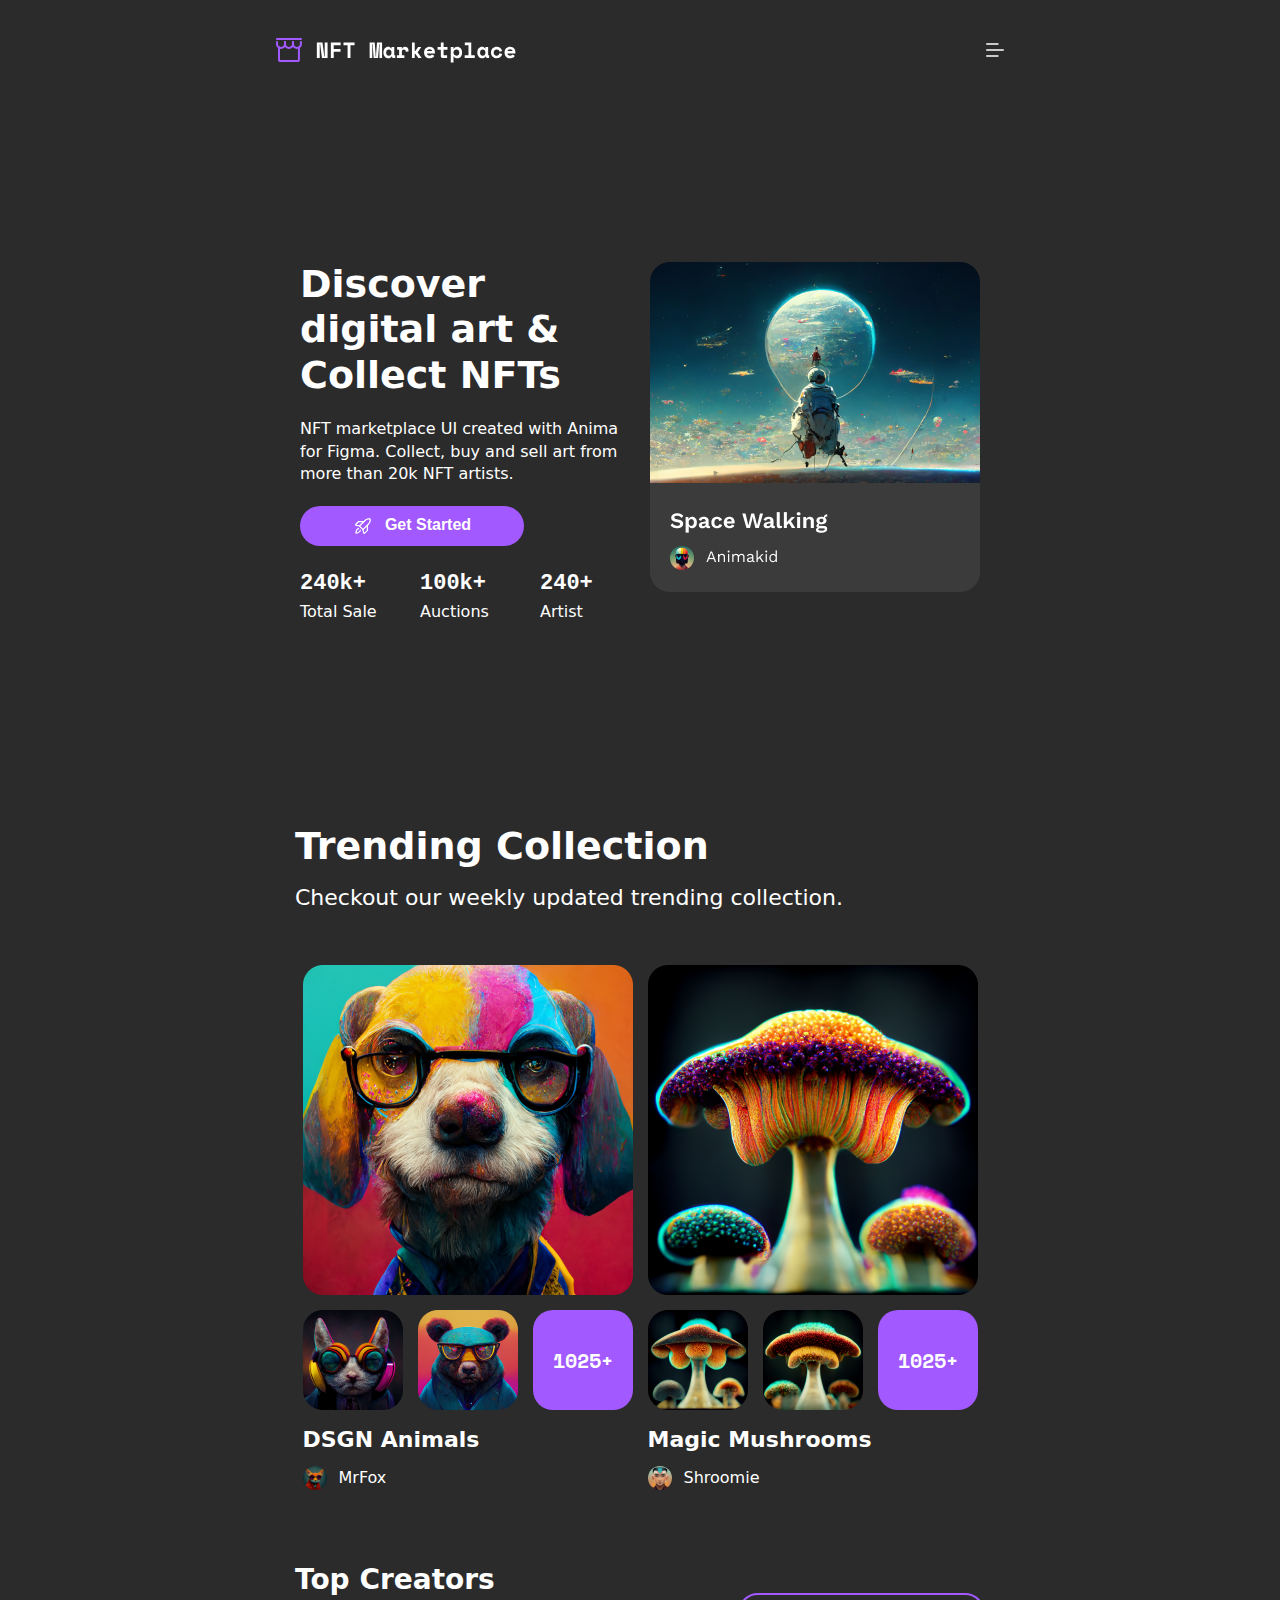
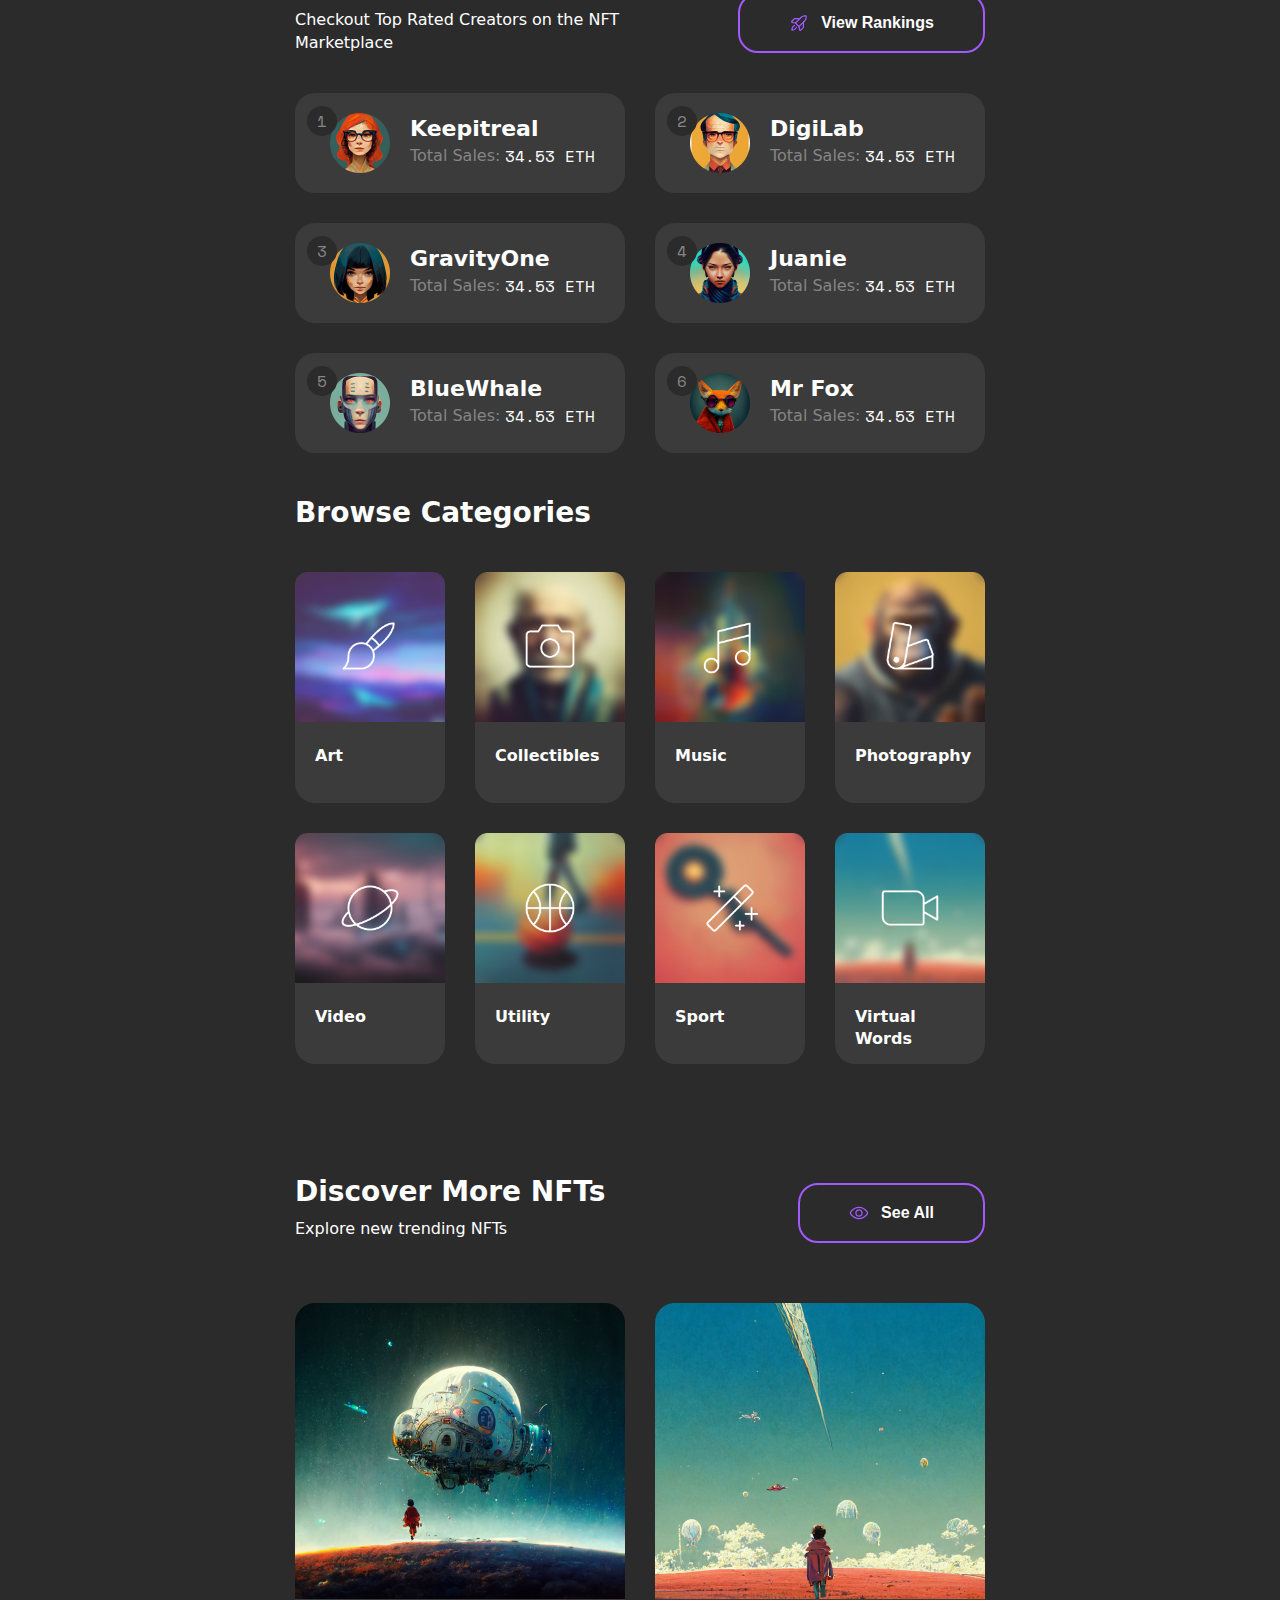
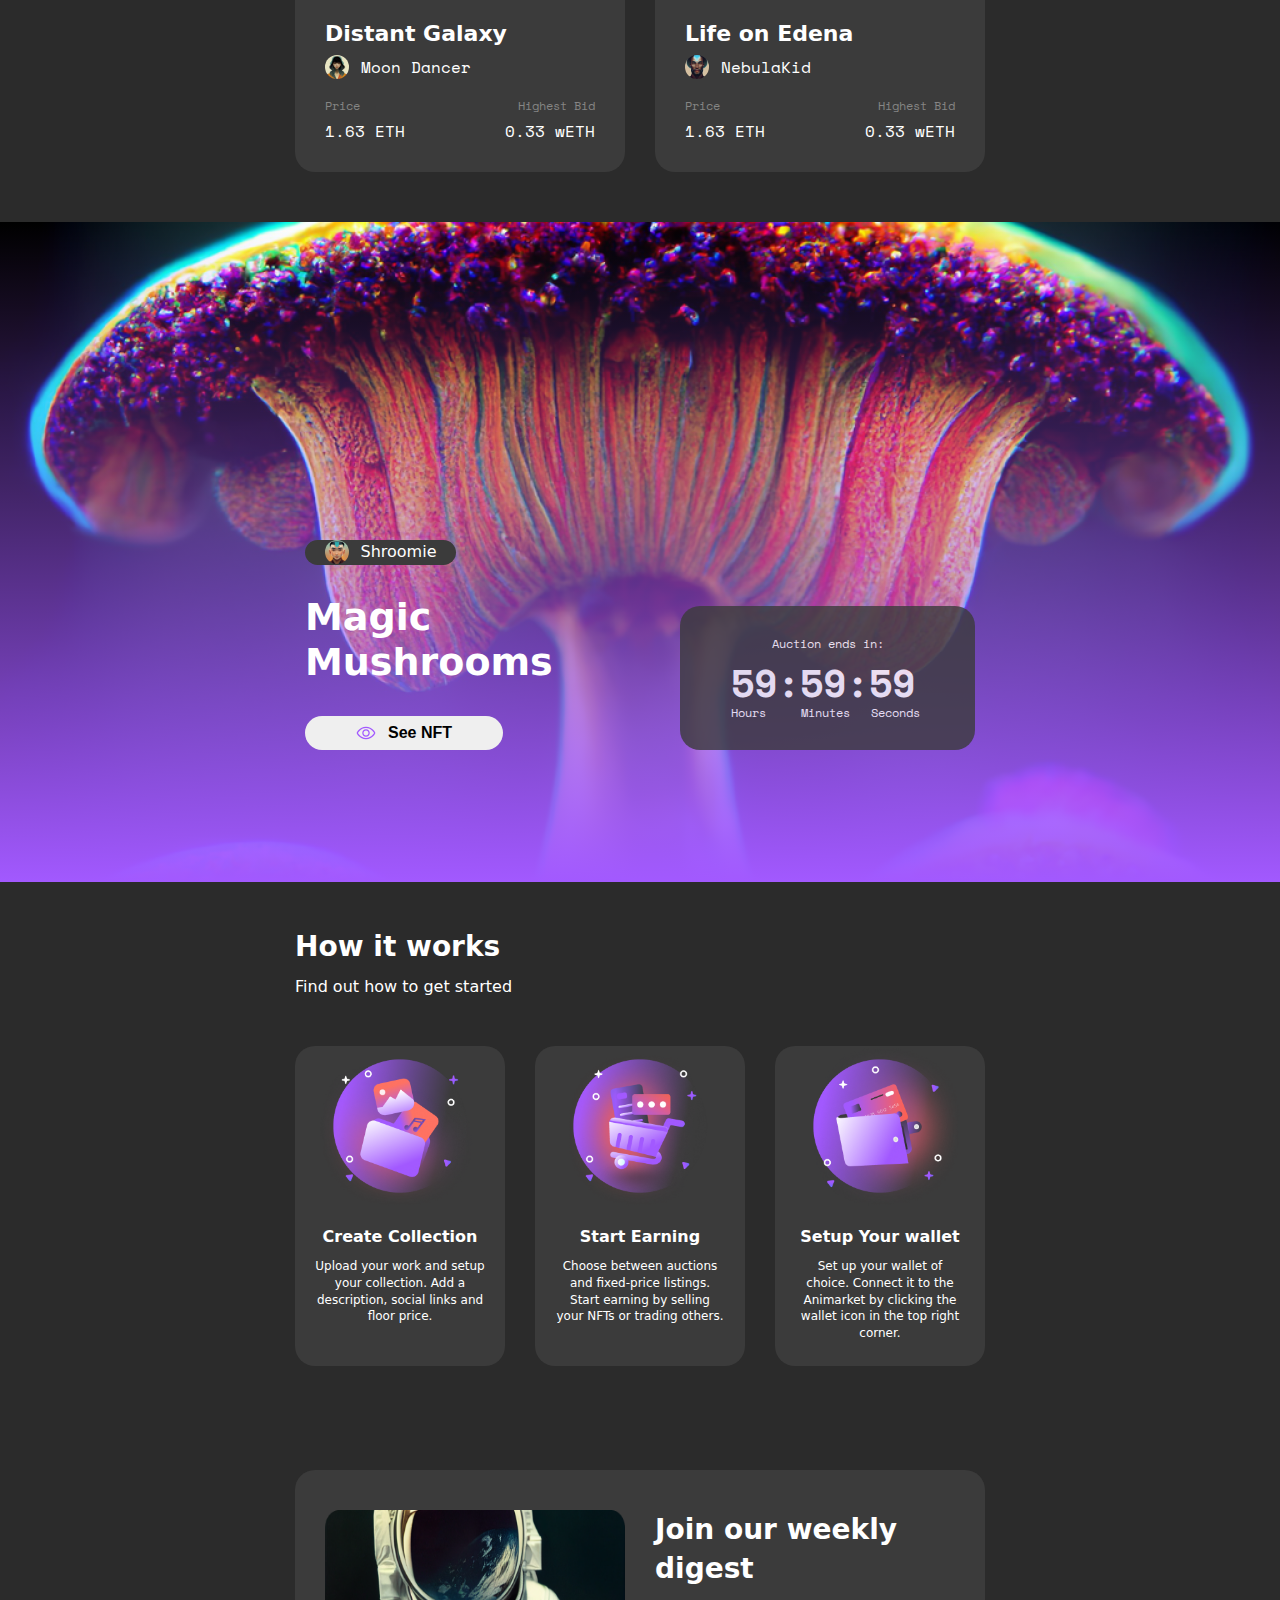
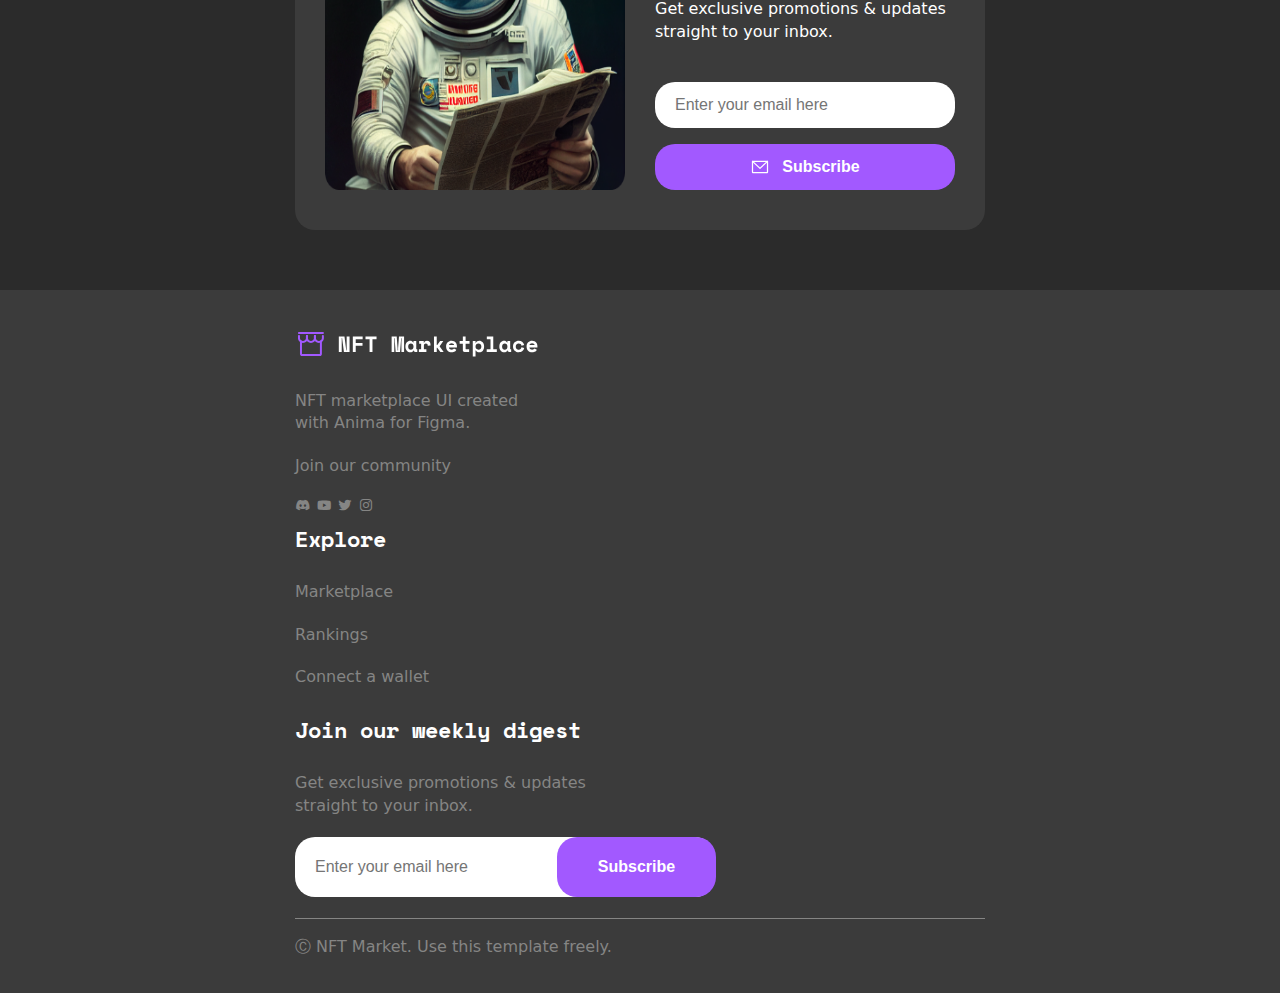
<file: index.html>
<!DOCTYPE html>
<html lang="en">
  <head>
    <meta charset="UTF-8" />
    <meta http-equiv="X-UA-Compatible" content="IE=edge" />
    <meta name="viewport" content="width=device-width, initial-scale=1.0" />
    <title>NFT Marketplace</title>
    <link
      rel="shortcut icon"
      type="image/x-icon"
      href="./assets/store_logo.svg"
    />
    <link rel="stylesheet" href="../main.css" />
    <link rel="preconnect" href="https://fonts.googleapis.com" />
    <link rel="preconnect" href="https://fonts.gstatic.com" crossorigin />
    <link
      href="https://fonts.googleapis.com/css2?family=Lato:ital,wght@0,100;0,300;0,400;0,700;0,900;1,100;1,300;1,400;1,700;1,900&display=swap"
      rel="stylesheet"
    />
    <link rel="preconnect" href="https://fonts.googleapis.com" />
    <link rel="preconnect" href="https://fonts.gstatic.com" crossorigin />
    <link
      href="https://fonts.googleapis.com/css2?family=Space+Mono:ital,wght@0,400;0,700;1,400;1,700&display=swap"
      rel="stylesheet"
    />
    <link
      rel="stylesheet"
      href="https://cdnjs.cloudflare.com/ajax/libs/font-awesome/6.4.0/css/all.min.css"
      integrity="sha512-iecdLmaskl7CVkqkXNQ/ZH/XLlvWZOJyj7Yy7tcenmpD1ypASozpmT/E0iPtmFIB46ZmdtAc9eNBvH0H/ZpiBw=="
      crossorigin="anonymous"
      referrerpolicy="no-referrer"
    />
    <link
      href="https://unpkg.com/boxicons@2.1.1/css/boxicons.min.css"
      rel="stylesheet"
    />
  </head>
  <body>
    <nav>
      <img
        onclick="location.href='./index.html'"
        id="page_logo"
        src="../assets/nft_marketplace_logo.svg"
        alt="NFT Marketplace Logo"
      />
      <div id="nav" class="nav_menu">
        <a href="./marketplace.html">Marketplace</a>
        <a href="./top_creators.html">Rankings</a>
        <a href="#">Connect a wallet</a>
        <div id="user_button">
          <button id="sign_up">
            <img src="../assets/user_logo_button.svg" alt="User" />
            <a href="./create_account.html">Sign Up</a>
          </button>
        </div>
      </div>
      <div id="sidebar">
        <img
          id="burger_menu"
          src="../assets/burger_menu_nav.svg"
          alt="Burger"
        />
        <div id="dropdown">
          <a href="./marketplace.html">Marketplace</a>
          <a href="./top_creators.html">Rankings</a>
          <a href="#">Connect a wallet</a>
          <div id="dropdown_user_button">
            <button id="dropdown_sign_up">
              <img src="../assets/account_user_icon.svg" alt="User" />
              <a href="./create_account.html">Sign Up</a>
            </button>
          </div>
          <i id="closeBtn" class="bx bx-chevron-right"></i>
        </div>
      </div>
    </nav>
    <section id="hero_section">
      <div id="hero_section_container">
        <div id="hero_left">
          <div id="headline">
            <h1>Discover digital art & Collect NFTs</h1>
            <p>
              NFT marketplace UI created with Anima for Figma. Collect, buy and
              sell art from more than 20k NFT artists.
            </p>
          </div>
          <button>
            <img src="../assets/rocket_icon_hero.svg" alt="Rocket Icon" />
            <p>Get Started</p>
          </button>
          <div id="additional_info">
            <div class="info">
              <h1>240k+</h1>
              <p>Total Sale</p>
            </div>
            <div class="info">
              <h1>100k+</h1>
              <p>Auctions</p>
            </div>
            <div class="info">
              <h1>240+</h1>
              <p>Artist</p>
            </div>
          </div>
        </div>
        <div class="container" id="hero_right">
          <img class="card" src="../assets/highlighted_NFT.png" alt="NFT" />
          <img src="../assets/highlighted_NFT(330px).png" alt="NFT" />
          <img src="../assets/highlighted_NFT(315px).png" alt="NFT" />
        </div>
      </div>
    </section>
    <section id="trending_collection">
      <div id="trending_headline">
        <h1>Trending Collection</h1>
        <p>Checkout our weekly updated trending collection.</p>
      </div>
      <div id="collection_card_row">
        <div class="row">
          <div class="cards_row">
            <img
              src="../assets/primary_trending_collection.png"
              alt="Primary Photo"
            />
            <div class="cards_row_bottom">
              <img
                src="../assets/secondary_trending_collection_1.png"
                alt="Secondary Photo"
              />
              <img src="../assets/secondary_trending_collection_2.png" alt="" />
              <button>1025+</button>
            </div>
            <div class="texts_trending_collection">
              <h1>DSGN Animals</h1>
              <div>
                <img src="../assets/avatar1.svg" alt="Avatar" />
                <p>MrFox</p>
              </div>
            </div>
          </div>
          <div class="cards_row">
            <img
              src="../assets/primary_trending_collection_2.png"
              alt="Primary Photo"
            />
            <div class="cards_row_bottom">
              <img
                src="../assets/secondary_trending_collection_3.png"
                alt="Secondary Photo"
              />
              <img src="../assets/secondary_trending_collection_4.png" alt="" />
              <button>1025+</button>
            </div>
            <div class="texts_trending_collection">
              <h1>Magic Mushrooms</h1>
              <div>
                <img src="../assets/avatar2.svg" alt="Avatar" />
                <p>Shroomie</p>
              </div>
            </div>
          </div>
          <div class="cards_row">
            <img
              src="../assets/primary_trending_collection_3.png"
              alt="Primary Photo"
            />
            <div class="cards_row_bottom">
              <img
                src="../assets/secondary_trending_collection_5.png"
                alt="Secondary Photo"
              />
              <img src="../assets/secondary_trending_collection_6.png" alt="" />
              <button>1025+</button>
            </div>
            <div class="texts_trending_collection">
              <h1>Disco Machines</h1>
              <div>
                <img src="../assets/avatar3.svg" alt="Avatar" />
                <p>BeKind2Robots</p>
              </div>
            </div>
          </div>
        </div>
      </div>
    </section>
    <section id="top_creators">
      <div id="top_creators_headline">
        <div>
          <h1>Top Creators</h1>
          <p>Checkout Top Rated Creators on the NFT Marketplace</p>
        </div>
        <button onclick="location.href='./top_creators.html'">
          <img src="../assets/rocket_icon_ranking.svg" alt="Rocket Icon" />
          <img src="../assets/rocket_icon_hero.svg" alt="Rocket Icon" />
          <p>View Rankings</p>
        </button>
      </div>
      <div id="top_creators_bottom">
        <div class="rows">
          <div
            class="creator_card"
            onclick="location.href='./artist_page.html'"
          >
            <span>1</span>
            <img src="../assets/creator1.png" alt="Creator1" />
            <div class="row_bottom">
              <a href="./artist_page.html">Keepitreal</a>
              <p>Total Sales: <span>34.53 ETH</span></p>
            </div>
          </div>
          <div
            class="creator_card"
            onclick="location.href='./artist_page.html'"
          >
            <span>2</span>
            <img src="../assets/creator2.png" alt="Creator1" />
            <div class="row_bottom">
              <a href="./artist_page.html">DigiLab</a>
              <p>Total Sales: <span>34.53 ETH</span></p>
            </div>
          </div>
          <div
            class="creator_card"
            onclick="location.href='./artist_page.html'"
          >
            <span>3</span>
            <img src="../assets/creator3.png" alt="Creator1" />
            <div class="row_bottom">
              <a href="./artist_page.html">GravityOne</a>
              <p>Total Sales: <span>34.53 ETH</span></p>
            </div>
          </div>
          <div
            class="creator_card"
            onclick="location.href='./artist_page.html'"
          >
            <span>4</span>
            <img src="../assets/creator4.png" alt="Creator1" />
            <div class="row_bottom">
              <a href="./artist_page.html">Juanie</a>
              <p>Total Sales: <span>34.53 ETH</span></p>
            </div>
          </div>
        </div>
        <div class="rows">
          <div
            class="creator_card"
            onclick="location.href='./artist_page.html'"
          >
            <span>5</span>
            <img src="../assets/creator5.png" alt="Creator1" />
            <div class="row_bottom">
              <a href="./artist_page.html">BlueWhale</a>
              <p>Total Sales: <span>34.53 ETH</span></p>
            </div>
          </div>
          <div
            class="creator_card"
            onclick="location.href='./artist_page.html'"
          >
            <span>6</span>
            <img src="../assets/creator6.png" alt="Creator1" />
            <div class="row_bottom">
              <a href="./artist_page.html">Mr Fox</a>
              <p>Total Sales: <span>34.53 ETH</span></p>
            </div>
          </div>
          <div
            class="creator_card"
            onclick="location.href='./artist_page.html'"
          >
            <span>7</span>
            <img src="../assets/creator7.png" alt="Creator1" />
            <div class="row_bottom">
              <a href="./artist_page.html">Shroomie</a>
              <p>Total Sales: <span>34.53 ETH</span></p>
            </div>
          </div>
          <div
            class="creator_card"
            onclick="location.href='./artist_page.html'"
          >
            <span>8</span>
            <img src="../assets/creator8.png" alt="Creator1" />
            <div class="row_bottom">
              <a href="./artist_page.html">Robotica</a>
              <p>Total Sales: <span>34.53 ETH</span></p>
            </div>
          </div>
        </div>
        <div class="rows">
          <div
            class="creator_card"
            onclick="location.href='./artist_page.html'"
          >
            <span>9</span>
            <img src="../assets/creator9.png" alt="Creator1" />
            <div class="row_bottom">
              <a href="./artist_page.html">RustyRobot</a>
              <p>Total Sales: <span>34.53 ETH</span></p>
            </div>
          </div>
          <div
            class="creator_card"
            onclick="location.href='./artist_page.html'"
          >
            <span>10</span>
            <img src="../assets/creator10.png" alt="Creator1" />
            <div class="row_bottom">
              <a href="./artist_page.html">AnimaKid</a>
              <p>Total Sales: <span>34.53 ETH</span></p>
            </div>
          </div>
          <div
            class="creator_card"
            onclick="location.href='./artist_page.html'"
          >
            <span>11</span>
            <img src="../assets/creator11.png" alt="Creator1" />
            <div class="row_bottom">
              <a href="./artist_page.html">Dotgu</a>
              <p>Total Sales: <span>34.53 ETH</span></p>
            </div>
          </div>
          <div
            class="creator_card"
            onclick="location.href='./artist_page.html'"
          >
            <span>12</span>
            <img src="../assets/creator12.png" alt="Creator1" />
            <div class="row_bottom">
              <a href="./artist_page.html">Ghiblier</a>
              <p>Total Sales: <span>34.53 ETH</span></p>
            </div>
          </div>
        </div>
      </div>
    </section>
    <section id="browse_categories">
      <div id="browse_categories_headline">
        <h1>Browse Categories</h1>
      </div>
      <div id="browse_categories_bottom">
        <div class="browse_categories_row">
          <div class="category_card">
            <div class="category_images">
              <img src="../assets/category_icon1.png" alt="Category Icon" />
            </div>
            <p>Art</p>
          </div>
          <div class="category_card">
            <div class="category_images">
              <img src="../assets/category_icon2.png" alt="Category Icon" />
            </div>
            <p>Collectibles</p>
          </div>
          <div class="category_card">
            <div class="category_images">
              <img src="../assets/category_icon3.png" alt="Category Icon" />
            </div>
            <p>Music</p>
          </div>
          <div class="category_card">
            <div class="category_images">
              <img src="../assets/category_icon4.png" alt="Category Icon" />
            </div>
            <p>Photography</p>
          </div>
        </div>
        <div class="browse_categories_row">
          <div class="category_card">
            <div class="category_images">
              <img src="../assets/category_icon5.png" alt="Category Icon" />
            </div>
            <p>Video</p>
          </div>
          <div class="category_card">
            <div class="category_images">
              <img src="../assets/category_icon6.png" alt="Category Icon" />
            </div>
            <p>Utility</p>
          </div>
          <div class="category_card">
            <div class="category_images">
              <img src="../assets/category_icon7.png" alt="Category Icon" />
            </div>
            <p>Sport</p>
          </div>
          <div class="category_card">
            <div class="category_images">
              <img src="../assets/category_icon8.png" alt="Category Icon" />
            </div>
            <p>Virtual Words</p>
          </div>
        </div>
      </div>
    </section>
    <section id="discover_more_nft">
      <div id="discover_headline">
        <div>
          <h1>Discover More NFTs</h1>
          <p>Explore new trending NFTs</p>
        </div>
        <button>
          <img src="../assets/eye_icon_discover.svg" alt="Rocket Icon" />
          <p>See All</p>
        </button>
      </div>
      <div id="discover_bottom">
        <div class="discover_card">
          <img src="../assets/artist_icon1.png" alt="Artist Icon" />
          <div class="artist_info">
            <h1>Distant Galaxy</h1>
            <div class="artist_info_bottom">
              <img
                src="../assets/artist_mini_icon1.svg"
                alt="Artist Mini Icon"
              />
              <p>Moon Dancer</p>
            </div>
          </div>
          <div class="artist_additional_info">
            <div class="artist_left">
              <h4>Price</h4>
              <p>1.63 ETH</p>
            </div>
            <div class="artist_right">
              <h4>Highest Bid</h4>
              <p>0.33 wETH</p>
            </div>
          </div>
        </div>
        <div class="discover_card">
          <img src="../assets/artist_icon2.png" alt="Artist Icon" />
          <div class="artist_info">
            <h1>Life on Edena</h1>
            <div class="artist_info_bottom">
              <img
                src="../assets/artist_mini_icon2.svg"
                alt="Artist Mini Icon"
              />
              <p>NebulaKid</p>
            </div>
          </div>
          <div class="artist_additional_info">
            <div class="artist_left">
              <h4>Price</h4>
              <p>1.63 ETH</p>
            </div>
            <div class="artist_right">
              <h4>Highest Bid</h4>
              <p>0.33 wETH</p>
            </div>
          </div>
        </div>
        <div class="discover_card">
          <img src="../assets/artist_icon3.png" alt="Artist Icon" />
          <div class="artist_info">
            <h1>AstroFiction</h1>
            <div class="artist_info_bottom">
              <img
                src="../assets/artist_mini_icon3.svg"
                alt="Artist Mini Icon"
              />
              <p>Spaceone</p>
            </div>
          </div>
          <div class="artist_additional_info">
            <div class="artist_left">
              <h4>Price</h4>
              <p>1.63 ETH</p>
            </div>
            <div class="artist_right">
              <h4>Highest Bid</h4>
              <p>0.33 wETH</p>
            </div>
          </div>
        </div>
      </div>
    </section>
    <section id="magic_mushrooms">
      <div id="gradient"></div>
      <img src="../assets/mushroom_image.png" alt="Mushroom" />
      <div id="nft_info">
        <div id="info_left">
          <div>
            <img src="../assets/avatar2.svg" alt="Avatar" />
            <p>Shroomie</p>
          </div>
          <p>Magic Mushrooms</p>
          <button>
            <img src="../assets/eye_icon_mushroom.svg" alt="Eye Icon" />
            <a href="#">See NFT</a>
          </button>
        </div>
        <div id="info_right">
          <p>Auction ends in:</p>
          <div id="clock">
            <p id="timer">59:59:59</p>
            <div>
              <p>Hours</p>
              <p>Minutes</p>
              <p>Seconds</p>
            </div>
          </div>
        </div>
      </div>
    </section>
    <section id="how_it_works">
      <div id="hiw_top">
        <h1>How it works</h1>
        <p>Find out how to get started</p>
      </div>
      <div id="hiw_bottom">
        <div class="hiw_card">
          <img src="../assets/hiw_image2.png" alt="Image" />
          <div class="hiw_texts">
            <h1>Create Collection</h1>
            <p>
              Upload your work and setup your collection. Add a description,
              social links and floor price.
            </p>
          </div>
        </div>
        <div class="hiw_card">
          <img src="../assets/hiw_image3.png" alt="Image" />
          <div class="hiw_texts">
            <h1>Start Earning</h1>
            <p>
              Choose between auctions and fixed-price listings. Start earning by
              selling your NFTs or trading others.
            </p>
          </div>
        </div>
        <div class="hiw_card">
          <img src="../assets/hiw_image1.png" alt="Image" />
          <div class="hiw_texts">
            <h1>Setup Your wallet</h1>
            <p>
              Set up your wallet of choice. Connect it to the Animarket by
              clicking the wallet icon in the top right corner.
            </p>
          </div>
        </div>
      </div>
    </section>
    <section id="join_our_weekly_digest">
      <div id="jowd_card">
        <img src="../assets/jowd_image.png" alt="Image" />
        <div id="jowd_right">
          <div id="jowd_headline">
            <h1>Join our weekly digest</h1>
            <p>Get exclusive promotions & updates straight to your inbox.</p>
          </div>
          <div id="jowd_bottom">
            <input type="text" placeholder="Enter your email here" />
            <button id="jowd_btn">
              <img src="../assets/envelope_jowd.svg" alt="Envelope" />
              <a href="#">Subscribe</a>
            </button>
          </div>
        </div>
      </div>
    </section>
    <div id="toast">
      <i class="bx bx-check"></i>
      <div>
        <p>Succes</p>
        <p>Your changes has been saved</p>
      </div>
      <i id="close_toast" class="bx bx-x"></i>
    </div>

    <footer>
      <div id="footer_top">
        <div id="footer_row1">
          <img src="../assets/nft_marketplace_logo.svg" alt="NFT Marketplace" />
          <div id="row1_bottom">
            <p>NFT marketplace UI created with Anima for Figma.</p>
            <p>Join our community</p>
            <div id="footer_icons">
              <i class="bx bxl-discord-alt"></i>
              <i class="bx bxl-youtube"></i>
              <i class="bx bxl-twitter"></i>
              <i class="bx bxl-instagram"></i>
            </div>
          </div>
        </div>
        <div id="footer_row2">
          <a href="#">Explore</a>
          <div>
            <a href="#">Marketplace</a>
            <a href="#">Rankings</a>
            <a href="#">Connect a wallet</a>
          </div>
        </div>
        <div id="footer_row3">
          <p>Join our weekly digest</p>
          <div>
            <p>Get exclusive promotions & updates straight to your inbox.</p>
            <div class="fill_input">
              <input type="text" placeholder="Enter your email here" />
              <button id="subscribe_footer">Subscribe</button>
            </div>
          </div>
        </div>
      </div>
      <div id="footer_bottom">
        <span></span>
        <p>Ⓒ NFT Market. Use this template freely.</p>
      </div>
    </footer>
    <script src="../Javascript Files/home_page.js"></script>
  </body>
</html>
</file>
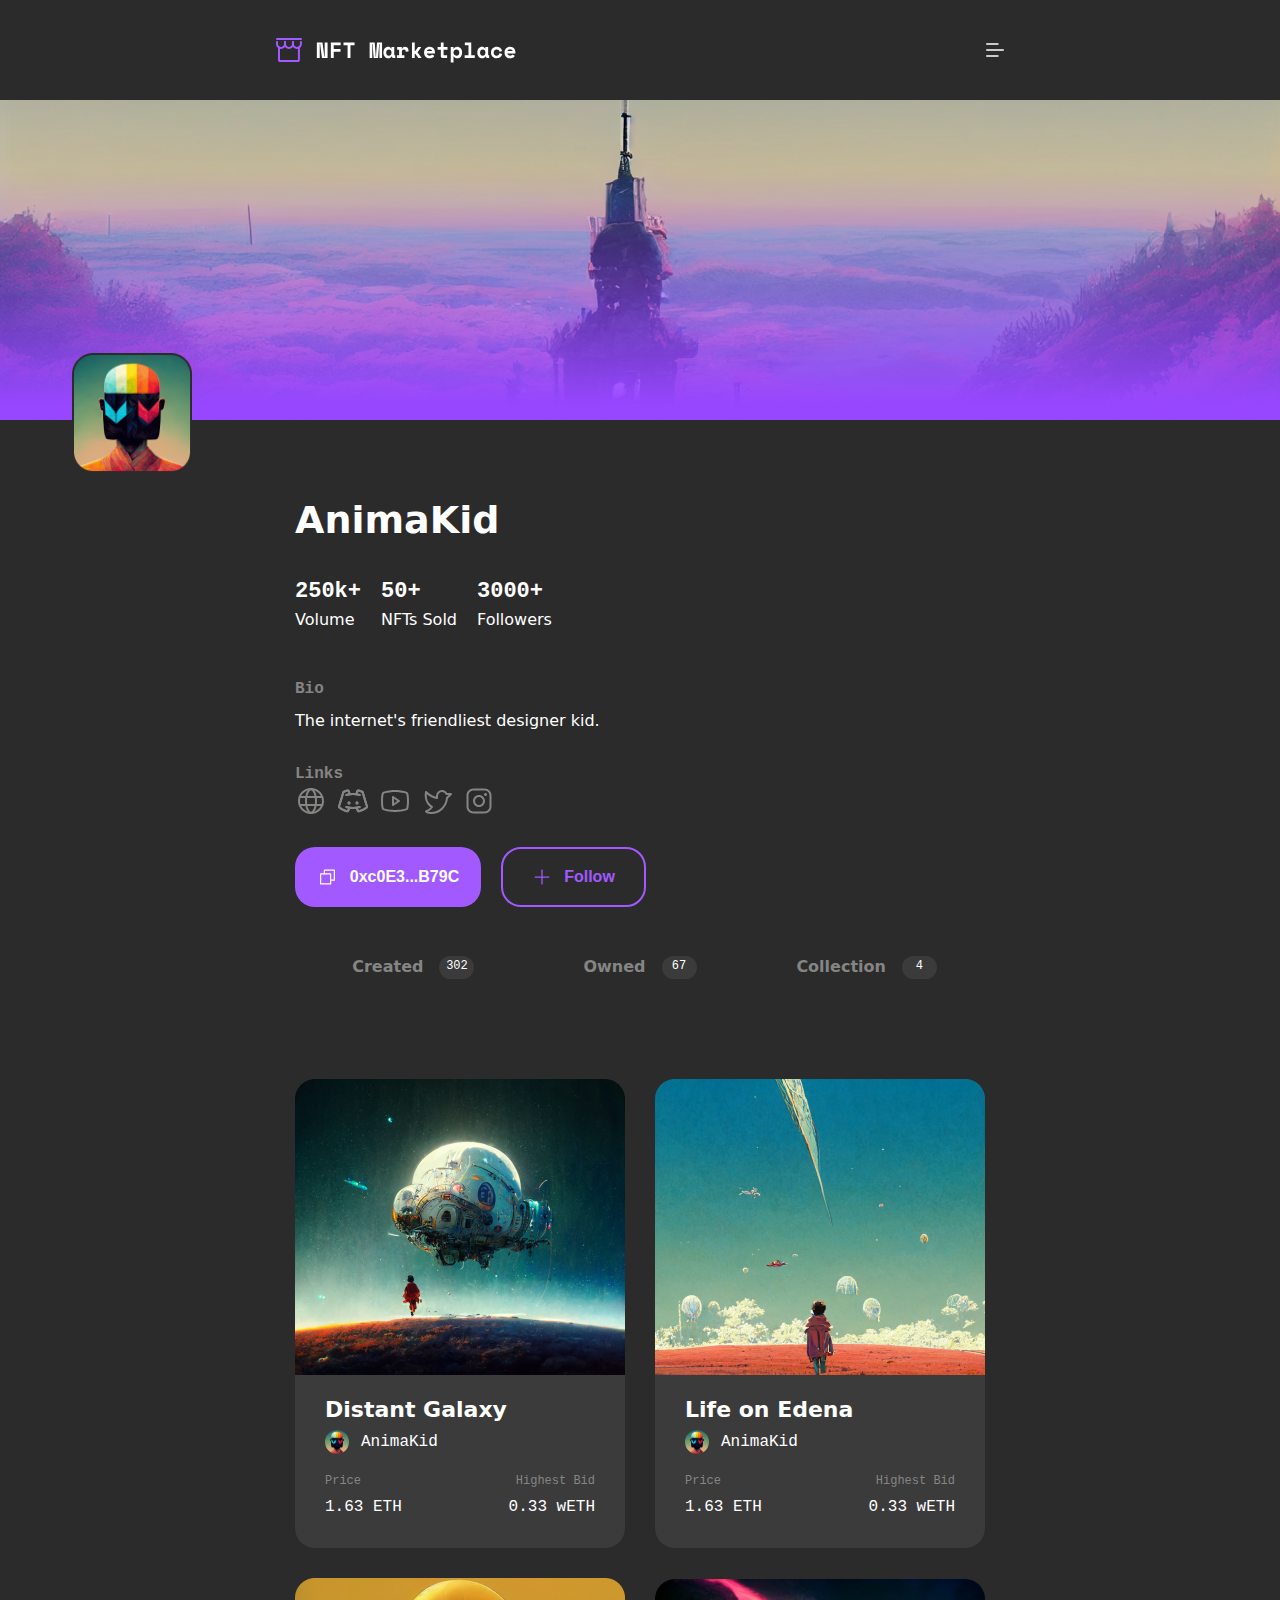
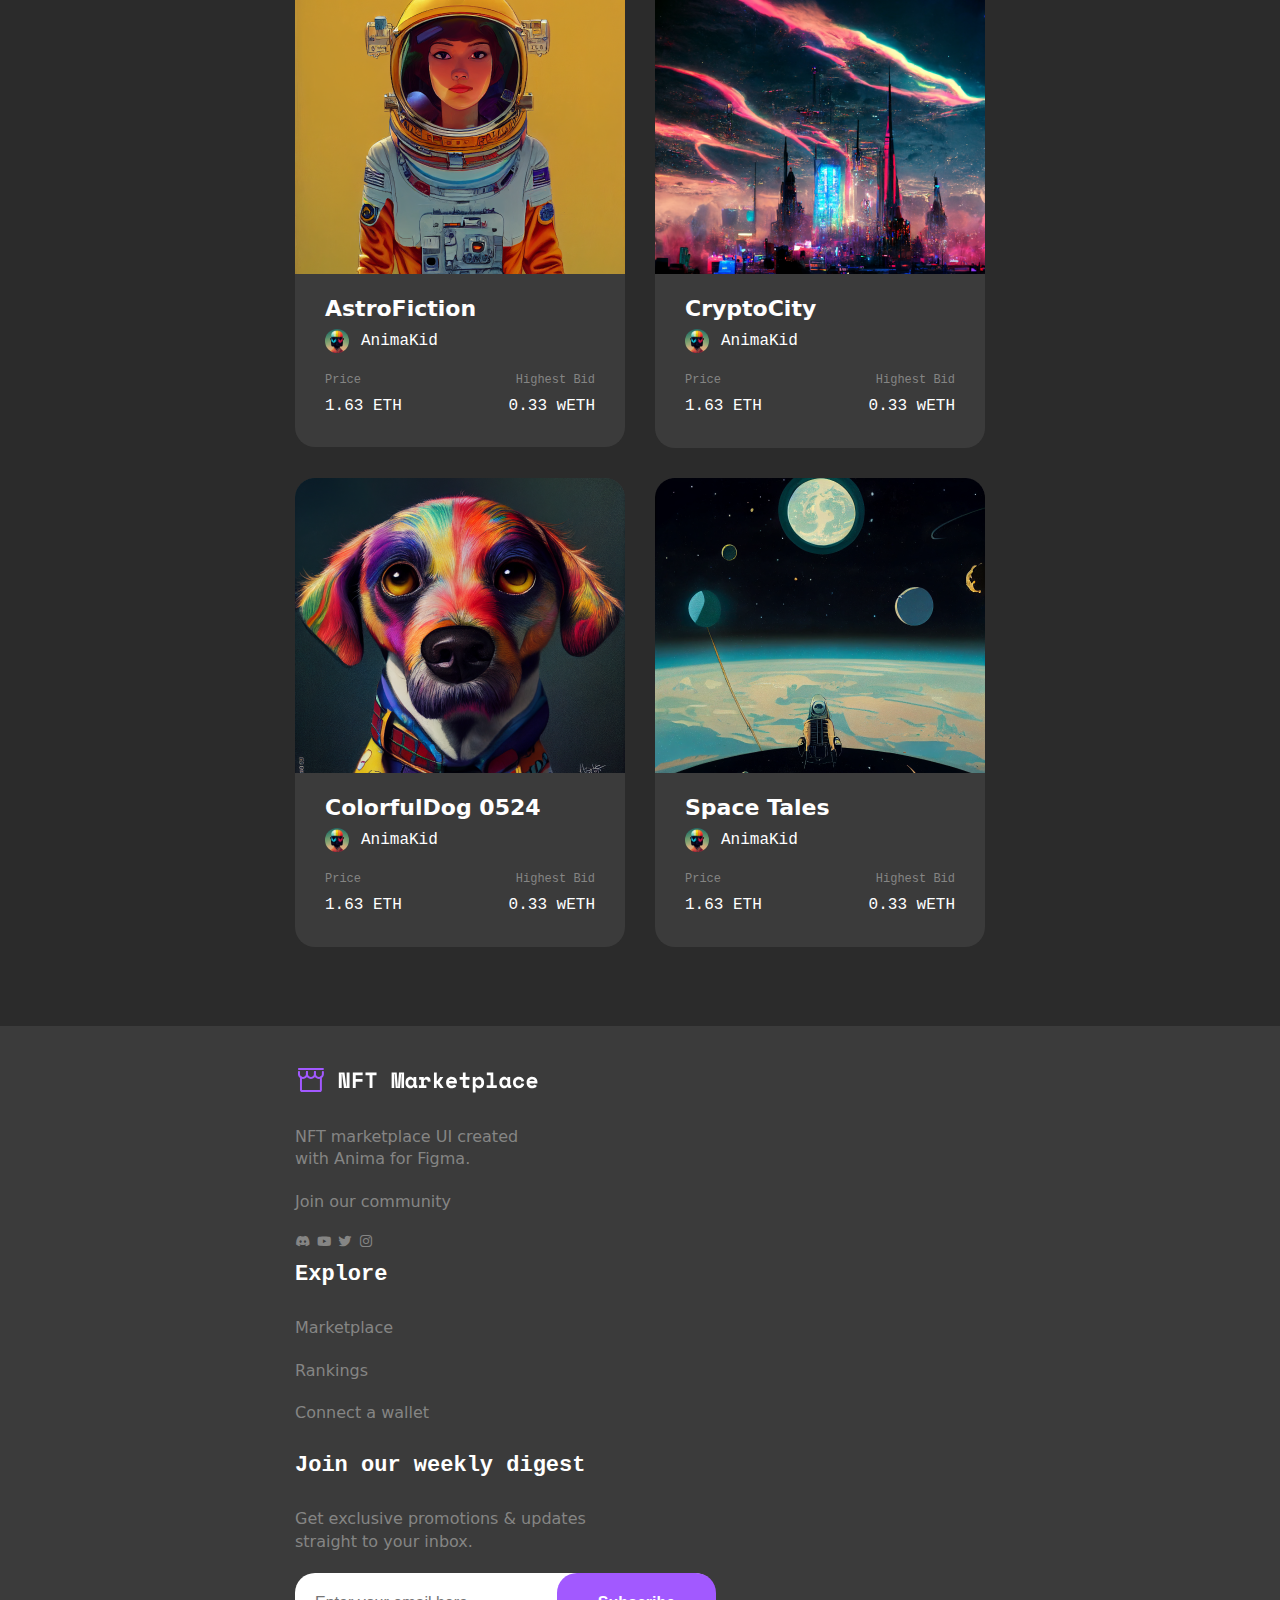
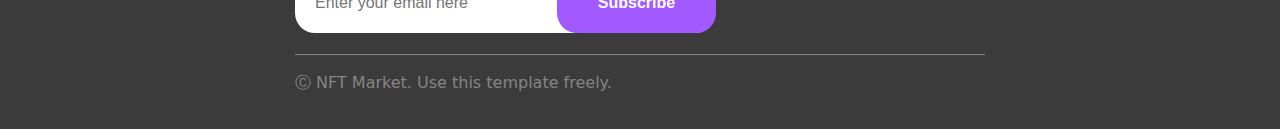
<file: artist_page.html>
<!DOCTYPE html>
<html lang="en">
  <head>
    <meta charset="UTF-8" />
    <meta http-equiv="X-UA-Compatible" content="IE=edge" />
    <meta name="viewport" content="width=device-width, initial-scale=1.0" />
    <link
      rel="shortcut icon"
      type="image/x-icon"
      href="./assets/store_logo.svg"
    />
    <title>Artist Page</title>
    <link rel="stylesheet" href="../main.css" />
    <link
      href="https://unpkg.com/boxicons@2.1.1/css/boxicons.min.css"
      rel="stylesheet"
    />
  </head>
  <body>
    <nav>
      <img
        onclick="location.href='./index.html'"
        id="page_logo"
        src="../assets/nft_marketplace_logo.svg"
        alt="NFT Marketplace Logo"
      />
      <div id="nav" class="nav_menu">
        <a href="./marketplace.html">Marketplace</a>
        <a href="./top_creators.html">Rankings</a>
        <a href="#">Connect a wallet</a>
        <div id="user_button">
          <button id="sign_up">
            <img src="../assets/user_logo_button.svg" alt="User" />
            <a href="./create_account.html">Sign Up</a>
          </button>
        </div>
      </div>
      <div id="sidebar">
        <img
          id="burger_menu"
          src="../assets/burger_menu_nav.svg"
          alt="Burger"
        />
        <div id="dropdown">
          <a href="./marketplace.html">Marketplace</a>
          <a href="./top_creators.html">Rankings</a>
          <a href="#">Connect a wallet</a>
          <div id="dropdown_user_button">
            <button id="dropdown_sign_up">
              <img src="../assets/account_user_icon.svg" alt="User" />
              <a href="./create_account.html">Sign Up</a>
            </button>
          </div>
          <i id="closeBtn" class="bx bx-chevron-right"></i>
        </div>
      </div>
    </nav>
    <section id="cover">
      <img src="../assets/cover.png" alt="Cover Image" />
      <img src="../assets/cover_avatar.png" alt="Avatar" />
    </section>
    <section id="anima_kid">
      <div id="anima_kid_container">
        <div id="anima_left">
          <div id="anima_row1">AnimaKid</div>
          <div id="anima_row2">
            <div class="row2_texts">
              <h1>250k+</h1>
              <p>Volume</p>
            </div>
            <div class="row2_texts">
              <h1>50+</h1>
              <p>NFTs Sold</p>
            </div>
            <div class="row2_texts">
              <h1>3000+</h1>
              <p>Followers</p>
            </div>
          </div>
          <div id="anima_row3">
            <h1>Bio</h1>
            <p>The internet's friendliest designer kid.</p>
          </div>
          <div id="anima_row4">
            <h1>Links</h1>
            <div id="anima_social">
              <img src="../assets/browser_icon.svg" alt="Browser" />
              <img src="../assets/discord_icon.svg" alt="Discord" />
              <img src="../assets/youtube_icon.svg" alt="Youtube" />
              <img src="../assets/twitter_icon.svg" alt="Twitter" />
              <img src="../assets/instagram_icon.svg" alt="Instagram" />
            </div>
          </div>
        </div>
        <div id="anima_right">
          <div id="anima_buttons">
            <button>
              <img src="../assets/copy_icon.svg" alt="Copy" />
              <a href="#">0xc0E3...B79C</a>
            </button>
            <button>
              <img src="../assets/plus_icon.svg" alt="Plus" />

              <a href="#">Follow</a>
            </button>
          </div>
        </div>
      </div>
    </section>
    <section id="anima_frame">
      <div id="frame_container">
        <div id="frame_row1" class="frame_row">
          <h1 id="row1_h1">Created</h1>
          <p id="row_p1">302</p>
        </div>
        <div id="frame_row2" class="frame_row">
          <h1 id="row2_h1">Owned</h1>
          <p id="row_p2">67</p>
        </div>
        <div id="frame_row3" class="frame_row">
          <h1 id="row3_h1">Collection</h1>
          <p id="row_p3">4</p>
        </div>
      </div>
    </section>
    <section id="anima_nft">
      <div class="anima_cards_row">
        <div class="anima_card">
          <img src="../assets/artist_icon1.png" alt="Artist Icon" />
          <div class="anima_info">
            <h1>Distant Galaxy</h1>
            <div class="anima_bottom">
              <img src="../assets/anima_kid_icon.svg" alt="Artist Mini Icon" />
              <p>AnimaKid</p>
            </div>
          </div>
          <div class="anima_additional">
            <div class="anima_left">
              <h4>Price</h4>
              <p>1.63 ETH</p>
            </div>
            <div class="anima_right">
              <h4>Highest Bid</h4>
              <p>0.33 wETH</p>
            </div>
          </div>
        </div>
        <div class="anima_card">
          <img src="../assets/artist_icon2.png" alt="Artist Icon" />
          <div class="anima_info">
            <h1>Life on Edena</h1>
            <div class="anima_bottom">
              <img src="../assets/anima_kid_icon.svg" alt="Artist Mini Icon" />
              <p>AnimaKid</p>
            </div>
          </div>
          <div class="anima_additional">
            <div class="anima_left">
              <h4>Price</h4>
              <p>1.63 ETH</p>
            </div>
            <div class="anima_right">
              <h4>Highest Bid</h4>
              <p>0.33 wETH</p>
            </div>
          </div>
        </div>
        <div class="anima_card">
          <img src="../assets/artist_icon3.png" alt="Artist Icon" />
          <div class="anima_info">
            <h1>AstroFiction</h1>
            <div class="anima_bottom">
              <img src="../assets/anima_kid_icon.svg" alt="Artist Mini Icon" />
              <p>AnimaKid</p>
            </div>
          </div>
          <div class="anima_additional">
            <div class="anima_left">
              <h4>Price</h4>
              <p>1.63 ETH</p>
            </div>
            <div class="anima_right">
              <h4>Highest Bid</h4>
              <p>0.33 wETH</p>
            </div>
          </div>
        </div>
      </div>
      <div class="anima_cards_row">
        <div class="anima_card">
          <img src="../assets/anima_card4.png" alt="Artist Icon" />
          <div class="anima_info">
            <h1>CryptoCity</h1>
            <div class="anima_bottom">
              <img src="../assets/anima_kid_icon.svg" alt="Artist Mini Icon" />
              <p>AnimaKid</p>
            </div>
          </div>
          <div class="anima_additional">
            <div class="anima_left">
              <h4>Price</h4>
              <p>1.63 ETH</p>
            </div>
            <div class="anima_right">
              <h4>Highest Bid</h4>
              <p>0.33 wETH</p>
            </div>
          </div>
        </div>
        <div class="anima_card">
          <img src="../assets/anima_card5.png" alt="Artist Icon" />
          <div class="anima_info">
            <h1>ColorfulDog 0524</h1>
            <div class="anima_bottom">
              <img src="../assets/anima_kid_icon.svg" alt="Artist Mini Icon" />
              <p>AnimaKid</p>
            </div>
          </div>
          <div class="anima_additional">
            <div class="anima_left">
              <h4>Price</h4>
              <p>1.63 ETH</p>
            </div>
            <div class="anima_right">
              <h4>Highest Bid</h4>
              <p>0.33 wETH</p>
            </div>
          </div>
        </div>
        <div class="anima_card">
          <img src="../assets/anima_card6.png" alt="Artist Icon" />
          <div class="anima_info">
            <h1>Space Tales</h1>
            <div class="anima_bottom">
              <img src="../assets/anima_kid_icon.svg" alt="Artist Mini Icon" />
              <p>AnimaKid</p>
            </div>
          </div>
          <div class="anima_additional">
            <div class="anima_left">
              <h4>Price</h4>
              <p>1.63 ETH</p>
            </div>
            <div class="anima_right">
              <h4>Highest Bid</h4>
              <p>0.33 wETH</p>
            </div>
          </div>
        </div>
      </div>
      <div class="anima_cards_row">
        <div class="anima_card">
          <img src="../assets/anima_card7.png" alt="Artist Icon" />
          <div class="anima_info">
            <h1>Cherry Blossom Girl 037</h1>
            <div class="anima_bottom">
              <img src="../assets/anima_kid_icon.svg" alt="Artist Mini Icon" />
              <p>AnimaKid</p>
            </div>
          </div>
          <div class="anima_additional">
            <div class="anima_left">
              <h4>Price</h4>
              <p>1.63 ETH</p>
            </div>
            <div class="anima_right">
              <h4>Highest Bid</h4>
              <p>0.33 wETH</p>
            </div>
          </div>
        </div>
        <div class="anima_card">
          <img src="../assets/anima_card8.png" alt="Artist Icon" />
          <div class="anima_info">
            <h1>Dancing Robots 0987</h1>
            <div class="anima_bottom">
              <img src="../assets/anima_kid_icon.svg" alt="Artist Mini Icon" />
              <p>AnimaKid</p>
            </div>
          </div>
          <div class="anima_additional">
            <div class="anima_left">
              <h4>Price</h4>
              <p>1.63 ETH</p>
            </div>
            <div class="anima_right">
              <h4>Highest Bid</h4>
              <p>0.33 wETH</p>
            </div>
          </div>
        </div>
        <div class="anima_card">
          <img src="../assets/anima_card9.png" alt="Artist Icon" />
          <div class="anima_info">
            <h1>IceCream Ape</h1>
            <div class="anima_bottom">
              <img src="../assets/anima_kid_icon.svg" alt="Artist Mini Icon" />
              <p>AnimaKid</p>
            </div>
          </div>
          <div class="anima_additional">
            <div class="anima_left">
              <h4>Price</h4>
              <p>1.63 ETH</p>
            </div>
            <div class="anima_right">
              <h4>Highest Bid</h4>
              <p>0.33 wETH</p>
            </div>
          </div>
        </div>
      </div>
    </section>
    <footer>
      <div id="footer_top">
        <div id="footer_row1">
          <img src="../assets/nft_marketplace_logo.svg" alt="NFT Marketplace" />
          <div id="row1_bottom">
            <p>NFT marketplace UI created with Anima for Figma.</p>
            <p>Join our community</p>
            <div id="footer_icons">
              <i class="bx bxl-discord-alt"></i>
              <i class="bx bxl-youtube"></i>
              <i class="bx bxl-twitter"></i>
              <i class="bx bxl-instagram"></i>
            </div>
          </div>
        </div>
        <div id="footer_row2">
          <a href="#">Explore</a>
          <div>
            <a href="#">Marketplace</a>
            <a href="#">Rankings</a>
            <a href="#">Connect a wallet</a>
          </div>
        </div>
        <div id="footer_row3">
          <p>Join our weekly digest</p>
          <div>
            <p>Get exclusive promotions & updates straight to your inbox.</p>
            <div class="fill_input">
              <input type="text" placeholder="Enter your email here" />
              <button>Subscribe</button>
            </div>
          </div>
        </div>
      </div>
      <div id="footer_bottom">
        <span></span>
        <p>Ⓒ NFT Market. Use this template freely.</p>
      </div>
    </footer>
    <script src="../Javascript Files/artist_page.js"></script>
  </body>
</html>
</file>
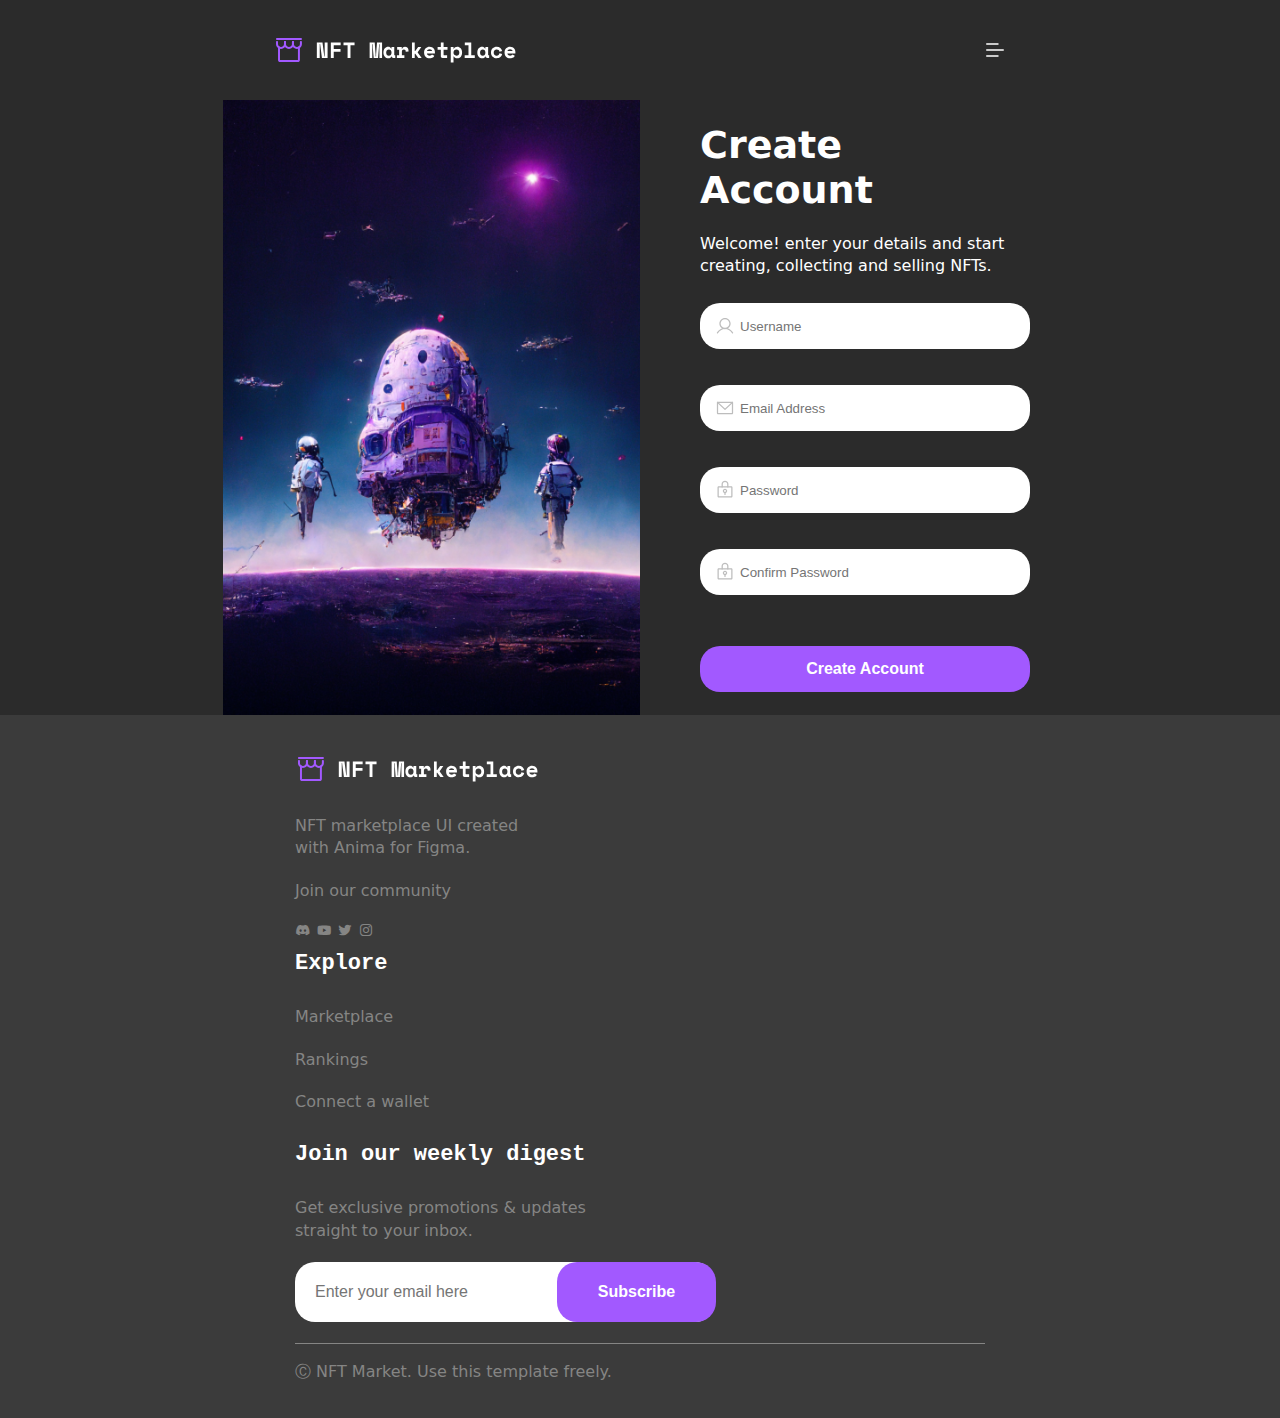
<file: create_account.html>
<!DOCTYPE html>
<html lang="en">
  <head>
    <meta charset="UTF-8" />
    <meta http-equiv="X-UA-Compatible" content="IE=edge" />
    <meta name="viewport" content="width=device-width, initial-scale=1.0" />
    <link
      rel="shortcut icon"
      type="image/x-icon"
      href="./assets/store_logo.svg"
    />
    <title>Sign Up</title>
    <link rel="stylesheet" href="../main.css" />
    <link
      href="https://unpkg.com/boxicons@2.1.1/css/boxicons.min.css"
      rel="stylesheet"
    />
  </head>
  <body>
    <nav>
      <img
        onclick="location.href='./index.html'"
        id="page_logo"
        src="../assets/nft_marketplace_logo.svg"
        alt="NFT Marketplace Logo"
      />
      <div id="nav" class="nav_menu">
        <a href="./marketplace.html">Marketplace</a>
        <a href="./top_creators.html">Rankings</a>
        <a href="#">Connect a wallet</a>
        <div id="user_button">
          <button id="sign_up">
            <img src="../assets/user_logo_button.svg" alt="User" />
            <a href="./create_account.html">Sign Up</a>
          </button>
        </div>
      </div>
      <div id="sidebar">
        <img
          id="burger_menu"
          src="../assets/burger_menu_nav.svg"
          alt="Burger"
        />
        <div id="dropdown">
          <a href="./marketplace.html">Marketplace</a>
          <a href="./top_creators.html">Rankings</a>
          <a href="#">Connect a wallet</a>
          <div id="dropdown_user_button">
            <button id="dropdown_sign_up">
              <img src="../assets/account_user_icon.svg" alt="User" />
              <a href="./create_account.html">Sign Up</a>
            </button>
          </div>
          <i id="closeBtn" class="bx bx-chevron-right"></i>
        </div>
      </div>
    </nav>
    <section id="create_account">
      <img
        src="../assets/create_account_image.png"
        alt="Create Account Image"
      />

      <div id="create_account_right">
        <div id="account_top">
          <h1>Create Account</h1>
          <p>
            Welcome! enter your details and start creating, collecting and
            selling NFTs.
          </p>
        </div>
        <div id="account_bottom">
          <div id="bottom_inputs">
            <div class="account_row">
              <input id="nameInput" type="text" placeholder="Username" />
              <img src="../assets/account_user_icon.svg" alt="User" />
              <p id="name_p">Please enter :</p>
            </div>
            <div class="account_row">
              <img src="../assets/account_envelope_icon.svg" alt="User" />
              <input id="emailInput" type="text" placeholder="Email Address" />
              <p id="email_p">Please enter email address:</p>
            </div>
            <div class="account_row">
              <img src="../assets/account_lock_icon.svg" alt="User" />
              <input id="passInput" type="text" placeholder="Password" />
              <p id="pass_p">Please enter password:</p>
            </div>
            <div class="account_row">
              <img src="../assets/account_lock_icon.svg" alt="User" />
              <input
                id="passConfirmInput"
                type="text"
                placeholder="Confirm Password"
              />
              <p id="confirm_p">Please confirm password:</p>
            </div>
          </div>
          <button>Create Account</button>
        </div>
      </div>
    </section>
    <footer>
      <div id="footer_top">
        <div id="footer_row1">
          <img src="../assets/nft_marketplace_logo.svg" alt="NFT Marketplace" />
          <div id="row1_bottom">
            <p>NFT marketplace UI created with Anima for Figma.</p>
            <p>Join our community</p>
            <div id="footer_icons">
              <i class="bx bxl-discord-alt"></i>
              <i class="bx bxl-youtube"></i>
              <i class="bx bxl-twitter"></i>
              <i class="bx bxl-instagram"></i>
            </div>
          </div>
        </div>
        <div id="footer_row2">
          <a href="#">Explore</a>
          <div>
            <a href="#">Marketplace</a>
            <a href="#">Rankings</a>
            <a href="#">Connect a wallet</a>
          </div>
        </div>
        <div id="footer_row3">
          <p>Join our weekly digest</p>
          <div>
            <p>Get exclusive promotions & updates straight to your inbox.</p>
            <div class="fill_input">
              <input type="text" placeholder="Enter your email here" />
              <button>Subscribe</button>
            </div>
          </div>
        </div>
      </div>
      <div id="footer_bottom">
        <span></span>
        <p>Ⓒ NFT Market. Use this template freely.</p>
      </div>
    </footer>
    <script src="../Javascript Files/create_account.js"></script>
  </body>
</html>
</file>
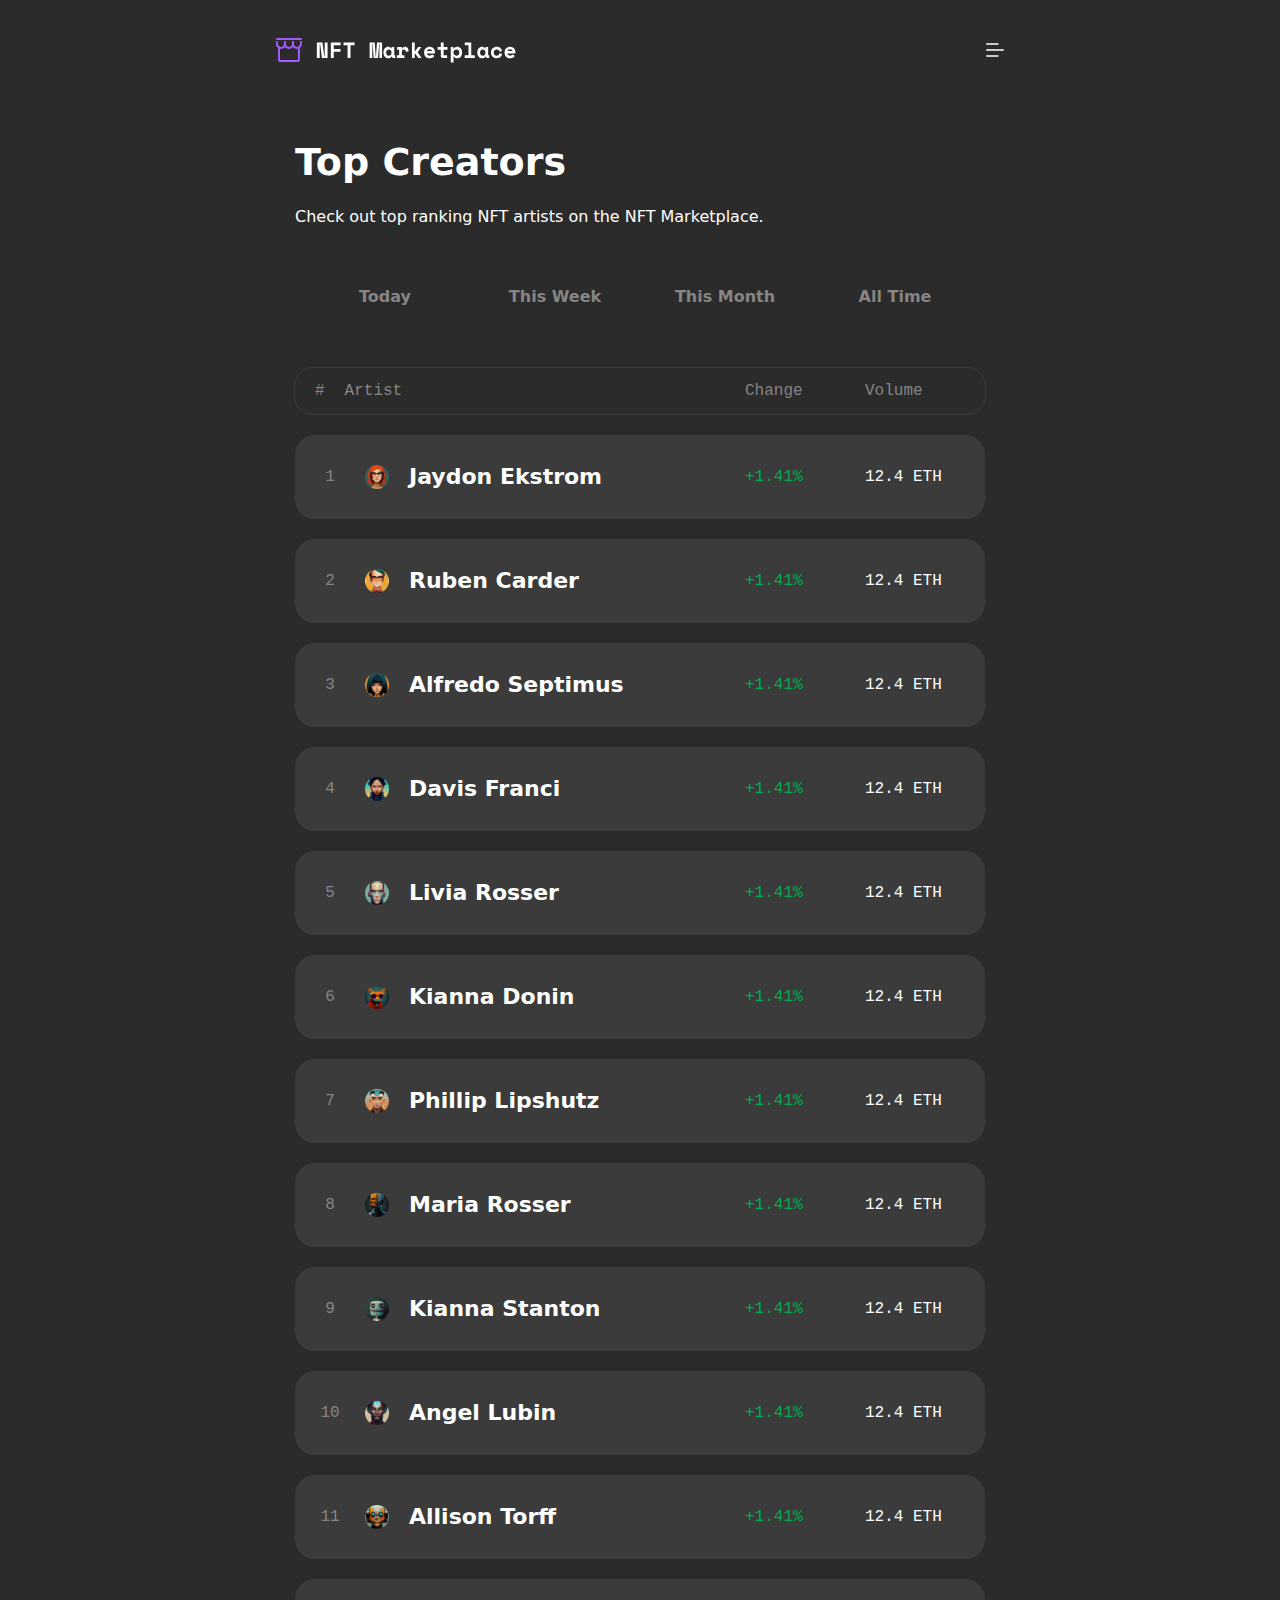
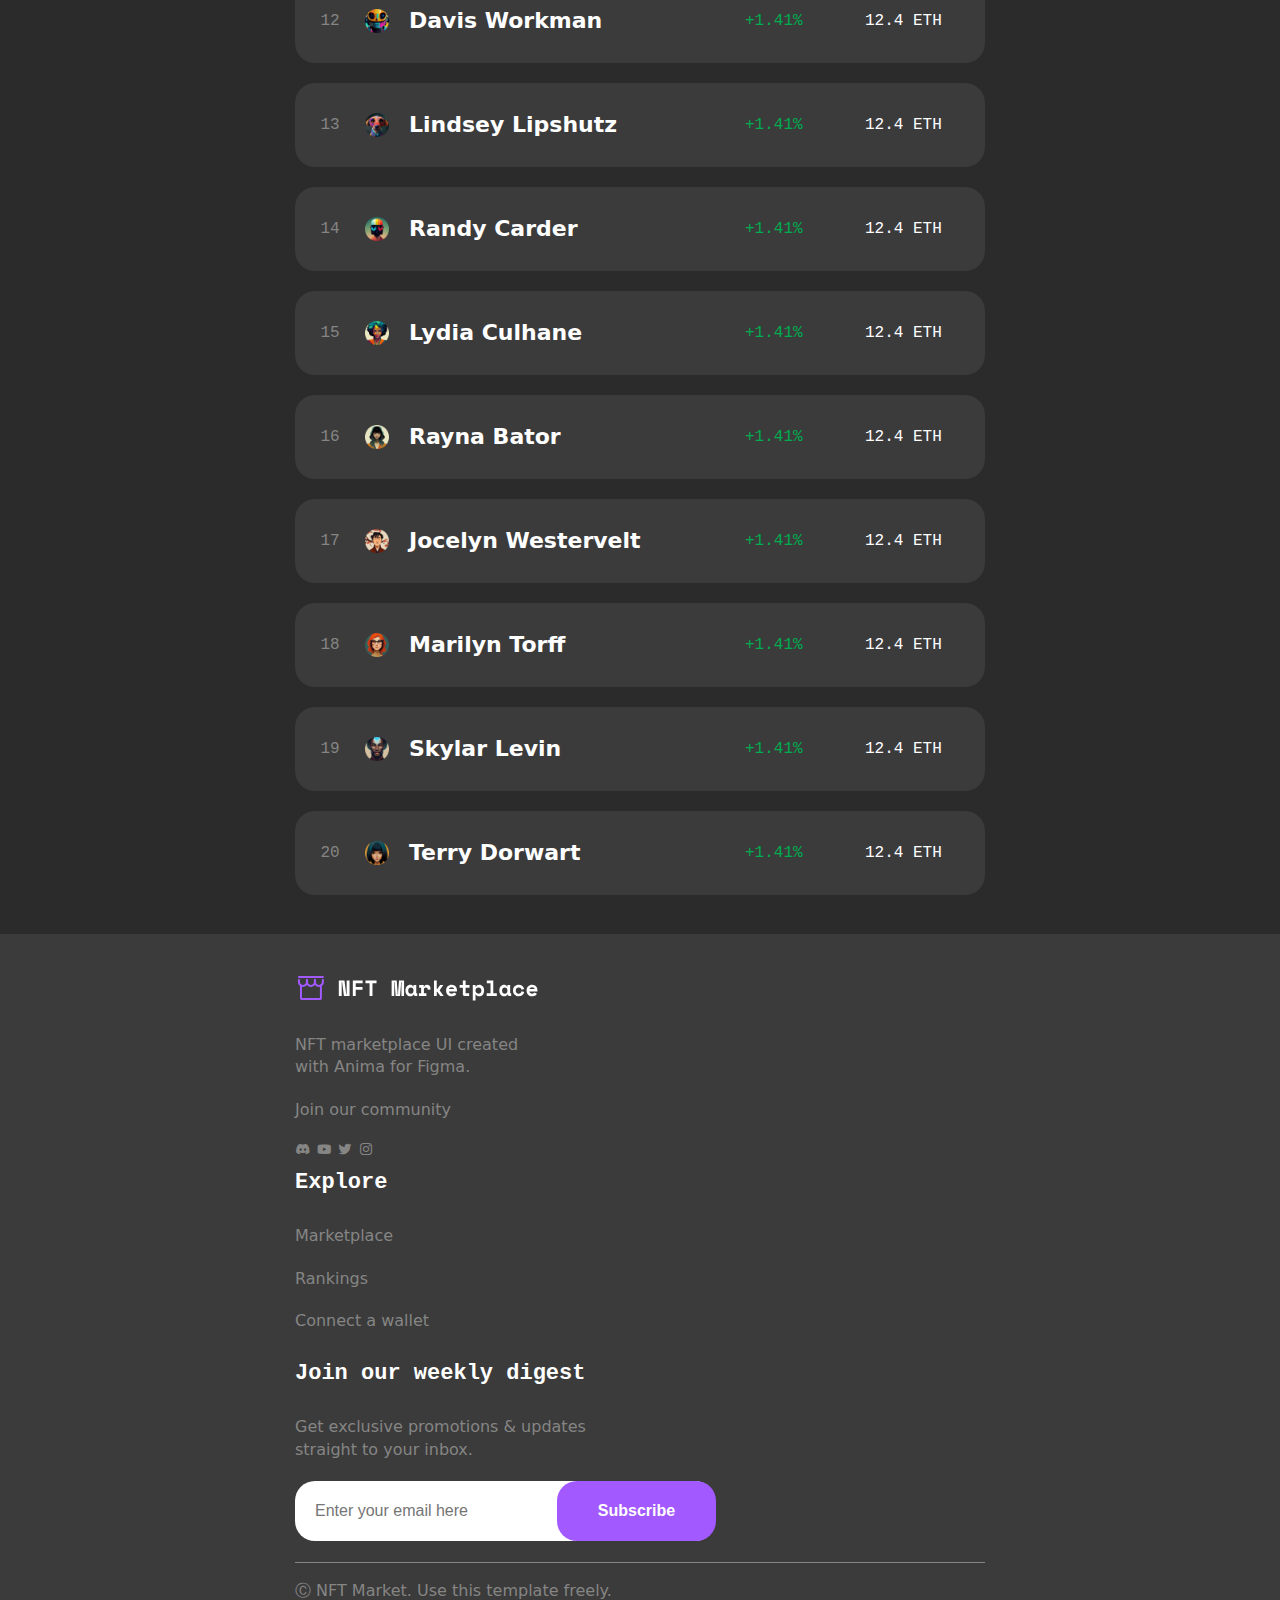
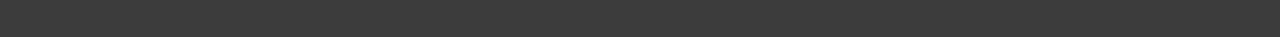
<file: top_creators.html>
<!DOCTYPE html>
<html lang="en">
  <head>
    <meta charset="UTF-8" />
    <meta http-equiv="X-UA-Compatible" content="IE=edge" />
    <meta name="viewport" content="width=device-width, initial-scale=1.0" />
    <link
      rel="shortcut icon"
      type="image/x-icon"
      href="./assets/store_logo.svg"
    />
    <title>Top Creators</title>
    <link rel="stylesheet" href="../main.css" />
    <link
      href="https://unpkg.com/boxicons@2.1.1/css/boxicons.min.css"
      rel="stylesheet"
    />
  </head>
  <body>
    <nav>
      <img
        onclick="location.href='./index.html'"
        id="page_logo"
        src="../assets/nft_marketplace_logo.svg"
        alt="NFT Marketplace Logo"
      />
      <div id="nav" class="nav_menu">
        <a href="./marketplace.html">Marketplace</a>
        <a href="./top_creators.html">Rankings</a>
        <a href="#">Connect a wallet</a>
        <div id="user_button">
          <button id="sign_up">
            <img src="../assets/user_logo_button.svg" alt="User" />
            <a href="./create_account.html">Sign Up</a>
          </button>
        </div>
      </div>
      <div id="sidebar">
        <img
          id="burger_menu"
          src="../assets/burger_menu_nav.svg"
          alt="Burger"
        />
        <div id="dropdown">
          <a href="./marketplace.html">Marketplace</a>
          <a href="./top_creators.html">Rankings</a>
          <a href="#">Connect a wallet</a>
          <div id="dropdown_user_button">
            <button id="dropdown_sign_up">
              <img src="../assets/account_user_icon.svg" alt="User" />
              <a href="./create_account.html">Sign Up</a>
            </button>
          </div>
          <i id="closeBtn" class="bx bx-chevron-right"></i>
        </div>
      </div>
    </nav>
    <section id="top_creators_section">
      <div id="top_creators_container">
        <h1>Top Creators</h1>
        <p>Check out top ranking NFT artists on the NFT Marketplace.</p>
      </div>
    </section>
    <section id="top_creators_nav">
      <div id="top_creators_nav_container">
        <div id="time1">
          <p id="row1_p">Today</p>
          <span id="row1_span">1d</span>
        </div>
        <div id="time2">
          <p id="row2_p">This Week</p>
          <span id="row2_span">7d</span>
        </div>
        <div id="time3">
          <p id="row3_p">This Month</p>
          <span id="row3_span">30d</span>
        </div>
        <div id="time4">All Time</div>
      </div>
    </section>
    <section id="rankings">
      <div id="rankings_top">
        <div id="ranking_left">
          <p>#</p>
          <p>Artist</p>
        </div>
        <div id="ranking_right">
          <p>Change</p>
          <p>NFTs Gold</p>
          <p>Volume</p>
        </div>
      </div>
      <div id="rankings_bottom"></div>
    </section>
    <div id="toast">
      <i class="bx bx-check"></i>
      <div>
        <p>Succes</p>
        <p>Your changes has been saved</p>
      </div>
      <i id="close_toast" class="bx bx-x"></i>
    </div>
    <footer>
      <div id="footer_top">
        <div id="footer_row1">
          <img src="../assets/nft_marketplace_logo.svg" alt="NFT Marketplace" />
          <div id="row1_bottom">
            <p>NFT marketplace UI created with Anima for Figma.</p>
            <p>Join our community</p>
            <div id="footer_icons">
              <i class="bx bxl-discord-alt"></i>
              <i class="bx bxl-youtube"></i>
              <i class="bx bxl-twitter"></i>
              <i class="bx bxl-instagram"></i>
            </div>
          </div>
        </div>
        <div id="footer_row2">
          <a href="#">Explore</a>
          <div>
            <a href="#">Marketplace</a>
            <a href="#">Rankings</a>
            <a href="#">Connect a wallet</a>
          </div>
        </div>
        <div id="footer_row3">
          <p>Join our weekly digest</p>
          <div>
            <p>Get exclusive promotions & updates straight to your inbox.</p>
            <div class="fill_input">
              <input type="text" placeholder="Enter your email here" />
              <button id="subscribe_footer">Subscribe</button>
            </div>
          </div>
        </div>
      </div>
      <div id="footer_bottom">
        <span></span>
        <p>Ⓒ NFT Market. Use this template freely.</p>
      </div>
    </footer>
    <script src="../Javascript Files/top_creators.js"></script>
  </body>
</html>
</file>
<file: main.css>
html,
body,
div,
span,
applet,
object,
iframe,
h1,
h2,
h3,
h4,
h5,
h6,
p,
blockquote,
pre,
a,
abbr,
acronym,
address,
big,
cite,
code,
del,
dfn,
em,
img,
ins,
kbd,
q,
s,
samp,
small,
strike,
strong,
sub,
sup,
tt,
var,
b,
u,
i,
center,
dl,
dt,
dd,
ol,
ul,
li,
fieldset,
form,
label,
legend,
table,
caption,
tbody,
tfoot,
thead,
tr,
th,
td,
article,
aside,
canvas,
details,
embed,
figure,
figcaption,
footer,
header,
hgroup,
menu,
nav,
output,
ruby,
section,
summary,
time,
mark,
audio,
video {
  margin: 0;
  padding: 0;
  border: 0;
  font-size: 100%;
  font: inherit;
  vertical-align: baseline;
}

article,
aside,
details,
figcaption,
figure,
footer,
header,
hgroup,
menu,
nav,
section {
  display: block;
}

body {
  line-height: 1;
}

ol,
ul {
  list-style: none;
}

blockquote,
q {
  quotes: none;
}

blockquote:before,
blockquote:after,
q:before,
q:after {
  content: "";
  content: none;
}

table {
  border-collapse: collapse;
  border-spacing: 0;
}

nav {
  font-family: system-ui, -apple-system, BlinkMacSystemFont, "Segoe UI", Roboto, Oxygen, Ubuntu, Cantarell, "Open Sans", "Helvetica Neue", sans-serif;
  width: 100%;
  height: 100px;
  display: flex;
  justify-content: space-between;
  align-items: center;
  transition: 0.4s;
}
nav #page_logo {
  cursor: pointer;
  margin-left: 50px;
  width: 243px;
  transition: 0.4s;
}
nav #page_logo:hover {
  transform: scale(1.1);
}
nav .nav_menu {
  margin-right: 50px;
  width: 607px;
  height: 60px;
  display: flex;
  justify-content: center;
  align-items: center;
  gap: 10px;
}
nav .nav_menu > a {
  font-weight: 600;
  font-size: 16px;
  line-height: 22.4px;
  text-decoration: none;
  color: #ffffff;
  padding: 0 20px;
  transition: 0.4s;
  position: relative;
}
nav .nav_menu > a:first-child:after {
  content: "";
  position: absolute;
  width: 0%;
  border-bottom: 2px solid #a259ff;
  bottom: -5px;
  left: 15px;
  transition: 0.4s;
}
nav .nav_menu > a:first-child:hover::after {
  width: 77%;
}
nav .nav_menu > a:nth-child(2):after {
  content: "";
  position: absolute;
  width: 0%;
  border-bottom: 2px solid #a259ff;
  bottom: -5px;
  left: 14px;
  transition: 0.4s;
}
nav .nav_menu > a:nth-child(2):hover::after {
  width: 75%;
}
nav .nav_menu > a:nth-child(3):after {
  content: "";
  position: absolute;
  width: 0%;
  border-bottom: 2px solid #a259ff;
  bottom: -5px;
  left: 17px;
  transition: 0.4s;
}
nav .nav_menu > a:nth-child(3):hover::after {
  width: 80%;
}
nav .nav_menu #user_button {
  display: flex;
}
nav .nav_menu #user_button button {
  cursor: pointer;
  background-color: #a259ff;
  border: none;
  border-radius: 20px;
  width: 152px;
  height: 60px;
  display: flex;
  align-items: center;
  justify-content: center;
  gap: 12px;
  position: relative;
  overflow: hidden;
}
nav .nav_menu #user_button button img {
  width: 20px;
  height: 20px;
}
nav .nav_menu #user_button button a {
  color: #ffffff;
  font-weight: 600;
  padding: 0;
  font-size: 16px;
  line-height: 22.4px;
  text-decoration: none;
}
nav .nav_menu #user_button button:before,
nav .nav_menu #user_button button:after {
  content: "";
  position: absolute;
  top: 0;
  left: -150%;
  width: 150%;
  height: 100%;
  background-color: #ffffff;
  opacity: 0.2;
  transform: rotate(45deg);
  transition: all ease 1s;
}
nav .nav_menu #user_button button:after {
  transition-delay: 0.2s;
}
nav .nav_menu #user_button button:hover::before,
nav .nav_menu #user_button button:hover::after {
  left: 100%;
}
nav #sidebar {
  display: none;
}

@media screen and (max-width: 1280px) {
  body {
    display: flex;
    justify-content: center;
  }
  nav {
    width: 834px;
    display: flex;
    justify-content: space-between;
    transition: 0.4s;
  }
  nav .nav_menu {
    display: none;
  }
  nav #sidebar {
    transition: 0.4s;
    width: 300px;
    height: 400px;
    z-index: 100;
    display: flex;
    flex-direction: column;
    margin-top: 375px;
    align-items: end;
  }
  nav #sidebar #burger_menu {
    margin-right: 50px;
    width: 24px;
    display: initial;
    transition: 0.4s;
    z-index: 1;
  }
  nav #sidebar #dropdown {
    width: 300px;
    height: 400px;
    border-top-left-radius: 20px;
    border-bottom-left-radius: 20px;
    background-color: #3b3b3b;
    display: flex;
    flex-direction: column;
    align-items: center;
    gap: 40px;
    justify-content: center;
    transition: 0.4s;
    position: fixed;
    z-index: 1;
    right: -400px;
  }
  nav #sidebar #dropdown > a {
    transition: 0.4s;
    display: flex;
    justify-content: center;
    align-items: center;
    height: 40px;
    width: 100%;
    color: #a259ff;
    text-decoration: none;
    font-size: 24px;
    font-weight: 600;
    transition: 0.4s;
  }
  nav #sidebar #dropdown > a:hover {
    background-color: #a259ff;
    color: #ffffff;
  }
  nav #sidebar #dropdown #dropdown_user_button button {
    cursor: pointer;
    background-color: #a259ff;
    border: none;
    border-radius: 20px;
    width: 250px;
    height: 40px;
    display: flex;
    align-items: center;
    justify-content: center;
    gap: 12px;
    position: relative;
    overflow: hidden;
  }
  nav #sidebar #dropdown #dropdown_user_button button img {
    width: 20px;
    height: 20px;
  }
  nav #sidebar #dropdown #dropdown_user_button button a {
    color: #ffffff;
    font-weight: 600;
    padding: 0;
    font-size: 16px;
    line-height: 22.4px;
    text-decoration: none;
  }
  nav #sidebar #dropdown #dropdown_user_button button:before,
  nav #sidebar #dropdown #dropdown_user_button button:after {
    content: "";
    position: absolute;
    top: 0;
    left: -150%;
    width: 150%;
    height: 100%;
    background-color: #ffffff;
    opacity: 0.2;
    transform: rotate(45deg);
    transition: all ease 1s;
  }
  nav #sidebar #dropdown #dropdown_user_button button:after {
    transition-delay: 0.2s;
  }
  nav #sidebar #dropdown #dropdown_user_button button:hover::before,
  nav #sidebar #dropdown #dropdown_user_button button:hover::after {
    left: 100%;
  }
  nav #sidebar #dropdown i {
    display: flex;
    justify-content: center;
    align-items: center;
    width: 40px;
    height: 40px;
    color: #ffffff;
    border-radius: 50%;
    background-color: #a259ff;
    top: 20px;
    left: -10px;
    position: absolute;
  }
  nav #burger_menu {
    display: initial;
    transition: 0.4s;
  }
  nav #burger_menu:hover {
    transform: rotate(360deg) scale(1.2);
  }
}
@media screen and (max-width: 834px) {
  nav {
    width: 100%;
    display: flex;
    justify-content: space-between;
    transition: 0.4s;
  }
  nav #page_logo {
    margin-left: 30px;
  }
  nav #burger_menu {
    transition: 0.4s;
    margin-right: 30px;
  }
}
body {
  background-color: #2b2b2b;
  font-family: system-ui, -apple-system, BlinkMacSystemFont, "Segoe UI", Roboto, Oxygen, Ubuntu, Cantarell, "Open Sans", "Helvetica Neue", sans-serif;
}
body #hero_section {
  width: 100%;
  height: 704px;
  display: flex;
  justify-content: center;
  align-items: center;
}
body #hero_section #hero_section_container {
  width: 1050px;
  height: 544px;
  background-color: #2b2b2b;
  display: flex;
  gap: 20px;
}
body #hero_section #hero_section_container #hero_left {
  width: 510px;
  height: 544px;
  display: flex;
  flex-direction: column;
  gap: 30px;
}
body #hero_section #hero_section_container #hero_left #headline {
  display: flex;
  flex-direction: column;
  gap: 20px;
  height: 347px;
  color: #ffffff;
}
body #hero_section #hero_section_container #hero_left #headline h1 {
  font-weight: 600;
  font-size: 67px;
  line-height: 73.7px;
}
body #hero_section #hero_section_container #hero_left #headline p {
  font-weight: 400;
  font-size: 22px;
  line-height: 160%;
}
body #hero_section #hero_section_container #hero_left button {
  cursor: pointer;
  display: flex;
  justify-content: center;
  align-items: center;
  gap: 12px;
  width: 224px;
  height: 60px;
  border-radius: 20px;
  background-color: #a259ff;
  border: none;
  position: relative;
  overflow: hidden;
}
body #hero_section #hero_section_container #hero_left button img {
  width: 20px;
  height: 20px;
}
body #hero_section #hero_section_container #hero_left button p {
  font-weight: 600;
  font-size: 16px;
  line-height: 22.4px;
  color: #ffffff;
}
body #hero_section #hero_section_container #hero_left button:before,
body #hero_section #hero_section_container #hero_left button:after {
  content: "";
  position: absolute;
  top: 0;
  left: -150%;
  width: 150%;
  height: 100%;
  background-color: #ffffff;
  opacity: 0.2;
  transform: rotate(45deg);
  transition: all ease 1s;
}
body #hero_section #hero_section_container #hero_left button:after {
  transition-delay: 0.2s;
}
body #hero_section #hero_section_container #hero_left button:hover::before,
body #hero_section #hero_section_container #hero_left button:hover::after {
  left: 100%;
}
body #hero_section #hero_section_container #hero_left #additional_info {
  display: flex;
  gap: 30px;
}
body #hero_section #hero_section_container #hero_left #additional_info .info {
  width: 150px;
  height: 77px;
  color: #ffffff;
}
body #hero_section #hero_section_container #hero_left #additional_info .info h1 {
  font-family: monospace;
  font-weight: 700;
  font-size: 28px;
  line-height: 39.2px;
}
body #hero_section #hero_section_container #hero_left #additional_info .info p {
  font-weight: 400;
  font-size: 23.99px;
  line-height: 38.38px;
}
body #hero_section #hero_section_container #hero_right {
  width: 510px;
  height: 544px;
  display: flex;
  align-items: start;
}
body #hero_section #hero_section_container #hero_right img:nth-child(2),
body #hero_section #hero_section_container #hero_right img:nth-child(3) {
  display: none;
}
body #trending_collection {
  width: 100%;
  height: 836px;
  display: flex;
  flex-direction: column;
  align-items: center;
  justify-content: center;
  gap: 60px;
}
body #trending_collection #trending_headline {
  width: 1046px;
  height: 91px;
  color: #ffffff;
  display: flex;
  flex-direction: column;
  gap: 10px;
  justify-content: center;
}
body #trending_collection #trending_headline h1 {
  font-weight: 600;
  font-size: 38px;
  line-height: 45.6px;
}
body #trending_collection #trending_headline p {
  font-weight: 400;
  font-size: 22px;
  line-height: 35.2px;
}
body #trending_collection #collection_card_row {
  width: 1050px;
  height: 525px;
  display: flex;
  justify-content: center;
}
body #trending_collection #collection_card_row .row {
  display: flex;
  gap: 15px;
}
body #trending_collection #collection_card_row .row .cards_row {
  display: flex;
  flex-direction: column;
  gap: 15px;
}
body #trending_collection #collection_card_row .row .cards_row img {
  transition: 0.4s;
}
body #trending_collection #collection_card_row .row .cards_row img:hover {
  transform: scale(1.05);
}
body #trending_collection #collection_card_row .row .cards_row .cards_row_bottom {
  display: flex;
  gap: 15px;
}
body #trending_collection #collection_card_row .row .cards_row .cards_row_bottom button {
  cursor: pointer;
  width: 100px;
  border-radius: 20px;
  background-color: #a259ff;
  border: none;
  color: #ffffff;
  font-family: "Space Mono", monospace;
  font-weight: 700;
  font-size: 20px;
  position: relative;
  overflow: hidden;
}
body #trending_collection #collection_card_row .row .cards_row .cards_row_bottom button:after {
  content: "";
  position: absolute;
  top: 30%;
  left: -200%;
  width: 150%;
  height: 50%;
  background-color: #ffffff;
  opacity: 0.2;
  transform: rotate(75deg);
  transition: all ease 1s;
}
body #trending_collection #collection_card_row .row .cards_row .cards_row_bottom button:after {
  transition-delay: 0.2s;
}
body #trending_collection #collection_card_row .row .cards_row .cards_row_bottom button:hover::before,
body #trending_collection #collection_card_row .row .cards_row .cards_row_bottom button:hover::after {
  left: 100%;
}
body #trending_collection #collection_card_row .row .cards_row .texts_trending_collection {
  color: #ffffff;
  display: flex;
  flex-direction: column;
  gap: 10px;
}
body #trending_collection #collection_card_row .row .cards_row .texts_trending_collection h1 {
  font-weight: 600;
  font-size: 22px;
  line-height: 30.8px;
}
body #trending_collection #collection_card_row .row .cards_row .texts_trending_collection div {
  display: flex;
  align-items: center;
  gap: 12px;
}

@media screen and (max-width: 1280px) {
  body {
    display: flex;
    flex-direction: column;
    align-items: center;
  }
  body #hero_section #hero_section_container {
    display: flex;
    justify-content: center;
    align-items: center;
    width: 100%;
    height: 381px;
  }
  body #hero_section #hero_section_container #hero_left {
    width: 330px;
    display: flex;
    height: 381px;
    gap: 20px;
  }
  body #hero_section #hero_section_container #hero_left #headline {
    height: 224px;
    display: flex;
    gap: 20px;
  }
  body #hero_section #hero_section_container #hero_left #headline h1 {
    height: 138px;
    font-size: 38px;
    line-height: 45.6px;
  }
  body #hero_section #hero_section_container #hero_left #headline p {
    font-size: 16px;
    line-height: 22.4px;
  }
  body #hero_section #hero_section_container #hero_left > button {
    height: 60px;
  }
  body #hero_section #hero_section_container #hero_left #additional_info .info {
    display: flex;
    flex-direction: column;
  }
  body #hero_section #hero_section_container #hero_left #additional_info .info h1 {
    font-size: 22px;
    line-height: 35.2px;
  }
  body #hero_section #hero_section_container #hero_left #additional_info .info p {
    font-size: 16px;
    line-height: 22.4px;
  }
  body #hero_section #hero_section_container #hero_right {
    width: 330px;
    height: 381px;
    display: flex;
  }
  body #hero_section #hero_section_container #hero_right img:first-child,
  body #hero_section #hero_section_container #hero_right img:nth-child(3) {
    display: none;
  }
  body #hero_section #hero_section_container #hero_right img:nth-child(2) {
    display: initial;
  }
  body #trending_collection {
    width: 100%;
    height: 716px;
  }
  body #trending_collection #trending_headline {
    width: 690px;
    height: 71px;
  }
  body #trending_collection #collection_card_row {
    width: 690px;
    height: 525px;
  }
  body #trending_collection #collection_card_row .cards_row:last-child {
    display: none;
  }
  body #trending_collection #collection_card_row .cards_row:last-child img,
  body #trending_collection #collection_card_row .cards_row:last-child button,
  body #trending_collection #collection_card_row .cards_row:last-child h1,
  body #trending_collection #collection_card_row .cards_row:last-child p {
    display: none;
  }
}
@media screen and (max-width: 834px) {
  body {
    margin: 0 auto;
    display: flex;
    flex-direction: column;
    align-items: center;
  }
  body #hero_section {
    width: 100%;
    display: flex;
    height: 786px;
    justify-content: center;
  }
  body #hero_section #hero_section_container {
    display: flex;
    flex-direction: column;
    justify-content: center;
    align-items: center;
    width: 315px;
    height: 706px;
    gap: 40px;
  }
  body #hero_section #hero_section_container #hero_left {
    width: 315px;
    display: flex;
    height: 381px;
    gap: 30px;
  }
  body #hero_section #hero_section_container #hero_left #headline {
    display: flex;
    flex-direction: column;
    gap: 10px;
    height: 154px;
  }
  body #hero_section #hero_section_container #hero_left #headline h1 {
    height: 78px;
    font-size: 28px;
    line-height: 39.2px;
  }
  body #hero_section #hero_section_container #hero_left #headline p {
    font-size: 16px !important;
    line-height: 22.4px;
  }
  body #hero_section #hero_section_container #hero_left #additional_info p {
    font-size: 16px;
    line-height: 22.4px;
  }
  body #hero_section #hero_section_container #hero_left > button {
    width: 100%;
  }
  body #hero_section #hero_section_container #hero_right {
    width: 330px;
    height: 381px;
    display: flex;
    justify-content: center;
  }
  body #hero_section #hero_section_container #hero_right img:first-child,
  body #hero_section #hero_section_container #hero_right img:nth-child(2) {
    display: none;
  }
  body #hero_section #hero_section_container #hero_right img:nth-child(3) {
    display: initial;
  }
  body #trending_collection {
    width: 100%;
    height: 100%;
  }
  body #trending_collection #trending_headline {
    width: 315px;
    height: 93px;
  }
  body #trending_collection #trending_headline h1 {
    font-size: 28px;
    line-height: 39.2px;
  }
  body #trending_collection #trending_headline p {
    font-size: 16px;
    line-height: 22.4px;
  }
  body #trending_collection #collection_card_row {
    width: 330px;
    display: flex;
    justify-content: center;
  }
  body #trending_collection #collection_card_row .cards_row:nth-child(2) {
    display: none;
  }
}
#top_creators {
  width: 100%;
  height: 1085px;
  display: flex;
  flex-direction: column;
  align-items: center;
  justify-content: center;
  gap: 60px;
}
#top_creators #top_creators_headline {
  width: 1050px;
  height: 91px;
  display: flex;
  justify-content: center;
  align-items: end;
}
#top_creators #top_creators_headline div {
  width: 703px;
  display: flex;
  flex-direction: column;
  gap: 10px;
  color: #ffffff;
}
#top_creators #top_creators_headline div h1 {
  font-weight: 600;
  font-size: 38px;
  line-height: 45.6px;
}
#top_creators #top_creators_headline div p {
  font-size: 22px;
  line-height: 35.2px;
  font-weight: 400;
}
#top_creators #top_creators_headline button {
  cursor: pointer;
  width: 247px;
  height: 60px;
  border: 2px solid #a259ff;
  border-radius: 20px;
  background-color: transparent;
  color: #ffffff;
  display: flex;
  justify-content: center;
  align-items: center;
  gap: 12px;
  position: relative;
  overflow: hidden;
}
#top_creators #top_creators_headline button p {
  font-size: 16px;
  font-weight: 600;
  line-height: 140%;
}
#top_creators #top_creators_headline button img {
  transition: 10s;
}
#top_creators #top_creators_headline button img:nth-child(2) {
  display: none;
}
#top_creators #top_creators_headline button::before {
  content: "";
  position: absolute;
  bottom: 0;
  left: 0;
  width: 100%;
  height: 0;
  background-color: #a259ff;
  border-radius: 50% 50% 0 0;
  z-index: -2;
  transition: 0.4s;
}
#top_creators #top_creators_headline button:hover {
  border-color: #a259ff;
  color: #ffffff;
  box-shadow: rgba(50, 50, 93, 0.25) 0px 13px 27px -5px, rgba(0, 0, 0, 0.3) 0px 8px 16px -8px;
}
#top_creators #top_creators_headline button:hover::before {
  height: 180%;
}
#top_creators #top_creators_headline button:hover img:first-child {
  display: none;
}
#top_creators #top_creators_headline button:hover img:nth-child(2) {
  display: initial;
}
#top_creators #top_creators_bottom {
  width: 1050px;
  height: 774px;
  display: flex;
  flex-direction: column;
  gap: 30px;
}
#top_creators #top_creators_bottom .rows {
  display: flex;
  gap: 30px;
  width: 1050px;
}
#top_creators #top_creators_bottom .rows .creator_card {
  cursor: pointer;
  transition: 0.4s;
  width: 240px;
  display: flex;
  flex-direction: column;
  justify-content: center;
  align-items: center;
  height: 238px;
  background-color: #3b3b3b;
  border-radius: 20px;
  gap: 20px;
  position: relative;
}
#top_creators #top_creators_bottom .rows .creator_card img {
  width: 110px;
  height: 120px;
}
#top_creators #top_creators_bottom .rows .creator_card > span {
  transition: 0.8s;
  font-family: "Space Mono", monospace;
  display: flex;
  justify-content: center;
  align-items: center;
  color: #858584;
  width: 30px;
  height: 30px;
  border-radius: 50%;
  background-color: #2b2b2b;
  top: 18px;
  left: 20px;
  position: absolute;
}
#top_creators #top_creators_bottom .rows .creator_card .row_bottom {
  width: 200px;
  height: 58px;
  text-align: center;
  color: #ffffff;
}
#top_creators #top_creators_bottom .rows .creator_card .row_bottom a {
  color: #ffffff;
  text-decoration: none;
  font-weight: 600;
  font-size: 22px;
  line-height: 30.8px;
}
#top_creators #top_creators_bottom .rows .creator_card .row_bottom p {
  font-family: system-ui, -apple-system, BlinkMacSystemFont, "Segoe UI", Roboto, Oxygen, Ubuntu, Cantarell, "Open Sans", "Helvetica Neue", sans-serif;
  color: #858584;
  font-weight: 400;
  font-size: 16px;
  line-height: 22.4px;
}
#top_creators #top_creators_bottom .rows .creator_card .row_bottom p span {
  padding-left: 5px;
  font-family: "Space Mono", monospace;
  color: #ffffff;
}
#top_creators #top_creators_bottom .rows .creator_card:hover {
  transform: scale(1.1);
  box-shadow: rgba(0, 0, 0, 0.15) 0px 15px 25px, rgba(0, 0, 0, 0.05) 0px 5px 10px;
}
#top_creators #top_creators_bottom .rows .creator_card:hover > span {
  transform: rotate(360deg);
}

@media screen and (max-width: 1280px) {
  #top_creators {
    width: 100%;
    height: 573px;
    display: flex;
    flex-direction: column;
    align-items: center;
    justify-content: center;
    gap: 40px;
  }
  #top_creators #top_creators_headline {
    width: 690px;
    height: 93px;
    display: flex;
    justify-content: center;
    align-items: end;
    gap: 100px;
  }
  #top_creators #top_creators_headline div {
    width: 343px;
    height: 93px;
    display: flex;
    flex-direction: column;
    gap: 10px;
    color: #ffffff;
  }
  #top_creators #top_creators_headline div h1 {
    font-weight: 600;
    font-size: 28px;
    line-height: 39.2px;
  }
  #top_creators #top_creators_headline div p {
    font-size: 16px;
    line-height: 22.4px;
    font-weight: 400;
  }
  #top_creators #top_creators_headline button {
    cursor: pointer;
    width: 247px;
    height: 60px;
    border: 2px solid #a259ff;
    border-radius: 20px;
    background-color: transparent;
    color: #ffffff;
    display: flex;
    justify-content: center;
    align-items: center;
    gap: 12px;
    position: relative;
    overflow: hidden;
  }
  #top_creators #top_creators_headline button p {
    font-size: 16px;
    font-weight: 600;
    line-height: 140%;
  }
  #top_creators #top_creators_headline button img {
    transition: 10s;
  }
  #top_creators #top_creators_headline button img:nth-child(2) {
    display: none;
  }
  #top_creators #top_creators_headline button::before {
    content: "";
    position: absolute;
    bottom: 0;
    left: 0;
    width: 100%;
    height: 0;
    background-color: #a259ff;
    border-radius: 50% 50% 0 0;
    z-index: -2;
    transition: 0.4s;
  }
  #top_creators #top_creators_headline button:hover {
    border-color: #a259ff;
    color: #ffffff;
    box-shadow: rgba(50, 50, 93, 0.25) 0px 13px 27px -5px, rgba(0, 0, 0, 0.3) 0px 8px 16px -8px;
  }
  #top_creators #top_creators_headline button:hover::before {
    height: 180%;
  }
  #top_creators #top_creators_headline button:hover img:first-child {
    display: none;
  }
  #top_creators #top_creators_headline button:hover img:nth-child(2) {
    display: initial;
  }
  #top_creators #top_creators_bottom {
    width: 690px;
    height: 360px;
    display: flex;
    flex-direction: column;
    gap: 60px;
  }
  #top_creators #top_creators_bottom .rows {
    display: flex;
    flex-wrap: wrap;
    width: 690px;
    height: 200px;
  }
  #top_creators #top_creators_bottom .rows .creator_card {
    transition: 0.4s;
    width: 330px;
    height: 100px;
    display: flex;
    flex-direction: row;
    background-color: #3b3b3b;
    border-radius: 20px;
    gap: 20px;
    position: relative;
  }
  #top_creators #top_creators_bottom .rows .creator_card img {
    margin-left: 20px;
    width: 60px;
    height: 60px;
  }
  #top_creators #top_creators_bottom .rows .creator_card > span {
    transition: 0.8s;
    font-family: "Space Mono", monospace;
    display: flex;
    justify-content: center;
    align-items: center;
    color: #858584;
    width: 30px;
    height: 30px;
    border-radius: 50%;
    background-color: #2b2b2b;
    top: 13px;
    left: 12px;
    position: absolute;
  }
  #top_creators #top_creators_bottom .rows .creator_card .row_bottom {
    width: 200px;
    height: 58px;
    text-align: start;
    color: #ffffff;
  }
  #top_creators #top_creators_bottom .rows .creator_card .row_bottom a {
    text-align: start;
    font-weight: 600;
    font-size: 22px;
    line-height: 30.8px;
  }
  #top_creators #top_creators_bottom .rows .creator_card .row_bottom p {
    display: flex;
    font-family: system-ui, -apple-system, BlinkMacSystemFont, "Segoe UI", Roboto, Oxygen, Ubuntu, Cantarell, "Open Sans", "Helvetica Neue", sans-serif;
    color: #858584;
    font-weight: 400;
    font-size: 16px;
    line-height: 22.4px;
  }
  #top_creators #top_creators_bottom .rows .creator_card .row_bottom p span {
    padding-left: 5px;
    font-family: "Space Mono", monospace;
    color: #ffffff;
  }
  #top_creators #top_creators_bottom .rows .creator_card:hover {
    transform: scale(1.1);
    box-shadow: rgba(0, 0, 0, 0.15) 0px 15px 25px, rgba(0, 0, 0, 0.05) 0px 5px 10px;
  }
  #top_creators #top_creators_bottom .rows .creator_card:hover > span {
    transform: rotate(360deg);
  }
  #top_creators #top_creators_bottom .rows:last-child {
    display: none;
  }
  #top_creators #top_creators_bottom .rows:nth-child(2) {
    height: 100px;
  }
  #top_creators #top_creators_bottom .rows:nth-child(2) .creator_card:nth-child(3),
  #top_creators #top_creators_bottom .rows:nth-child(2) .creator_card:nth-child(4) {
    display: none;
  }
}
@media screen and (max-width: 834px) {
  #top_creators {
    width: 100%;
    height: 1000px;
    display: flex;
    flex-direction: column;
    gap: 40px;
  }
  #top_creators #top_creators_headline {
    width: 315px;
    height: 40%;
    display: flex;
    flex-direction: column;
    gap: 40px;
    justify-content: center;
  }
  #top_creators #top_creators_headline div {
    width: 315px;
    height: 93px;
    display: flex;
    flex-direction: column;
    gap: 10px;
    color: #ffffff;
  }
  #top_creators #top_creators_headline div h1 {
    font-weight: 600;
    font-size: 28px;
    line-height: 39.2px;
  }
  #top_creators #top_creators_headline div p {
    font-size: 16px;
    line-height: 22.4px;
    font-weight: 400;
  }
  #top_creators #top_creators_headline button {
    cursor: pointer;
    width: 100%;
    height: 60px;
    border: 2px solid #a259ff;
    border-radius: 20px;
    background-color: transparent;
    color: #ffffff;
    display: flex;
    justify-content: center;
    align-items: center;
    gap: 12px;
    position: relative;
    overflow: hidden;
  }
  #top_creators #top_creators_headline button p {
    font-size: 16px;
    font-weight: 600;
    line-height: 140%;
  }
  #top_creators #top_creators_headline button img {
    transition: 10s;
  }
  #top_creators #top_creators_headline button img:nth-child(2) {
    display: none;
  }
  #top_creators #top_creators_headline button::before {
    content: "";
    position: absolute;
    bottom: 0;
    left: 0;
    width: 100%;
    height: 0;
    background-color: #a259ff;
    border-radius: 50% 50% 0 0;
    z-index: -2;
    transition: 0.4s;
  }
  #top_creators #top_creators_headline button:hover {
    border-color: #a259ff;
    color: #ffffff;
    box-shadow: rgba(50, 50, 93, 0.25) 0px 13px 27px -5px, rgba(0, 0, 0, 0.3) 0px 8px 16px -8px;
  }
  #top_creators #top_creators_headline button:hover::before {
    height: 180%;
  }
  #top_creators #top_creators_headline button:hover img:first-child {
    display: none;
  }
  #top_creators #top_creators_headline button:hover img:nth-child(2) {
    display: initial;
  }
  #top_creators #top_creators_bottom {
    width: 315px;
    height: 100%;
    display: flex;
    flex-direction: column;
    gap: 60px;
  }
  #top_creators #top_creators_bottom .rows {
    display: flex;
    flex-wrap: wrap;
    width: 315px;
    height: 460px;
  }
  #top_creators #top_creators_bottom .rows .creator_card {
    transition: 0.4s;
    width: 330px;
    height: 100px;
    display: flex;
    flex-direction: row;
    background-color: #3b3b3b;
    border-radius: 20px;
    gap: 20px;
    position: relative;
  }
  #top_creators #top_creators_bottom .rows .creator_card img {
    margin-left: 20px;
    width: 60px;
    height: 60px;
  }
  #top_creators #top_creators_bottom .rows .creator_card > span {
    transition: 0.8s;
    font-family: "Space Mono", monospace;
    display: flex;
    justify-content: center;
    align-items: center;
    color: #858584;
    width: 30px;
    height: 30px;
    border-radius: 50%;
    background-color: #2b2b2b;
    top: 13px;
    left: 12px;
    position: absolute;
  }
  #top_creators #top_creators_bottom .rows .creator_card .row_bottom {
    width: 200px;
    height: 58px;
    text-align: start;
    color: #ffffff;
  }
  #top_creators #top_creators_bottom .rows .creator_card .row_bottom a {
    font-weight: 600;
    font-size: 22px;
    line-height: 30.8px;
  }
  #top_creators #top_creators_bottom .rows .creator_card .row_bottom p {
    display: flex;
    font-family: system-ui, -apple-system, BlinkMacSystemFont, "Segoe UI", Roboto, Oxygen, Ubuntu, Cantarell, "Open Sans", "Helvetica Neue", sans-serif;
    color: #858584;
    font-weight: 400;
    font-size: 16px;
    line-height: 22.4px;
  }
  #top_creators #top_creators_bottom .rows .creator_card .row_bottom p span {
    padding-left: 5px;
    font-family: "Space Mono", monospace;
    color: #ffffff;
  }
  #top_creators #top_creators_bottom .rows .creator_card:hover {
    transform: scale(1.1);
    box-shadow: rgba(0, 0, 0, 0.15) 0px 15px 25px, rgba(0, 0, 0, 0.05) 0px 5px 10px;
  }
  #top_creators #top_creators_bottom .rows .creator_card:hover > span {
    transform: rotate(360deg);
  }
  #top_creators #top_creators_bottom .rows:last-child {
    display: none;
  }
  #top_creators #top_creators_bottom .rows:nth-child(2) {
    height: 100px;
  }
  #top_creators #top_creators_bottom .rows:nth-child(2) .creator_card:nth-child(2),
  #top_creators #top_creators_bottom .rows:nth-child(2) .creator_card:nth-child(3),
  #top_creators #top_creators_bottom .rows:nth-child(2) .creator_card:nth-child(4) {
    display: none;
  }
}
#browse_categories {
  width: 100%;
  height: 928px;
  display: flex;
  flex-direction: column;
  align-items: center;
  gap: 30px;
}
#browse_categories #browse_categories_headline {
  width: 1050px;
  height: 46px;
}
#browse_categories #browse_categories_headline h1 {
  color: #ffffff;
  font-size: 38px;
  line-height: 45.6px;
  font-weight: 600;
}
#browse_categories #browse_categories_bottom {
  width: 1050px;
  height: 662px;
  display: flex;
  flex-direction: column;
  gap: 30px;
}
#browse_categories #browse_categories_bottom .browse_categories_row {
  display: flex;
  gap: 30px;
}
#browse_categories #browse_categories_bottom .browse_categories_row .category_card {
  transition: 0.4s;
  display: flex;
  flex-direction: column;
  width: 240px;
  height: 316px;
  border-radius: 20px;
  background-color: #3b3b3b;
}
#browse_categories #browse_categories_bottom .browse_categories_row .category_card p {
  padding: 20px 30px;
  color: #ffffff;
  font-size: 22px;
  line-height: 30.8px;
  font-weight: 600;
}
#browse_categories #browse_categories_bottom .browse_categories_row .category_card:hover {
  background-color: #a259ff;
  transform: scale(1.05);
}

@media screen and (max-width: 1280px) {
  #browse_categories {
    width: 100%;
    display: flex;
    flex-direction: column;
    align-items: center;
    gap: 40px;
    height: 629px;
  }
  #browse_categories #browse_categories_headline {
    width: 690px;
    height: 39px;
  }
  #browse_categories #browse_categories_headline h1 {
    font-size: 28px;
    line-height: 39.2px;
  }
  #browse_categories #browse_categories_bottom {
    width: 690px;
    height: 470px;
    display: flex;
    flex-direction: column;
    gap: 30px;
  }
  #browse_categories #browse_categories_bottom .browse_categories_row {
    display: flex;
    gap: 30px;
  }
  #browse_categories #browse_categories_bottom .browse_categories_row .category_card {
    transition: 0.4s;
    display: flex;
    flex-direction: column;
    width: 150px;
    height: 231px;
    border-radius: 20px;
    background-color: #3b3b3b;
  }
  #browse_categories #browse_categories_bottom .browse_categories_row .category_card img {
    width: 150px;
  }
  #browse_categories #browse_categories_bottom .browse_categories_row .category_card p {
    padding: 20px 20px;
    color: #ffffff;
    font-size: 16px;
    line-height: 22.4px;
  }
  #browse_categories #browse_categories_bottom .browse_categories_row .category_card:hover {
    background-color: #a259ff;
    transform: scale(1.05);
  }
}
@media screen and (max-width: 834px) {
  #browse_categories {
    width: 100%;
    height: 1100px;
    display: flex;
    justify-content: center;
  }
  #browse_categories #browse_categories_headline {
    width: 315px;
    height: 46px;
  }
  #browse_categories #browse_categories_headline h1 {
    font-size: 28px;
    line-height: 39.2px;
  }
  #browse_categories #browse_categories_bottom {
    width: 315px;
    height: 918px;
    gap: 30px;
    display: flex;
    flex-direction: row;
  }
  #browse_categories #browse_categories_bottom .browse_categories_row {
    width: 147.5px;
    display: flex;
    flex-direction: column;
    gap: 30px;
  }
  #browse_categories #browse_categories_bottom .browse_categories_row .category_card {
    transition: 0.4s;
    display: flex;
    flex-direction: column;
    width: 147.5px;
    height: 231px;
    border-radius: 20px;
    background-color: #3b3b3b;
  }
  #browse_categories #browse_categories_bottom .browse_categories_row .category_card img {
    width: 147.5px;
  }
  #browse_categories #browse_categories_bottom .browse_categories_row .category_card p {
    padding: 20px 20px;
    color: #ffffff;
    font-size: 16px;
    line-height: 22.4px;
  }
  #browse_categories #browse_categories_bottom .browse_categories_row .category_card:hover {
    background-color: #a259ff;
    transform: scale(1.05);
  }
}
#discover_more_nft {
  width: 100%;
  height: 780px;
  display: flex;
  flex-direction: column;
  align-items: center;
  justify-content: center;
  gap: 60px;
}
#discover_more_nft #discover_headline {
  width: 1050px;
  height: 91px;
  display: flex;
  justify-content: space-between;
  align-items: end;
}
#discover_more_nft #discover_headline div {
  width: 763px;
  color: #ffffff;
  display: flex;
  flex-direction: column;
  gap: 10px;
}
#discover_more_nft #discover_headline div h1 {
  font-weight: 600;
  font-size: 38px;
  line-height: 45.6px;
}
#discover_more_nft #discover_headline div p {
  font-weight: 400;
  font-size: 22px;
  font-weight: 35.2px;
}
#discover_more_nft #discover_headline button {
  color: #ffffff;
  cursor: pointer;
  display: flex;
  justify-content: center;
  align-items: center;
  gap: 12px;
  width: 187px;
  height: 60px;
  border-radius: 20px;
  background-color: transparent;
  border: 2px solid #a259ff;
  position: relative;
  overflow: hidden;
  font-weight: 600;
  font-size: 16px;
  line-height: 22.4px;
  position: relative;
  transition: 0.4s;
}
#discover_more_nft #discover_headline button::after {
  content: "";
  border-bottom: 4px solid #a259ff;
  position: absolute;
  width: 0;
  height: 100px;
  bottom: 0;
  transition: 0.4s;
}
#discover_more_nft #discover_headline button:hover {
  color: #a259ff;
  border: 0px solid transparent;
}
#discover_more_nft #discover_headline button:hover::after {
  width: 100%;
}
#discover_more_nft #discover_bottom {
  width: 1050px;
  height: 469px;
  display: flex;
  justify-content: center;
  gap: 30px;
}
#discover_more_nft #discover_bottom .discover_card {
  position: relative;
  width: 330px;
  height: 469px;
  border-radius: 20px;
  background-color: #3b3b3b;
  display: flex;
  flex-direction: column;
  align-items: center;
  gap: 20px;
}
#discover_more_nft #discover_bottom .discover_card img {
  transition: 0.4s;
}
#discover_more_nft #discover_bottom .discover_card .artist_info {
  width: 270px;
  height: 60px;
  display: flex;
  flex-direction: column;
  gap: 5px;
  color: #ffffff;
}
#discover_more_nft #discover_bottom .discover_card .artist_info h1 {
  font-size: 22px;
  line-height: 30.8px;
  font-weight: 600;
}
#discover_more_nft #discover_bottom .discover_card .artist_info .artist_info_bottom {
  display: flex;
  gap: 12px;
  align-items: center;
}
#discover_more_nft #discover_bottom .discover_card .artist_info .artist_info_bottom p {
  font-weight: 400;
  font-size: 16px;
  font-family: "Space Mono", monospace;
  list-style: 22.4px;
}
#discover_more_nft #discover_bottom .discover_card .artist_additional_info {
  width: 270px;
  height: 43px;
  display: flex;
  justify-content: center;
  color: #ffffff;
}
#discover_more_nft #discover_bottom .discover_card .artist_additional_info .artist_left {
  width: 135px;
  display: flex;
  flex-direction: column;
  gap: 8px;
  font-family: "Space Mono", monospace;
}
#discover_more_nft #discover_bottom .discover_card .artist_additional_info .artist_left h4 {
  color: #858584;
  font-size: 12px;
  font-weight: 400;
  line-height: 13.2px;
}
#discover_more_nft #discover_bottom .discover_card .artist_additional_info .artist_left p {
  font-weight: 400;
  font-size: 16px;
  line-height: 22.4px;
}
#discover_more_nft #discover_bottom .discover_card .artist_additional_info .artist_right {
  width: 135px;
  display: flex;
  flex-direction: column;
  align-items: end;
  gap: 8px;
  font-family: "Space Mono", monospace;
}
#discover_more_nft #discover_bottom .discover_card .artist_additional_info .artist_right h4 {
  color: #858584;
  font-size: 12px;
  font-weight: 400;
  line-height: 13.2px;
}
#discover_more_nft #discover_bottom .discover_card .artist_additional_info .artist_right p {
  font-weight: 400;
  font-size: 16px;
  line-height: 22.4px;
}
#discover_more_nft #discover_bottom .discover_card:hover > img {
  opacity: 0.4;
}
#discover_more_nft #discover_bottom .discover_card::after {
  content: "";
  position: absolute;
  width: 0;
  height: 0;
  bottom: 0;
  border-radius: 20px;
  border-bottom: 10px solid #a259ff;
  transition: 0.4s;
}
#discover_more_nft #discover_bottom .discover_card:hover::after {
  width: 50%;
}

@media screen and (max-width: 1280px) {
  #discover_more_nft {
    width: 100%;
    height: 700px;
    display: flex;
    flex-direction: column;
    align-items: center;
    justify-content: center;
    gap: 60px;
  }
  #discover_more_nft #discover_headline {
    width: 690px;
    height: 71px;
    display: flex;
    justify-content: space-between;
    align-items: end;
    height: 71px;
  }
  #discover_more_nft #discover_headline div {
    width: 403px;
    height: 71px;
    color: #ffffff;
    display: flex;
    flex-direction: column;
    gap: 10px;
  }
  #discover_more_nft #discover_headline div h1 {
    font-weight: 600;
    font-size: 28px;
    line-height: 39.2px;
  }
  #discover_more_nft #discover_headline div p {
    font-weight: 400;
    font-size: 16px;
    font-weight: 22.4px;
  }
  #discover_more_nft #discover_headline button {
    color: #ffffff;
    cursor: pointer;
    display: flex;
    justify-content: center;
    align-items: center;
    gap: 12px;
    width: 187px;
    height: 60px;
    border-radius: 20px;
    background-color: transparent;
    border: 2px solid #a259ff;
    position: relative;
    overflow: hidden;
    font-weight: 600;
    font-size: 16px;
    line-height: 22.4px;
    position: relative;
    transition: 0.4s;
  }
  #discover_more_nft #discover_headline button::after {
    content: "";
    border-bottom: 4px solid #a259ff;
    position: absolute;
    width: 0;
    height: 100px;
    bottom: 0;
    transition: 0.4s;
  }
  #discover_more_nft #discover_headline button:hover {
    color: #a259ff;
    border: 0px solid transparent;
  }
  #discover_more_nft #discover_headline button:hover::after {
    width: 100%;
  }
  #discover_more_nft #discover_bottom {
    width: 690px;
    height: 469px;
    display: flex;
    justify-content: center;
    gap: 30px;
  }
  #discover_more_nft #discover_bottom .discover_card {
    position: relative;
    width: 330px;
    height: 469px;
    border-radius: 20px;
    background-color: #3b3b3b;
    display: flex;
    flex-direction: column;
    align-items: center;
    gap: 20px;
  }
  #discover_more_nft #discover_bottom .discover_card img {
    transition: 0.4s;
  }
  #discover_more_nft #discover_bottom .discover_card .artist_info {
    width: 270px;
    height: 60px;
    display: flex;
    flex-direction: column;
    gap: 5px;
    color: #ffffff;
  }
  #discover_more_nft #discover_bottom .discover_card .artist_info h1 {
    font-size: 22px;
    line-height: 30.8px;
    font-weight: 600;
  }
  #discover_more_nft #discover_bottom .discover_card .artist_info .artist_info_bottom {
    display: flex;
    gap: 12px;
    align-items: center;
  }
  #discover_more_nft #discover_bottom .discover_card .artist_info .artist_info_bottom p {
    font-weight: 400;
    font-size: 16px;
    font-family: "Space Mono", monospace;
    list-style: 22.4px;
  }
  #discover_more_nft #discover_bottom .discover_card .artist_additional_info {
    width: 270px;
    height: 43px;
    display: flex;
    justify-content: center;
    color: #ffffff;
  }
  #discover_more_nft #discover_bottom .discover_card .artist_additional_info .artist_left {
    width: 135px;
    display: flex;
    flex-direction: column;
    gap: 8px;
    font-family: "Space Mono", monospace;
  }
  #discover_more_nft #discover_bottom .discover_card .artist_additional_info .artist_left h4 {
    color: #858584;
    font-size: 12px;
    font-weight: 400;
    line-height: 13.2px;
  }
  #discover_more_nft #discover_bottom .discover_card .artist_additional_info .artist_left p {
    font-weight: 400;
    font-size: 16px;
    line-height: 22.4px;
  }
  #discover_more_nft #discover_bottom .discover_card .artist_additional_info .artist_right {
    width: 135px;
    display: flex;
    flex-direction: column;
    align-items: end;
    gap: 8px;
    font-family: "Space Mono", monospace;
  }
  #discover_more_nft #discover_bottom .discover_card .artist_additional_info .artist_right h4 {
    color: #858584;
    font-size: 12px;
    font-weight: 400;
    line-height: 13.2px;
  }
  #discover_more_nft #discover_bottom .discover_card .artist_additional_info .artist_right p {
    font-weight: 400;
    font-size: 16px;
    line-height: 22.4px;
  }
  #discover_more_nft #discover_bottom .discover_card:last-child {
    display: none;
  }
  #discover_more_nft #discover_bottom .discover_card:hover > img {
    opacity: 0.4;
  }
  #discover_more_nft #discover_bottom .discover_card::after {
    content: "";
    position: absolute;
    width: 0;
    height: 0;
    bottom: 0;
    border-radius: 20px;
    border-bottom: 10px solid #a259ff;
    transition: 0.4s;
  }
  #discover_more_nft #discover_bottom .discover_card:hover::after {
    width: 50%;
  }
}
@media screen and (max-width: 834px) {
  #discover_more_nft {
    width: 100%;
    height: 1700px;
    display: flex;
    flex-direction: column;
    justify-content: center;
  }
  #discover_more_nft #discover_headline {
    display: flex;
    flex-direction: column;
    justify-content: center;
    width: 315px;
    gap: 40px;
    height: 100%;
    z-index: 1;
  }
  #discover_more_nft #discover_headline div {
    width: 315px;
    color: #ffffff;
    display: flex;
    flex-direction: column;
  }
  #discover_more_nft #discover_headline div h1 {
    font-weight: 600;
    font-size: 28px;
    line-height: 39.2px;
  }
  #discover_more_nft #discover_headline div p {
    font-weight: 400;
    font-size: 16px;
    font-weight: 22.4px;
  }
  #discover_more_nft #discover_headline button {
    color: #ffffff;
    cursor: pointer;
    display: flex;
    justify-content: center;
    align-items: center;
    gap: 12px;
    width: 100%;
    height: 60px;
    border-radius: 20px;
    background-color: transparent;
    border: 2px solid #a259ff;
    position: relative;
    overflow: hidden;
    font-weight: 600;
    font-size: 16px;
    line-height: 22.4px;
    position: relative;
    transition: 0.4s;
    z-index: 1;
  }
  #discover_more_nft #discover_headline button::after {
    content: "";
    border-bottom: 4px solid #a259ff;
    position: absolute;
    width: 0;
    height: 100px;
    bottom: 0;
    transition: 0.4s;
  }
  #discover_more_nft #discover_headline button:hover {
    color: #a259ff;
    border: 0px solid transparent;
  }
  #discover_more_nft #discover_headline button:hover::after {
    width: 100%;
  }
  #discover_more_nft #discover_bottom {
    width: 315px;
    height: 100%;
    display: flex;
    flex-direction: column;
    align-items: center;
    gap: 30px;
  }
  #discover_more_nft #discover_bottom .discover_card {
    position: relative;
    width: 315px;
    height: 402px;
    border-radius: 20px;
    background-color: #3b3b3b;
    display: flex;
    flex-direction: column;
    align-items: center;
    gap: 20px;
  }
  #discover_more_nft #discover_bottom .discover_card > img {
    width: 315px;
    height: 238px;
    transition: 0.4s;
  }
  #discover_more_nft #discover_bottom .discover_card .artist_info {
    width: 275px;
    height: 60px;
    display: flex;
    flex-direction: column;
    gap: 5px;
    color: #ffffff;
  }
  #discover_more_nft #discover_bottom .discover_card .artist_info h1 {
    font-size: 22px;
    line-height: 30.8px;
    font-weight: 600;
  }
  #discover_more_nft #discover_bottom .discover_card .artist_info .artist_info_bottom {
    display: flex;
    gap: 12px;
    align-items: center;
  }
  #discover_more_nft #discover_bottom .discover_card .artist_info .artist_info_bottom p {
    font-weight: 400;
    font-size: 16px;
    font-family: "Space Mono", monospace;
    list-style: 22.4px;
  }
  #discover_more_nft #discover_bottom .discover_card .artist_additional_info {
    width: 270px;
    height: 43px;
    display: flex;
    justify-content: center;
    color: #ffffff;
  }
  #discover_more_nft #discover_bottom .discover_card .artist_additional_info .artist_left {
    width: 135px;
    display: flex;
    flex-direction: column;
    gap: 8px;
    font-family: "Space Mono", monospace;
  }
  #discover_more_nft #discover_bottom .discover_card .artist_additional_info .artist_left h4 {
    color: #858584;
    font-size: 12px;
    font-weight: 400;
    line-height: 13.2px;
  }
  #discover_more_nft #discover_bottom .discover_card .artist_additional_info .artist_left p {
    font-weight: 400;
    font-size: 16px;
    line-height: 22.4px;
  }
  #discover_more_nft #discover_bottom .discover_card .artist_additional_info .artist_right {
    width: 135px;
    display: flex;
    flex-direction: column;
    align-items: end;
    gap: 8px;
    font-family: "Space Mono", monospace;
  }
  #discover_more_nft #discover_bottom .discover_card .artist_additional_info .artist_right h4 {
    color: #858584;
    font-size: 12px;
    font-weight: 400;
    line-height: 13.2px;
  }
  #discover_more_nft #discover_bottom .discover_card .artist_additional_info .artist_right p {
    font-weight: 400;
    font-size: 16px;
    line-height: 22.4px;
  }
  #discover_more_nft #discover_bottom .discover_card:last-child {
    display: flex;
  }
}
#magic_mushrooms {
  width: 100%;
  height: 100%;
  display: flex;
  align-items: center;
  display: flex;
  justify-content: center;
  position: relative;
}
#magic_mushrooms #gradient {
  background: linear-gradient(180deg, rgba(162, 89, 255, 0) 0%, #a259ff 100%);
  position: absolute;
  width: 100%;
  height: 100%;
  top: 0;
}
#magic_mushrooms > img {
  width: 100%;
  -o-object-fit: cover;
     object-fit: cover;
}
#magic_mushrooms #nft_info {
  position: absolute;
  width: 1050px;
  height: 220px;
  bottom: 20%;
  display: flex;
  align-items: end;
}
#magic_mushrooms #nft_info #info_left {
  width: 755px;
  height: 220px;
  color: #ffffff;
  display: flex;
  flex-direction: column;
  gap: 30px;
}
#magic_mushrooms #nft_info #info_left div {
  display: flex;
  justify-content: center;
  align-items: center;
  gap: 12px;
  border-radius: 20px;
  width: 151px;
  height: 44px;
  background-color: #3b3b3b;
}
#magic_mushrooms #nft_info #info_left > p {
  font-weight: 600;
  font-size: 51px;
  line-height: 56.1px;
}
#magic_mushrooms #nft_info #info_left button {
  cursor: pointer;
  transition: 0.4s;
  width: 198px;
  height: 60px;
  border-radius: 20px;
  border: none;
  display: flex;
  justify-content: center;
  align-items: center;
  gap: 12px;
}
#magic_mushrooms #nft_info #info_left button a {
  font-weight: 600;
  line-height: 22.4px;
  text-decoration: none;
  color: #000000;
  font-size: 16px;
}
#magic_mushrooms #nft_info #info_left button:hover {
  transform: scale(1.05);
  box-shadow: rgba(0, 0, 0, 0.56) 0px 22px 70px 4px;
}
#magic_mushrooms #nft_info #info_right {
  cursor: pointer;
  opacity: 0.8;
  width: 295px;
  height: 144px;
  border-radius: 20px;
  background-color: #3b3b3b;
  display: flex;
  flex-direction: column;
  align-items: center;
  justify-content: center;
  color: #ffffff;
  gap: 10px;
  transition: 0.4s;
}
#magic_mushrooms #nft_info #info_right p {
  transition: 0.4s;
  font-family: "Space Mono", monospace;
  font-size: 12px;
  line-height: 13.2px;
  font-weight: 400;
}
#magic_mushrooms #nft_info #info_right #clock {
  display: flex;
  flex-direction: column;
}
#magic_mushrooms #nft_info #info_right #clock > p {
  font-weight: 700;
  line-height: 45.6px;
  font-size: 38px;
}
#magic_mushrooms #nft_info #info_right #clock div {
  display: flex;
  justify-content: center;
  gap: 17px;
}
#magic_mushrooms #nft_info #info_right #clock div p {
  width: 53px;
}
#magic_mushrooms #nft_info #info_right #clock_func {
  display: flex;
  gap: 20px;
}
#magic_mushrooms #nft_info #info_right #clock_func button {
  cursor: pointer;
  width: 55px;
  height: 30px;
  background-color: #ffffff;
  border: 2px solid #a259ff;
  border-radius: 7px;
  color: #a259ff;
  text-align: center;
  transition: 0.4s;
}
#magic_mushrooms #nft_info #info_right #clock_func button:hover {
  background-color: #a259ff;
  color: #ffffff;
  border-color: #ffffff;
  box-shadow: rgba(0, 0, 0, 0.17) 0px -23px 25px 0px inset, rgba(0, 0, 0, 0.15) 0px -36px 30px 0px inset, rgba(0, 0, 0, 0.1) 0px -79px 40px 0px inset, rgba(0, 0, 0, 0.06) 0px 2px 1px, rgba(0, 0, 0, 0.09) 0px 4px 2px, rgba(0, 0, 0, 0.09) 0px 8px 4px, rgba(0, 0, 0, 0.09) 0px 16px 8px, rgba(0, 0, 0, 0.09) 0px 32px 16px;
}

@media screen and (max-width: 1280px) {
  #magic_mushrooms {
    width: 100%;
    height: 100%;
    display: flex;
    align-items: center;
    display: flex;
    justify-content: center;
    position: relative;
  }
  #magic_mushrooms #gradient {
    background: linear-gradient(180deg, rgba(162, 89, 255, 0) 0%, #a259ff 100%);
    position: absolute;
    width: 100%;
    height: 100%;
    top: 0;
  }
  #magic_mushrooms > img {
    width: 100%;
    -o-object-fit: cover;
       object-fit: cover;
  }
  #magic_mushrooms #nft_info {
    transition: 0.4s;
    position: absolute;
    width: 670px;
    height: 210px;
    bottom: 20%;
    display: flex;
    align-items: end;
  }
  #magic_mushrooms #nft_info #info_left {
    width: 375px;
    height: 210px;
    color: #ffffff;
    display: flex;
    flex-direction: column;
    gap: 30px;
  }
  #magic_mushrooms #nft_info #info_left div {
    display: flex;
    justify-content: center;
    align-items: center;
    gap: 12px;
    border-radius: 20px;
    width: 151px;
    height: 44px;
    background-color: #3b3b3b;
  }
  #magic_mushrooms #nft_info #info_left > p {
    font-weight: 600;
    font-size: 38px;
    line-height: 45.6px;
  }
  #magic_mushrooms #nft_info #info_left button {
    cursor: pointer;
    transition: 0.4s;
    width: 198px;
    height: 60px;
    border-radius: 20px;
    border: none;
    display: flex;
    justify-content: center;
    align-items: center;
    gap: 12px;
  }
  #magic_mushrooms #nft_info #info_left button a {
    font-weight: 600;
    line-height: 22.4px;
    text-decoration: none;
    color: #000000;
    font-size: 16px;
  }
  #magic_mushrooms #nft_info #info_left button:hover {
    transform: scale(1.05);
    box-shadow: rgba(0, 0, 0, 0.56) 0px 22px 70px 4px;
  }
  #magic_mushrooms #nft_info #info_right {
    opacity: 0.8;
    width: 295px;
    height: 144px;
    border-radius: 20px;
    background-color: #3b3b3b;
    display: flex;
    flex-direction: column;
    align-items: center;
    justify-content: center;
    color: #ffffff;
  }
  #magic_mushrooms #nft_info #info_right p {
    font-family: "Space Mono", monospace;
    font-size: 12px;
    line-height: 13.2px;
    font-weight: 400;
  }
  #magic_mushrooms #nft_info #info_right #clock {
    display: flex;
    flex-direction: column;
  }
  #magic_mushrooms #nft_info #info_right #clock > p {
    font-weight: 700;
    line-height: 45.6px;
    font-size: 38px;
  }
  #magic_mushrooms #nft_info #info_right #clock div {
    display: flex;
    justify-content: center;
    gap: 17px;
  }
  #magic_mushrooms #nft_info #info_right #clock div p {
    width: 53px;
  }
}
@media screen and (max-width: 834px) {
  #magic_mushrooms {
    margin-top: 100px;
    width: 100%;
    height: 590px;
    display: flex;
    align-items: center;
    display: flex;
    justify-content: center;
    position: relative;
  }
  #magic_mushrooms #gradient {
    background: linear-gradient(180deg, rgba(162, 89, 255, 0) 0%, #a259ff 100%);
    position: absolute;
    width: 100%;
    height: 100%;
    top: 0;
  }
  #magic_mushrooms > img {
    width: 100%;
    height: 100%;
    -o-object-fit: cover;
       object-fit: cover;
  }
  #magic_mushrooms #nft_info {
    position: absolute;
    width: 315px;
    height: 414px;
    display: flex;
    flex-direction: column;
    align-items: center;
    gap: 30px;
  }
  #magic_mushrooms #nft_info #info_left {
    width: 315px;
    height: 100%;
    color: #ffffff;
    display: flex;
    flex-direction: column;
    gap: 30px;
  }
  #magic_mushrooms #nft_info #info_left div {
    display: flex;
    justify-content: center;
    align-items: center;
    gap: 12px;
    border-radius: 20px;
    width: 151px;
    height: 44px;
    background-color: #3b3b3b;
  }
  #magic_mushrooms #nft_info #info_left > p {
    font-weight: 600;
    font-size: 38px;
    line-height: 45.6px;
  }
  #magic_mushrooms #nft_info #info_left button {
    cursor: pointer;
    transition: 0.4s;
    width: 198px;
    height: 60px;
    border-radius: 20px;
    border: none;
    display: flex;
    justify-content: center;
    align-items: center;
    gap: 12px;
  }
  #magic_mushrooms #nft_info #info_left button a {
    font-weight: 600;
    line-height: 22.4px;
    text-decoration: none;
    color: #000000;
    font-size: 16px;
  }
  #magic_mushrooms #nft_info #info_left button:hover {
    transform: scale(1.05);
    box-shadow: rgba(0, 0, 0, 0.56) 0px 22px 70px 4px;
  }
  #magic_mushrooms #nft_info #info_right {
    opacity: 0.8;
    width: 295px;
    height: 144px;
    border-radius: 20px;
    background-color: #3b3b3b;
    display: flex;
    flex-direction: column;
    align-items: center;
    justify-content: center;
    color: #ffffff;
  }
  #magic_mushrooms #nft_info #info_right p {
    font-family: "Space Mono", monospace;
    font-size: 12px;
    line-height: 13.2px;
    font-weight: 400;
  }
  #magic_mushrooms #nft_info #info_right #clock {
    display: flex;
    flex-direction: column;
  }
  #magic_mushrooms #nft_info #info_right #clock > p {
    font-weight: 700;
    line-height: 45.6px;
    font-size: 38px;
  }
  #magic_mushrooms #nft_info #info_right #clock div {
    display: flex;
    justify-content: center;
    gap: 17px;
  }
  #magic_mushrooms #nft_info #info_right #clock div p {
    width: 53px;
  }
}
#how_it_works {
  width: 100%;
  height: 738px;
  display: flex;
  flex-direction: column;
  align-items: center;
  justify-content: center;
  gap: 48px;
}
#how_it_works #hiw_top {
  display: flex;
  flex-direction: column;
  gap: 10px;
  width: 1050px;
  height: 91px;
  color: #ffffff;
}
#how_it_works #hiw_top h1 {
  font-size: 38px;
  font-weight: 600;
  line-height: 45.6px;
}
#how_it_works #hiw_top p {
  font-size: 22px;
  font-weight: 400;
  line-height: 35.2px;
}
#how_it_works #hiw_bottom {
  display: flex;
  gap: 30px;
  width: 1050px;
  height: 439px;
}
#how_it_works #hiw_bottom .hiw_card {
  transition: 0.4s;
  width: 330px;
  height: 439px;
  border-radius: 20px;
  background-color: #3b3b3b;
  display: flex;
  flex-direction: column;
  align-items: center;
  gap: 20px;
  color: #ffffff;
}
#how_it_works #hiw_bottom .hiw_card img {
  width: 250px;
}
#how_it_works #hiw_bottom .hiw_card .hiw_texts {
  display: flex;
  flex-direction: column;
  text-align: center;
  gap: 10px;
}
#how_it_works #hiw_bottom .hiw_card .hiw_texts h1 {
  font-size: 22px;
  line-height: 30.8px;
  font-weight: 600;
}
#how_it_works #hiw_bottom .hiw_card .hiw_texts p {
  width: 270px;
  font-size: 16px;
  line-height: 22.4px;
  font-weight: 400;
}
#how_it_works #hiw_bottom .hiw_card:hover {
  transform: translateY(10px);
  box-shadow: rgba(161, 89, 255, 0.2784313725) 0px 25px 20px -20px;
}

@media screen and (max-width: 1280px) {
  #how_it_works {
    width: 100%;
    height: 528px;
    display: flex;
    flex-direction: column;
    align-items: center;
    justify-content: center;
    gap: 48px;
  }
  #how_it_works #hiw_top {
    width: 690px;
    height: 71px;
    display: flex;
    flex-direction: column;
    gap: 10px;
    color: #ffffff;
  }
  #how_it_works #hiw_top h1 {
    font-size: 28px;
    font-weight: 600;
    line-height: 39.2px;
  }
  #how_it_works #hiw_top p {
    font-size: 16px;
    font-weight: 400;
    line-height: 22.4px;
  }
  #how_it_works #hiw_bottom {
    width: 690px;
    height: 320px;
    display: flex;
    gap: 30px;
  }
  #how_it_works #hiw_bottom .hiw_card {
    transition: 0.4s;
    width: 210px;
    height: 320px;
    border-radius: 20px;
    background-color: #3b3b3b;
    display: flex;
    flex-direction: column;
    align-items: center;
    gap: 20px;
    color: #ffffff;
  }
  #how_it_works #hiw_bottom .hiw_card img {
    width: 160px;
  }
  #how_it_works #hiw_bottom .hiw_card .hiw_texts {
    display: flex;
    flex-direction: column;
    text-align: center;
    gap: 10px;
  }
  #how_it_works #hiw_bottom .hiw_card .hiw_texts h1 {
    font-size: 16px;
    line-height: 22.4px;
    font-weight: 600;
  }
  #how_it_works #hiw_bottom .hiw_card .hiw_texts p {
    width: 170px;
    font-size: 12px;
    line-height: 16.8px;
    font-weight: 400;
  }
  #how_it_works #hiw_bottom .hiw_card:hover {
    transform: translateY(10px);
    box-shadow: rgba(161, 89, 255, 0.2784313725) 0px 25px 20px -20px;
  }
}
@media screen and (max-width: 834px) {
  #how_it_works {
    width: 100%;
    height: 685px;
    display: flex;
    flex-direction: column;
    align-items: center;
    justify-content: center;
    gap: 48px;
  }
  #how_it_works #hiw_top {
    width: 315px;
    height: 71px;
    display: flex;
    flex-direction: column;
    gap: 10px;
    color: #ffffff;
  }
  #how_it_works #hiw_top h1 {
    font-size: 28px;
    font-weight: 600;
    line-height: 39.2px;
  }
  #how_it_works #hiw_top p {
    font-size: 16px;
    font-weight: 400;
    line-height: 22.4px;
  }
  #how_it_works #hiw_bottom {
    width: 315px;
    height: 494px;
    display: flex;
    flex-direction: column;
    gap: 30px;
  }
  #how_it_works #hiw_bottom .hiw_card {
    transition: 0.4s;
    width: 315px;
    height: 157px;
    border-radius: 20px;
    background-color: #3b3b3b;
    display: flex;
    flex-direction: row;
    align-items: center;
    justify-content: center;
    gap: 20px;
    color: #ffffff;
  }
  #how_it_works #hiw_bottom .hiw_card img {
    width: 100px;
  }
  #how_it_works #hiw_bottom .hiw_card .hiw_texts {
    display: flex;
    flex-direction: column;
    text-align: start;
    gap: 10px;
  }
  #how_it_works #hiw_bottom .hiw_card .hiw_texts h1 {
    font-size: 16px;
    line-height: 22.4px;
    font-weight: 600;
  }
  #how_it_works #hiw_bottom .hiw_card .hiw_texts p {
    width: 150px;
    font-size: 12px;
    line-height: 16.8px;
    font-weight: 400;
  }
  #how_it_works #hiw_bottom .hiw_card:hover {
    transform: translateY(10px);
    box-shadow: rgba(161, 89, 255, 0.2784313725) 0px 25px 20px -20px;
  }
}
#join_our_weekly_digest {
  width: 100%;
  height: 550px;
  display: flex;
  justify-content: center;
  align-items: center;
}
#join_our_weekly_digest #jowd_card {
  width: 1050px;
  height: 430px;
  border-radius: 20px;
  background-color: #3b3b3b;
  display: flex;
  justify-content: center;
  align-items: center;
  gap: 80px;
}
#join_our_weekly_digest #jowd_card > img {
  width: 425px;
  height: 310px;
}
#join_our_weekly_digest #jowd_card #jowd_right {
  width: 425px;
  height: 272px;
  display: flex;
  flex-direction: column;
  gap: 40px;
}
#join_our_weekly_digest #jowd_card #jowd_right #jowd_headline {
  width: 425px;
  height: 172px;
  display: flex;
  flex-direction: column;
  gap: 10px;
  color: #ffffff;
}
#join_our_weekly_digest #jowd_card #jowd_right #jowd_headline h1 {
  font-weight: 600;
  font-size: 38px;
  line-height: 45.6px;
}
#join_our_weekly_digest #jowd_card #jowd_right #jowd_headline p {
  font-weight: 400;
  font-size: 22px;
  line-height: 35.2px;
}
#join_our_weekly_digest #jowd_card #jowd_right #jowd_bottom {
  width: 425px;
  height: 60px;
  display: flex;
}
#join_our_weekly_digest #jowd_card #jowd_right #jowd_bottom input {
  width: 425px;
  border-radius: 20px;
  border: none;
  height: 60px;
  font-size: 16px;
  padding: 0;
  padding-left: 20px;
  font-weight: 400;
  line-height: 22.4px;
  color: #000000;
  outline-color: #a259ff;
  transition: 0.4s;
}
#join_our_weekly_digest #jowd_card #jowd_right #jowd_bottom input:focus {
  box-shadow: rgba(0, 0, 0, 0.17) 0px -23px 25px 0px inset, rgba(0, 0, 0, 0.15) 0px -36px 30px 0px inset, rgba(0, 0, 0, 0.1) 0px -79px 40px 0px inset, rgba(0, 0, 0, 0.06) 0px 2px 1px, rgba(0, 0, 0, 0.09) 0px 4px 2px, rgba(0, 0, 0, 0.09) 0px 8px 4px, rgba(0, 0, 0, 0.09) 0px 16px 8px, rgba(0, 0, 0, 0.09) 0px 32px 16px;
}
#join_our_weekly_digest #jowd_card #jowd_right #jowd_bottom button {
  cursor: pointer;
  width: 211px;
  height: 60px;
  background-color: #a259ff;
  border: none;
  border-radius: 20px;
  font-size: 16px;
  line-height: 22.4px;
  font-weight: 600;
  overflow: hidden;
  z-index: 1;
  position: relative;
  margin-left: -201px;
  display: flex;
  justify-content: center;
  align-items: center;
  gap: 12px;
}
#join_our_weekly_digest #jowd_card #jowd_right #jowd_bottom button a {
  color: #ffffff;
  text-decoration: none;
}

@media screen and (max-width: 1280px) {
  #join_our_weekly_digest {
    width: 100%;
    height: 480px;
    display: flex;
    justify-content: center;
    align-items: center;
  }
  #join_our_weekly_digest #jowd_card {
    width: 690px;
    height: 360px;
    border-radius: 20px;
    background-color: #3b3b3b;
    display: flex;
    justify-content: center;
    align-items: center;
    gap: 30px;
  }
  #join_our_weekly_digest #jowd_card > img {
    width: 300px;
    height: 280px;
  }
  #join_our_weekly_digest #jowd_card #jowd_right {
    width: 300px;
    height: 280px;
    display: flex;
    flex-direction: column;
    gap: 40px;
  }
  #join_our_weekly_digest #jowd_card #jowd_right #jowd_headline {
    width: 300px;
    height: 132px;
    display: flex;
    flex-direction: column;
    gap: 10px;
    color: #ffffff;
  }
  #join_our_weekly_digest #jowd_card #jowd_right #jowd_headline h1 {
    font-weight: 600;
    font-size: 28px;
    line-height: 39.2px;
  }
  #join_our_weekly_digest #jowd_card #jowd_right #jowd_headline p {
    font-weight: 400;
    font-size: 16px;
    line-height: 22.4px;
  }
  #join_our_weekly_digest #jowd_card #jowd_right #jowd_bottom {
    width: 300px;
    height: 108px;
    display: flex;
    flex-direction: column;
    gap: 16px;
  }
  #join_our_weekly_digest #jowd_card #jowd_right #jowd_bottom input {
    width: 280px;
    height: 46px;
    border-radius: 20px;
    border: none;
    font-size: 16px;
    padding: 0;
    padding-left: 20px;
    font-weight: 400;
    line-height: 22.4px;
    color: #000000;
    outline-color: #a259ff;
    transition: 0.4s;
  }
  #join_our_weekly_digest #jowd_card #jowd_right #jowd_bottom input:focus {
    box-shadow: rgba(0, 0, 0, 0.17) 0px -23px 25px 0px inset, rgba(0, 0, 0, 0.15) 0px -36px 30px 0px inset, rgba(0, 0, 0, 0.1) 0px -79px 40px 0px inset, rgba(0, 0, 0, 0.06) 0px 2px 1px, rgba(0, 0, 0, 0.09) 0px 4px 2px, rgba(0, 0, 0, 0.09) 0px 8px 4px, rgba(0, 0, 0, 0.09) 0px 16px 8px, rgba(0, 0, 0, 0.09) 0px 32px 16px;
  }
  #join_our_weekly_digest #jowd_card #jowd_right #jowd_bottom button {
    cursor: pointer;
    width: 300px;
    height: 46px;
    background-color: #a259ff;
    border: none;
    border-radius: 20px;
    font-size: 16px;
    line-height: 22.4px;
    font-weight: 600;
    overflow: hidden;
    z-index: 1;
    position: relative;
    display: flex;
    justify-content: center;
    margin-left: 0;
    align-items: center;
    gap: 12px;
  }
  #join_our_weekly_digest #jowd_card #jowd_right #jowd_bottom button a {
    color: #ffffff;
    text-decoration: none;
  }
}
@media screen and (max-width: 834px) {
  #join_our_weekly_digest {
    width: 100%;
    height: 645px;
    display: flex;
    justify-content: center;
    align-items: center;
  }
  #join_our_weekly_digest #jowd_card {
    width: 315px;
    height: 565px;
    border-radius: 20px;
    background-color: transparent;
    display: flex;
    flex-direction: column;
    justify-content: center;
    align-items: center;
    gap: 30px;
  }
  #join_our_weekly_digest #jowd_card > img {
    width: 315px;
    height: 255px;
  }
  #join_our_weekly_digest #jowd_card #jowd_right {
    width: 315px;
    height: 280px;
    display: flex;
    flex-direction: column;
    gap: 40px;
  }
  #join_our_weekly_digest #jowd_card #jowd_right #jowd_headline {
    width: 315px;
    height: 132px;
    display: flex;
    flex-direction: column;
    justify-content: center;
    gap: 10px;
    color: #ffffff;
  }
  #join_our_weekly_digest #jowd_card #jowd_right #jowd_headline h1 {
    font-weight: 600;
    font-size: 28px;
    line-height: 39.2px;
  }
  #join_our_weekly_digest #jowd_card #jowd_right #jowd_headline p {
    font-weight: 400;
    font-size: 16px;
    line-height: 22.4px;
  }
  #join_our_weekly_digest #jowd_card #jowd_right #jowd_bottom {
    width: 315px;
    height: 108px;
    display: flex;
    flex-direction: column;
    gap: 16px;
  }
  #join_our_weekly_digest #jowd_card #jowd_right #jowd_bottom input {
    width: 295px;
    height: 46px;
    border-radius: 20px;
    border: none;
    font-size: 16px;
    padding: 0;
    padding-left: 20px;
    font-weight: 400;
    line-height: 22.4px;
    color: #000000;
    outline-color: #a259ff;
    transition: 0.4s;
  }
  #join_our_weekly_digest #jowd_card #jowd_right #jowd_bottom input:focus {
    box-shadow: rgba(0, 0, 0, 0.17) 0px -23px 25px 0px inset, rgba(0, 0, 0, 0.15) 0px -36px 30px 0px inset, rgba(0, 0, 0, 0.1) 0px -79px 40px 0px inset, rgba(0, 0, 0, 0.06) 0px 2px 1px, rgba(0, 0, 0, 0.09) 0px 4px 2px, rgba(0, 0, 0, 0.09) 0px 8px 4px, rgba(0, 0, 0, 0.09) 0px 16px 8px, rgba(0, 0, 0, 0.09) 0px 32px 16px;
  }
  #join_our_weekly_digest #jowd_card #jowd_right #jowd_bottom button {
    cursor: pointer;
    width: 315px;
    height: 46px;
    background-color: #a259ff;
    border: none;
    border-radius: 20px;
    font-size: 16px;
    line-height: 22.4px;
    font-weight: 600;
    overflow: hidden;
    z-index: 1;
    position: relative;
    display: flex;
    justify-content: center;
    margin-left: 0;
    align-items: center;
    gap: 12px;
  }
  #join_our_weekly_digest #jowd_card #jowd_right #jowd_bottom button a {
    color: #ffffff;
    text-decoration: none;
  }
}
#toast {
  transition: 0.4s;
  top: 20px;
  right: 20px;
  position: fixed;
  border-left: 5px solid green;
  width: 315px;
  height: 60px;
  border-top-left-radius: 20px;
  display: none;
  justify-content: start;
  align-items: center;
  gap: 10px;
  background-color: #ffffff;
  animation: moveleft 0.4s linear forwards;
  transform: translateX(100%);
}
#toast i {
  margin-left: 20px;
  font-size: 30px;
  background-color: white;
  border-radius: 50%;
  height: 30px;
  color: #ffffff;
}
#toast i:first-child {
  background-color: green;
}
#toast i:last-child {
  transition: 0.4s;
  cursor: pointer;
  color: #2b2b2b;
  font-size: 22px;
  margin-left: 10px;
  margin-bottom: 17px;
}
#toast i:last-child:hover {
  color: red;
  transform: scale(1.2) rotate(360deg);
}
#toast div {
  display: flex;
  flex-direction: column;
  gap: 5px;
}
#toast div p {
  width: 200px;
}
#toast div p:last-child {
  font-size: 14px;
}

#toast:after {
  content: "";
  position: absolute;
  bottom: 0;
  background-color: green;
  width: 100%;
  height: 5px;
  animation: anim 5s linear forwards;
}

@keyframes moveleft {
  100% {
    transform: translateX(0);
  }
}
@keyframes anim {
  100% {
    width: 0;
  }
}
body {
  margin: 0 auto;
}

#create_account {
  transition: 0.4s;
  height: 691px;
  display: flex;
  gap: 60px;
}
#create_account > img:first-child {
  width: 50%;
  -o-object-fit: cover;
     object-fit: cover;
}
#create_account #create_account_right {
  width: 610px;
  height: 691px;
  display: flex;
  flex-direction: column;
  justify-content: center;
  gap: 70px;
}
#create_account #create_account_right #account_top {
  width: 325px;
  height: 110px;
  color: #ffffff;
  display: flex;
  flex-direction: column;
  gap: 20px;
}
#create_account #create_account_right #account_top h1 {
  font-weight: 600;
  font-size: 38px;
  line-height: 45.6px;
}
#create_account #create_account_right #account_top p {
  font-weight: 400;
  font-size: 16px;
  line-height: 22.4px;
}
#create_account #create_account_right #account_bottom {
  display: flex;
  flex-direction: column;
  width: 325px;
  gap: 30px;
}
#create_account #create_account_right #account_bottom #bottom_inputs {
  display: flex;
  flex-direction: column;
  gap: 15px;
}
#create_account #create_account_right #account_bottom #bottom_inputs .account_row {
  display: flex;
  flex-direction: column;
  gap: 5px;
  position: relative;
}
#create_account #create_account_right #account_bottom #bottom_inputs .account_row p {
  margin-left: 20px;
  color: #ffffff;
  opacity: 0;
  transition: 0.4s;
}
#create_account #create_account_right #account_bottom #bottom_inputs .account_row img {
  position: absolute;
  top: 13px;
  left: 15px;
}
#create_account #create_account_right #account_bottom #bottom_inputs .account_row input {
  width: 290px;
  border-radius: 20px;
  height: 46px;
  padding: 0 0 0 40px;
  border: none;
  transition: 0.4s;
  outline-color: #a259ff;
}
#create_account #create_account_right #account_bottom button {
  cursor: pointer;
  width: 330px;
  height: 46px;
  background-color: #a259ff;
  border-radius: 20px;
  border: none;
  font-size: 16px;
  color: #ffffff;
  font-weight: 600;
  overflow: hidden;
  position: relative;
}
#create_account #create_account_right #account_bottom button:before,
#create_account #create_account_right #account_bottom button:after {
  content: "";
  position: absolute;
  top: 0;
  left: -150%;
  width: 150%;
  height: 100%;
  background-color: #ffffff;
  opacity: 0.2;
  transform: rotate(45deg);
  transition: all ease 1s;
}
#create_account #create_account_right #account_bottom button:after {
  transition-delay: 0.2s;
}
#create_account #create_account_right #account_bottom button:hover::before,
#create_account #create_account_right #account_bottom button:hover::after {
  left: 100%;
}

@media screen and (max-width: 1280px) {
  #create_account {
    transition: 0.4s;
    width: 834px;
    height: 615px;
    display: flex;
    gap: 60px;
  }
  #create_account > img:first-child {
    width: 50%;
    -o-object-fit: cover;
       object-fit: cover;
  }
  #create_account > img:nth-child(2),
  #create_account > img:nth-child(3) {
    display: none;
  }
  #create_account #create_account_right {
    width: 397px;
    height: 615px;
    display: flex;
    flex-direction: column;
    justify-content: center;
    gap: 70px;
  }
  #create_account #create_account_right #account_top {
    width: 325px;
    height: 110px;
    color: #ffffff;
    display: flex;
    flex-direction: column;
    gap: 20px;
  }
  #create_account #create_account_right #account_top h1 {
    font-weight: 600;
    font-size: 38px;
    line-height: 45px;
  }
  #create_account #create_account_right #account_top p {
    font-weight: 400;
    font-size: 16px;
    line-height: 22.4px;
  }
  #create_account #create_account_right #account_bottom {
    display: flex;
    flex-direction: column;
    width: 325px;
    gap: 30px;
  }
  #create_account #create_account_right #account_bottom #bottom_inputs {
    display: flex;
    flex-direction: column;
    gap: 15px;
  }
  #create_account #create_account_right #account_bottom #bottom_inputs .account_row {
    display: flex;
    flex-direction: column;
    gap: 5px;
    position: relative;
  }
  #create_account #create_account_right #account_bottom #bottom_inputs .account_row p {
    margin-left: 20px;
    color: #ffffff;
    opacity: 0;
    transition: 0.4s;
  }
  #create_account #create_account_right #account_bottom #bottom_inputs .account_row img {
    position: absolute;
    top: 13px;
    left: 15px;
  }
  #create_account #create_account_right #account_bottom #bottom_inputs .account_row input {
    width: 290px;
    border-radius: 20px;
    height: 46px;
    padding: 0 0 0 40px;
    border: none;
    transition: 0.4s;
    outline-color: #a259ff;
  }
  #create_account #create_account_right #account_bottom button {
    cursor: pointer;
    width: 330px;
    height: 46px;
    background-color: #a259ff;
    border-radius: 20px;
    border: none;
    font-size: 16px;
    color: #ffffff;
    font-weight: 600;
    overflow: hidden;
    position: relative;
  }
  #create_account #create_account_right #account_bottom button:before,
  #create_account #create_account_right #account_bottom button:after {
    content: "";
    position: absolute;
    top: 0;
    left: -150%;
    width: 150%;
    height: 100%;
    background-color: #ffffff;
    opacity: 0.2;
    transform: rotate(45deg);
    transition: all ease 1s;
  }
  #create_account #create_account_right #account_bottom button:after {
    transition-delay: 0.2s;
  }
  #create_account #create_account_right #account_bottom button:hover::before,
  #create_account #create_account_right #account_bottom button:hover::after {
    left: 100%;
  }
}
@media screen and (max-width: 834px) {
  #create_account {
    margin-bottom: 50px;
    transition: 0.4s;
    width: 100%;
    height: 100%;
    display: flex;
    flex-direction: column;
    align-items: center;
  }
  #create_account > img:first-child {
    width: 100%;
    height: 100%;
  }
  #create_account #create_account_right {
    width: 100%;
    height: 100%;
    display: flex;
    flex-direction: column;
    justify-content: center;
    gap: 70px;
    align-items: center;
  }
  #create_account #create_account_right #account_top {
    width: 315px;
    height: 110px;
    color: #ffffff;
    display: flex;
    flex-direction: column;
    gap: 20px;
    text-align: center;
  }
  #create_account #create_account_right #account_top h1 {
    font-weight: 600;
    font-size: 38px;
    line-height: 45px;
  }
  #create_account #create_account_right #account_top p {
    font-weight: 400;
    font-size: 16px;
    line-height: 22.4px;
  }
  #create_account #create_account_right #account_bottom {
    display: flex;
    flex-direction: column;
    width: 325px;
    gap: 30px;
  }
  #create_account #create_account_right #account_bottom #bottom_inputs {
    display: flex;
    flex-direction: column;
    gap: 15px;
  }
  #create_account #create_account_right #account_bottom #bottom_inputs .account_row {
    display: flex;
    flex-direction: column;
    gap: 5px;
    position: relative;
  }
  #create_account #create_account_right #account_bottom #bottom_inputs .account_row p {
    margin-left: 20px;
    color: #ffffff;
    opacity: 0;
    transition: 0.4s;
  }
  #create_account #create_account_right #account_bottom #bottom_inputs .account_row img {
    position: absolute;
    top: 13px;
    left: 15px;
  }
  #create_account #create_account_right #account_bottom #bottom_inputs .account_row input {
    width: 290px;
    border-radius: 20px;
    height: 46px;
    padding: 0 0 0 40px;
    border: none;
    transition: 0.4s;
    outline-color: #a259ff;
  }
  #create_account #create_account_right #account_bottom button {
    cursor: pointer;
    width: 330px;
    height: 46px;
    background-color: #a259ff;
    border-radius: 20px;
    border: none;
    font-size: 16px;
    color: #ffffff;
    font-weight: 600;
    overflow: hidden;
    position: relative;
  }
  #create_account #create_account_right #account_bottom button:before,
  #create_account #create_account_right #account_bottom button:after {
    content: "";
    position: absolute;
    top: 0;
    left: -150%;
    width: 150%;
    height: 100%;
    background-color: #ffffff;
    opacity: 0.2;
    transform: rotate(45deg);
    transition: all ease 1s;
  }
  #create_account #create_account_right #account_bottom button:after {
    transition-delay: 0.2s;
  }
  #create_account #create_account_right #account_bottom button:hover::before,
  #create_account #create_account_right #account_bottom button:hover::after {
    left: 100%;
  }
}
#cover {
  width: 100%;
  height: 100%;
}
#cover img:first-child {
  position: relative;
  width: 100%;
  -o-object-fit: cover;
     object-fit: cover;
  z-index: -1;
}
#cover img:last-child {
  transition: 0.4s;
  margin-left: 115px;
  margin-top: -70px;
  width: 120px;
  height: 120px;
}

@media screen and (max-width: 1280px) {
  #cover {
    width: 100%;
    height: 100%;
  }
  #cover img:first-child {
    position: relative;
    width: 100%;
    -o-object-fit: cover;
       object-fit: cover;
    z-index: -1;
  }
  #cover img:last-child {
    transition: 0.4s;
    margin-left: 72px;
    margin-top: -70px;
    width: 120px;
    height: 120px;
  }
}
@media screen and (max-width: 834px) {
  #cover {
    width: 100%;
    height: 100%;
    display: flex;
    flex-direction: column;
    align-items: center;
  }
  #cover img:first-child {
    position: relative;
    width: 100%;
    -o-object-fit: cover;
       object-fit: cover;
    z-index: -1;
  }
  #cover img:last-child {
    transition: 0.4s;
    margin-left: 0;
    width: 120px;
    height: 120px;
  }
}
#anima_kid {
  width: 100%;
  height: 457px;
  display: flex;
  justify-content: center;
  align-items: center;
}
#anima_kid #anima_kid_container {
  width: 1050px;
  height: 377px;
  display: flex;
  gap: 100px;
}
#anima_kid #anima_kid_container #anima_left {
  width: 599px;
  height: 377px;
  display: flex;
  flex-direction: column;
  color: #ffffff;
  gap: 30px;
}
#anima_kid #anima_kid_container #anima_left #anima_row1 {
  font-size: 51px;
  font-weight: 600;
  line-height: 56.1px;
}
#anima_kid #anima_kid_container #anima_left #anima_row2 {
  width: 510px;
  height: 74px;
  display: flex;
  gap: 20px;
}
#anima_kid #anima_kid_container #anima_left #anima_row2 .row2_texts {
  display: flex;
  flex-direction: column;
}
#anima_kid #anima_kid_container #anima_left #anima_row2 .row2_texts h1 {
  font-family: "Space Mono", monospace;
  font-weight: 700;
  font-size: 28px;
  line-height: 39.2px;
}
#anima_kid #anima_kid_container #anima_left #anima_row2 .row2_texts p {
  font-size: 22px;
  font-weight: 400;
  line-height: 35.2px;
}
#anima_kid #anima_kid_container #anima_left #anima_row3 {
  display: flex;
  flex-direction: column;
  gap: 10px;
}
#anima_kid #anima_kid_container #anima_left #anima_row3 h1 {
  font-family: "Space Mono", monospace;
  color: #858584;
  font-weight: 700;
  font-size: 22px;
  line-height: 35.2px;
}
#anima_kid #anima_kid_container #anima_left #anima_row3 p {
  font-weight: 400;
  font-size: 22px;
  line-height: 35.2px;
}
#anima_kid #anima_kid_container #anima_left #anima_row4 h1 {
  font-family: "Space Mono", monospace;
  color: #858584;
  font-weight: 700;
  font-size: 22px;
  line-height: 35.2px;
}
#anima_kid #anima_kid_container #anima_left #anima_row4 #anima_social {
  display: flex;
  gap: 10px;
}
#anima_kid #anima_kid_container #anima_left #anima_row4 #anima_social img {
  cursor: pointer;
  transition: 0.8s;
}
#anima_kid #anima_kid_container #anima_left #anima_row4 #anima_social img:hover {
  transform: rotate(360deg);
}
#anima_kid #anima_kid_container #anima_right {
  width: 351px;
  height: 60px;
  display: flex;
}
#anima_kid #anima_kid_container #anima_right #anima_buttons {
  width: 351px;
  display: flex;
  gap: 20px;
}
#anima_kid #anima_kid_container #anima_right #anima_buttons button {
  cursor: pointer;
  display: flex;
  justify-content: center;
  align-items: center;
  gap: 12px;
  height: 60px;
  border-radius: 20px;
  border: none;
  transition: 0.4s;
}
#anima_kid #anima_kid_container #anima_right #anima_buttons button a {
  font-weight: 600;
  font-size: 16px;
  line-height: 22.4px;
  text-decoration: none;
}
#anima_kid #anima_kid_container #anima_right #anima_buttons button:first-child {
  width: 186px;
  background-color: #a259ff;
  color: #ffffff;
}
#anima_kid #anima_kid_container #anima_right #anima_buttons button:first-child a {
  color: #ffffff;
}
#anima_kid #anima_kid_container #anima_right #anima_buttons button:first-child:hover {
  transform: scale(0.9);
  box-shadow: rgba(162, 89, 255, 0.5) 0px 5px, rgba(162, 89, 255, 0.3) 0px 10px, rgba(162, 89, 255, 0.2) 0px 15px, rgba(160, 87, 255, 0.1) 0px 20px, rgba(162, 89, 255, 0.05) 0px 25px;
}
#anima_kid #anima_kid_container #anima_right #anima_buttons button:last-child {
  width: 145px;
  background-color: transparent;
  border: 2px solid #a259ff;
}
#anima_kid #anima_kid_container #anima_right #anima_buttons button:last-child a {
  color: #a259ff;
}
#anima_kid #anima_kid_container #anima_right #anima_buttons button:last-child:hover {
  transform: scale(0.9);
  box-shadow: rgba(162, 89, 255, 0.1) 0px 30px 60px -12px inset;
}

@media screen and (max-width: 1280px) {
  #anima_kid {
    width: 100%;
    height: 453px;
    display: flex;
    justify-content: center;
    align-items: center;
  }
  #anima_kid #anima_kid_container {
    width: 690px;
    height: 393px;
    display: flex;
    flex-direction: column;
    justify-content: center;
    gap: 30px;
  }
  #anima_kid #anima_kid_container #anima_left {
    width: 100%;
    height: 393px;
    display: flex;
    flex-direction: column;
    color: #ffffff;
    gap: 30px;
  }
  #anima_kid #anima_kid_container #anima_left #anima_row1 {
    font-size: 38px;
    font-weight: 600;
    line-height: 45.6px;
  }
  #anima_kid #anima_kid_container #anima_left #anima_row2 {
    width: 510px;
    height: 74px;
    display: flex;
    gap: 20px;
  }
  #anima_kid #anima_kid_container #anima_left #anima_row2 .row2_texts {
    display: flex;
    flex-direction: column;
  }
  #anima_kid #anima_kid_container #anima_left #anima_row2 .row2_texts h1 {
    font-family: "Space Mono", monospace;
    font-weight: 700;
    font-size: 22px;
    line-height: 35.2px;
  }
  #anima_kid #anima_kid_container #anima_left #anima_row2 .row2_texts p {
    font-size: 16px;
    font-weight: 400;
    line-height: 22.4px;
  }
  #anima_kid #anima_kid_container #anima_left #anima_row3 {
    display: flex;
    flex-direction: column;
    gap: 10px;
  }
  #anima_kid #anima_kid_container #anima_left #anima_row3 h1 {
    font-family: "Space Mono", monospace;
    color: #858584;
    font-weight: 700;
    font-size: 16px;
    line-height: 22.4px;
  }
  #anima_kid #anima_kid_container #anima_left #anima_row3 p {
    font-weight: 400;
    font-size: 16px;
    line-height: 22.4px;
  }
  #anima_kid #anima_kid_container #anima_left #anima_row4 h1 {
    font-family: "Space Mono", monospace;
    color: #858584;
    font-weight: 700;
    font-size: 16px;
    line-height: 22.4px;
  }
  #anima_kid #anima_kid_container #anima_left #anima_row4 #anima_social {
    display: flex;
    gap: 10px;
  }
  #anima_kid #anima_kid_container #anima_left #anima_row4 #anima_social img {
    cursor: pointer;
    transition: 0.8s;
  }
  #anima_kid #anima_kid_container #anima_left #anima_row4 #anima_social img:hover {
    transform: rotate(360deg);
  }
  #anima_kid #anima_kid_container #anima_right {
    width: 100%;
    height: 60px;
    display: flex;
  }
  #anima_kid #anima_kid_container #anima_right #anima_buttons {
    width: 100%;
    display: flex;
    gap: 20px;
  }
  #anima_kid #anima_kid_container #anima_right #anima_buttons button {
    cursor: pointer;
    display: flex;
    justify-content: center;
    align-items: center;
    gap: 12px;
    height: 60px;
    border-radius: 20px;
    border: none;
    transition: 0.4s;
  }
  #anima_kid #anima_kid_container #anima_right #anima_buttons button a {
    font-weight: 600;
    font-size: 16px;
    line-height: 22.4px;
    text-decoration: none;
  }
  #anima_kid #anima_kid_container #anima_right #anima_buttons button:first-child {
    width: 186px;
    background-color: #a259ff;
    color: #ffffff;
  }
  #anima_kid #anima_kid_container #anima_right #anima_buttons button:first-child a {
    color: #ffffff;
  }
  #anima_kid #anima_kid_container #anima_right #anima_buttons button:first-child:hover {
    transform: scale(0.9);
    box-shadow: rgba(162, 89, 255, 0.5) 0px 5px, rgba(162, 89, 255, 0.3) 0px 10px, rgba(162, 89, 255, 0.2) 0px 15px, rgba(160, 87, 255, 0.1) 0px 20px, rgba(162, 89, 255, 0.05) 0px 25px;
  }
  #anima_kid #anima_kid_container #anima_right #anima_buttons button:last-child {
    width: 145px;
    background-color: transparent;
    border: 2px solid #a259ff;
  }
  #anima_kid #anima_kid_container #anima_right #anima_buttons button:last-child a {
    color: #a259ff;
  }
  #anima_kid #anima_kid_container #anima_right #anima_buttons button:last-child:hover {
    transform: scale(0.9);
    box-shadow: rgba(162, 89, 255, 0.1) 0px 30px 60px -12px inset;
  }
}
@media screen and (max-width: 834px) {
  #anima_kid {
    width: 100%;
    height: 526px;
    display: flex;
    justify-content: center;
    align-items: center;
  }
  #anima_kid #anima_kid_container {
    width: 315px;
    height: 466px;
    display: flex;
    flex-direction: column;
    justify-content: center;
    gap: 30px;
  }
  #anima_kid #anima_kid_container #anima_left {
    width: 100%;
    height: 393px;
    display: flex;
    flex-direction: column;
    color: #ffffff;
    gap: 30px;
  }
  #anima_kid #anima_kid_container #anima_left #anima_row1 {
    font-size: 38px;
    font-weight: 600;
    line-height: 45.6px;
  }
  #anima_kid #anima_kid_container #anima_left #anima_row2 {
    width: 100%;
    height: 74px;
    display: flex;
    gap: 20px;
  }
  #anima_kid #anima_kid_container #anima_left #anima_row2 .row2_texts {
    display: flex;
    flex-direction: column;
  }
  #anima_kid #anima_kid_container #anima_left #anima_row2 .row2_texts h1 {
    font-family: "Space Mono", monospace;
    font-weight: 700;
    font-size: 22px;
    line-height: 35.2px;
  }
  #anima_kid #anima_kid_container #anima_left #anima_row2 .row2_texts p {
    font-size: 16px;
    font-weight: 400;
    line-height: 22.4px;
  }
  #anima_kid #anima_kid_container #anima_left #anima_row3 {
    display: flex;
    flex-direction: column;
    gap: 10px;
  }
  #anima_kid #anima_kid_container #anima_left #anima_row3 h1 {
    font-family: "Space Mono", monospace;
    color: #858584;
    font-weight: 700;
    font-size: 16px;
    line-height: 22.4px;
  }
  #anima_kid #anima_kid_container #anima_left #anima_row3 p {
    font-weight: 400;
    font-size: 16px;
    line-height: 22.4px;
  }
  #anima_kid #anima_kid_container #anima_left #anima_row4 h1 {
    font-family: "Space Mono", monospace;
    color: #858584;
    font-weight: 700;
    font-size: 16px;
    line-height: 22.4px;
  }
  #anima_kid #anima_kid_container #anima_left #anima_row4 #anima_social {
    display: flex;
    gap: 10px;
  }
  #anima_kid #anima_kid_container #anima_left #anima_row4 #anima_social img {
    cursor: pointer;
    transition: 0.8s;
  }
  #anima_kid #anima_kid_container #anima_left #anima_row4 #anima_social img:hover {
    transform: rotate(360deg);
  }
  #anima_kid #anima_kid_container #anima_right {
    width: 100%;
    height: 140px;
    display: flex;
  }
  #anima_kid #anima_kid_container #anima_right #anima_buttons {
    width: 100%;
    display: flex;
    flex-direction: column;
  }
  #anima_kid #anima_kid_container #anima_right #anima_buttons button {
    cursor: pointer;
    display: flex;
    justify-content: center;
    align-items: center;
    gap: 12px;
    height: 60px;
    border-radius: 20px;
    border: none;
    transition: 0.4s;
  }
  #anima_kid #anima_kid_container #anima_right #anima_buttons button a {
    font-weight: 600;
    font-size: 16px;
    line-height: 22.4px;
    text-decoration: none;
  }
  #anima_kid #anima_kid_container #anima_right #anima_buttons button:first-child {
    width: 100%;
    background-color: #a259ff;
    color: #ffffff;
  }
  #anima_kid #anima_kid_container #anima_right #anima_buttons button:first-child a {
    color: #ffffff;
  }
  #anima_kid #anima_kid_container #anima_right #anima_buttons button:first-child:hover {
    transform: scale(0.9);
    box-shadow: rgba(162, 89, 255, 0.5) 0px 5px, rgba(162, 89, 255, 0.3) 0px 10px, rgba(162, 89, 255, 0.2) 0px 15px, rgba(160, 87, 255, 0.1) 0px 20px, rgba(162, 89, 255, 0.05) 0px 25px;
  }
  #anima_kid #anima_kid_container #anima_right #anima_buttons button:last-child {
    width: 100%;
    background-color: transparent;
    border: 2px solid #a259ff;
  }
  #anima_kid #anima_kid_container #anima_right #anima_buttons button:last-child a {
    color: #a259ff;
  }
  #anima_kid #anima_kid_container #anima_right #anima_buttons button:last-child:hover {
    transform: scale(0.9);
    box-shadow: rgba(162, 89, 255, 0.1) 0px 30px 60px -12px inset;
  }
}
#anima_frame {
  width: 100%;
  height: 70px;
  display: flex;
  justify-content: center;
}
#anima_frame #frame_container {
  width: 1050px;
  height: 70px;
  display: flex;
  justify-content: center;
  align-items: end;
}
#anima_frame #frame_container .frame_row {
  cursor: pointer;
  display: flex;
  justify-content: center;
  align-items: center;
  gap: 16px;
  width: 350px;
  height: 60px;
  color: #ffffff;
  border-bottom: 2px solid transparent;
  transition: 0.4s;
}
#anima_frame #frame_container .frame_row h1 {
  transition: 0.4s;
  color: #858584;
  font-weight: 600;
  font-size: 22px;
  line-height: 30.8px;
}
#anima_frame #frame_container .frame_row p {
  transition: 0.4s;
  display: flex;
  justify-content: center;
  align-items: center;
  background-color: #3b3b3b;
  width: 40px;
  height: 32px;
  border-radius: 20px;
  font-size: 16px;
  line-height: 22.4px;
  font-weight: 400;
  font-family: "Space Mono", monospace;
}

@media screen and (max-width: 1280px) {
  #anima_frame {
    transition: 0.4s;
    width: 100%;
    height: 70px;
    display: flex;
    justify-content: center;
    align-items: end;
  }
  #anima_frame #frame_container {
    width: 680px;
    height: 60px;
    display: flex;
    justify-content: center;
    align-items: end;
  }
  #anima_frame #frame_container .frame_row {
    transition: 0.4s;
    cursor: pointer;
    display: flex;
    justify-content: center;
    align-items: center;
    gap: 16px;
    width: 226.67px;
    height: 60px;
    color: #ffffff;
    border-bottom: 2px solid transparent;
    transition: 0.4s;
  }
  #anima_frame #frame_container .frame_row h1 {
    font-weight: 600;
    font-size: 16px;
    line-height: 22.4px;
  }
  #anima_frame #frame_container .frame_row p {
    transition: 0.4s;
    display: flex;
    justify-content: center;
    align-items: center;
    background-color: #3b3b3b;
    width: 35px;
    height: 23px;
    border-radius: 20px;
    font-size: 12px;
    line-height: 13.2px;
    font-weight: 400;
    font-family: "Space Mono", monospace;
  }
}
@media screen and (max-width: 834px) {
  #anima_frame {
    transition: 0.4s;
    width: 100%;
    height: 70px;
    display: flex;
    justify-content: center;
    align-items: end;
  }
  #anima_frame #frame_container {
    width: 315px;
    height: 60px;
    display: flex;
    justify-content: center;
    align-items: end;
  }
  #anima_frame #frame_container .frame_row {
    transition: 0.4s;
    cursor: pointer;
    display: flex;
    justify-content: center;
    align-items: center;
    gap: 16px;
    width: 105px;
    height: 60px;
    color: #ffffff;
    border-bottom: 2px solid transparent;
    transition: 0.4s;
  }
  #anima_frame #frame_container .frame_row h1 {
    font-weight: 600;
    font-size: 16px;
    line-height: 22.4px;
  }
  #anima_frame #frame_container .frame_row p {
    transition: 0.4s;
    display: none;
    justify-content: center;
    align-items: center;
    background-color: #3b3b3b;
    width: 35px;
    height: 23px;
    border-radius: 20px;
    font-size: 12px;
    line-height: 13.2px;
    font-weight: 400;
    font-family: "Space Mono", monospace;
  }
}
#anima_nft {
  width: 100%;
  height: 1627px;
  display: flex;
  flex-direction: column;
  align-items: center;
  justify-content: center;
  gap: 31px;
}
#anima_nft .anima_cards_row {
  display: flex;
  gap: 30px;
  width: 1050px;
  height: 469px;
}
#anima_nft .anima_cards_row .anima_card {
  position: relative;
  width: 330px;
  height: 469px;
  border-radius: 20px;
  background-color: #3b3b3b;
  display: flex;
  flex-direction: column;
  align-items: center;
  gap: 20px;
}
#anima_nft .anima_cards_row .anima_card > img {
  transition: 0.4s;
}
#anima_nft .anima_cards_row .anima_card .anima_info {
  width: 270px;
  height: 60px;
  display: flex;
  flex-direction: column;
  gap: 5px;
  color: #ffffff;
}
#anima_nft .anima_cards_row .anima_card .anima_info h1 {
  font-size: 22px;
  line-height: 30.8px;
  font-weight: 600;
}
#anima_nft .anima_cards_row .anima_card .anima_info .anima_bottom {
  display: flex;
  gap: 12px;
  align-items: center;
}
#anima_nft .anima_cards_row .anima_card .anima_info .anima_bottom p {
  font-weight: 400;
  font-size: 16px;
  font-family: "Space Mono", monospace;
  list-style: 22.4px;
}
#anima_nft .anima_cards_row .anima_card .anima_additional {
  width: 270px;
  height: 43px;
  display: flex;
  justify-content: center;
  color: #ffffff;
}
#anima_nft .anima_cards_row .anima_card .anima_additional .anima_left {
  width: 135px;
  display: flex;
  flex-direction: column;
  gap: 8px;
  font-family: "Space Mono", monospace;
}
#anima_nft .anima_cards_row .anima_card .anima_additional .anima_left h4 {
  color: #858584;
  font-size: 12px;
  font-weight: 400;
  line-height: 13.2px;
}
#anima_nft .anima_cards_row .anima_card .anima_additional .anima_left p {
  font-weight: 400;
  font-size: 16px;
  line-height: 22.4px;
}
#anima_nft .anima_cards_row .anima_card .anima_additional .anima_right {
  width: 135px;
  display: flex;
  flex-direction: column;
  align-items: end;
  gap: 8px;
  font-family: "Space Mono", monospace;
}
#anima_nft .anima_cards_row .anima_card .anima_additional .anima_right h4 {
  color: #858584;
  font-size: 12px;
  font-weight: 400;
  line-height: 13.2px;
}
#anima_nft .anima_cards_row .anima_card .anima_additional .anima_right p {
  font-weight: 400;
  font-size: 16px;
  line-height: 22.4px;
}
#anima_nft .anima_cards_row .anima_card::after {
  content: "";
  position: absolute;
  width: 0;
  height: 0;
  bottom: 0;
  border-radius: 20px;
  border-bottom: 10px solid #a259ff;
  transition: 0.4s;
}
#anima_nft .anima_cards_row .anima_card:hover::after {
  width: 50%;
}

@media screen and (max-width: 1280px) {
  #anima_nft {
    width: 100%;
    height: 1627px;
    display: flex;
    flex-direction: column;
    align-items: center;
    justify-content: center;
    gap: 31px;
  }
  #anima_nft .anima_cards_row {
    display: flex;
    flex-wrap: wrap;
    gap: 30px;
    width: 690px;
    height: 968px;
  }
  #anima_nft .anima_cards_row .anima_card {
    position: relative;
    width: 330px;
    height: 469px;
    border-radius: 20px;
    background-color: #3b3b3b;
    display: flex;
    flex-direction: column;
    align-items: center;
    gap: 20px;
  }
  #anima_nft .anima_cards_row .anima_card img {
    transition: 0.4s;
  }
  #anima_nft .anima_cards_row .anima_card .anima_info {
    width: 270px;
    height: 60px;
    display: flex;
    flex-direction: column;
    gap: 5px;
    color: #ffffff;
  }
  #anima_nft .anima_cards_row .anima_card .anima_info h1 {
    font-size: 22px;
    line-height: 30.8px;
    font-weight: 600;
  }
  #anima_nft .anima_cards_row .anima_card .anima_info .anima_bottom {
    display: flex;
    gap: 12px;
    align-items: center;
  }
  #anima_nft .anima_cards_row .anima_card .anima_info .anima_bottom p {
    font-weight: 400;
    font-size: 16px;
    font-family: "Space Mono", monospace;
    list-style: 22.4px;
  }
  #anima_nft .anima_cards_row .anima_card .anima_additional {
    width: 270px;
    height: 43px;
    display: flex;
    justify-content: center;
    color: #ffffff;
  }
  #anima_nft .anima_cards_row .anima_card .anima_additional .anima_left {
    width: 135px;
    display: flex;
    flex-direction: column;
    gap: 8px;
    font-family: "Space Mono", monospace;
  }
  #anima_nft .anima_cards_row .anima_card .anima_additional .anima_left h4 {
    color: #858584;
    font-size: 12px;
    font-weight: 400;
    line-height: 13.2px;
  }
  #anima_nft .anima_cards_row .anima_card .anima_additional .anima_left p {
    font-weight: 400;
    font-size: 16px;
    line-height: 22.4px;
  }
  #anima_nft .anima_cards_row .anima_card .anima_additional .anima_right {
    width: 135px;
    display: flex;
    flex-direction: column;
    align-items: end;
    gap: 8px;
    font-family: "Space Mono", monospace;
  }
  #anima_nft .anima_cards_row .anima_card .anima_additional .anima_right h4 {
    color: #858584;
    font-size: 12px;
    font-weight: 400;
    line-height: 13.2px;
  }
  #anima_nft .anima_cards_row .anima_card .anima_additional .anima_right p {
    font-weight: 400;
    font-size: 16px;
    line-height: 22.4px;
  }
  #anima_nft .anima_cards_row .anima_card:hover > img {
    opacity: 0.4;
  }
  #anima_nft .anima_cards_row .anima_card::after {
    content: "";
    position: absolute;
    width: 0;
    height: 0;
    bottom: 0;
    border-radius: 20px;
    border-bottom: 10px solid #a259ff;
    transition: 0.4s;
  }
  #anima_nft .anima_cards_row .anima_card:hover::after {
    width: 50%;
  }
  #anima_nft .anima_cards_row:nth-child(3) {
    display: none;
  }
  #anima_nft .anima_cards_row:nth-child(2) {
    margin-top: -499px;
    display: flex;
    flex-wrap: nowrap;
    flex-flow: wrap-reverse;
    flex-direction: row-reverse;
    align-items: end;
  }
  #anima_nft .anima_cards_row:nth-child(2) .anima_card:nth-child(1) {
    order: 2;
  }
  #anima_nft .anima_cards_row:nth-child(2) .anima_card:nth-child(2) {
    order: 1;
  }
}
@media screen and (max-width: 834px) {
  #anima_nft {
    width: 100%;
    height: 1426px;
    display: flex;
    flex-direction: column;
    align-items: center;
    justify-content: center;
    gap: 31px;
  }
  #anima_nft .anima_cards_row {
    display: flex;
    flex-wrap: nowrap;
    flex-direction: column;
    gap: 30px;
    width: 315px;
    height: 1266px;
  }
  #anima_nft .anima_cards_row .anima_card {
    position: relative;
    width: 315px;
    height: 402px;
    border-radius: 20px;
    background-color: #3b3b3b;
    display: flex;
    flex-direction: column;
    align-items: center;
    gap: 20px;
  }
  #anima_nft .anima_cards_row .anima_card > img {
    width: 315px;
    height: 238px;
    transition: 0.4s;
  }
  #anima_nft .anima_cards_row .anima_card .anima_info {
    width: 270px;
    height: 60px;
    display: flex;
    flex-direction: column;
    gap: 5px;
    color: #ffffff;
  }
  #anima_nft .anima_cards_row .anima_card .anima_info h1 {
    font-size: 22px;
    line-height: 30.8px;
    font-weight: 600;
  }
  #anima_nft .anima_cards_row .anima_card .anima_info .anima_bottom {
    display: flex;
    gap: 12px;
    align-items: center;
  }
  #anima_nft .anima_cards_row .anima_card .anima_info .anima_bottom p {
    font-weight: 400;
    font-size: 16px;
    font-family: "Space Mono", monospace;
    list-style: 22.4px;
  }
  #anima_nft .anima_cards_row .anima_card .anima_additional {
    width: 270px;
    height: 43px;
    display: flex;
    justify-content: center;
    color: #ffffff;
  }
  #anima_nft .anima_cards_row .anima_card .anima_additional .anima_left {
    width: 135px;
    display: flex;
    flex-direction: column;
    gap: 8px;
    font-family: "Space Mono", monospace;
  }
  #anima_nft .anima_cards_row .anima_card .anima_additional .anima_left h4 {
    color: #858584;
    font-size: 12px;
    font-weight: 400;
    line-height: 13.2px;
  }
  #anima_nft .anima_cards_row .anima_card .anima_additional .anima_left p {
    font-weight: 400;
    font-size: 16px;
    line-height: 22.4px;
  }
  #anima_nft .anima_cards_row .anima_card .anima_additional .anima_right {
    width: 135px;
    display: flex;
    flex-direction: column;
    align-items: end;
    gap: 8px;
    font-family: "Space Mono", monospace;
  }
  #anima_nft .anima_cards_row .anima_card .anima_additional .anima_right h4 {
    color: #858584;
    font-size: 12px;
    font-weight: 400;
    line-height: 13.2px;
  }
  #anima_nft .anima_cards_row .anima_card .anima_additional .anima_right p {
    font-weight: 400;
    font-size: 16px;
    line-height: 22.4px;
  }
  #anima_nft .anima_cards_row .anima_card:hover > img {
    opacity: 0.4;
  }
  #anima_nft .anima_cards_row .anima_card::after {
    content: "";
    position: absolute;
    width: 0;
    height: 0;
    bottom: 0;
    border-radius: 20px;
    border-bottom: 10px solid #a259ff;
    transition: 0.4s;
  }
  #anima_nft .anima_cards_row .anima_card:hover::after {
    width: 50%;
  }
  #anima_nft .anima_cards_row:nth-child(3),
  #anima_nft .anima_cards_row:nth-child(2) {
    display: none;
  }
}
#top_creators_section {
  transition: 0.4s;
  width: 100%;
  height: 271px;
  display: flex;
  justify-content: center;
  align-items: center;
}
#top_creators_section #top_creators_container {
  width: 1050px;
  height: 111px;
  display: flex;
  flex-direction: column;
  gap: 20px;
  font-family: system-ui, -apple-system, BlinkMacSystemFont, "Segoe UI", Roboto, Oxygen, Ubuntu, Cantarell, "Open Sans", "Helvetica Neue", sans-serif;
  color: #ffffff;
}
#top_creators_section #top_creators_container h1 {
  font-weight: 600;
  font-size: 51px;
  line-height: 56.1px;
}
#top_creators_section #top_creators_container p {
  font-weight: 400;
  font-size: 22px;
  line-height: 35.2px;
}

@media screen and (max-width: 1280px) {
  #top_creators_section {
    transition: 0.4s;
    width: 100%;
    height: 168px;
    display: flex;
    justify-content: center;
    align-items: center;
  }
  #top_creators_section #top_creators_container {
    width: 690px;
    height: 88px;
    display: flex;
    flex-direction: column;
    gap: 20px;
    font-family: system-ui, -apple-system, BlinkMacSystemFont, "Segoe UI", Roboto, Oxygen, Ubuntu, Cantarell, "Open Sans", "Helvetica Neue", sans-serif;
    color: #ffffff;
  }
  #top_creators_section #top_creators_container h1 {
    font-weight: 600;
    font-size: 38px;
    line-height: 45.6px;
  }
  #top_creators_section #top_creators_container p {
    font-weight: 400;
    font-size: 16px;
    line-height: 22.4px;
  }
}
@media screen and (max-width: 834px) {
  #top_creators_section {
    transition: 0.4s;
    width: 100%;
    height: 153px;
    display: flex;
    justify-content: center;
    align-items: center;
  }
  #top_creators_section #top_creators_container {
    width: 315px;
    height: 93px;
    display: flex;
    flex-direction: column;
    gap: 10px;
    font-family: system-ui, -apple-system, BlinkMacSystemFont, "Segoe UI", Roboto, Oxygen, Ubuntu, Cantarell, "Open Sans", "Helvetica Neue", sans-serif;
    color: #ffffff;
  }
  #top_creators_section #top_creators_container h1 {
    font-weight: 600;
    font-size: 28px;
    line-height: 39.2px;
  }
  #top_creators_section #top_creators_container p {
    font-weight: 400;
    font-size: 16px;
    line-height: 22.4px;
  }
}
#top_creators_nav {
  width: 100%;
  height: 60px;
  display: flex;
  justify-content: center;
}
#top_creators_nav #top_creators_nav_container {
  width: 1050px;
  height: 60px;
  display: flex;
}
#top_creators_nav #top_creators_nav_container div {
  cursor: pointer;
  transition: 0.4s;
  display: flex;
  justify-content: center;
  align-items: center;
  width: 262.5px;
  font-weight: 600;
  line-height: 30.8px;
  font-size: 22px;
  color: #858584;
  border-bottom: 2px solid transparent;
}
#top_creators_nav #top_creators_nav_container div p {
  transition: 0.4s;
}
#top_creators_nav #top_creators_nav_container div span {
  display: none;
}

@media screen and (max-width: 1280px) {
  #top_creators_nav {
    width: 100%;
    height: 60px;
    display: flex;
    justify-content: center;
  }
  #top_creators_nav #top_creators_nav_container {
    width: 680px;
    height: 60px;
    display: flex;
  }
  #top_creators_nav #top_creators_nav_container div {
    display: flex;
    justify-content: center;
    align-items: center;
    width: 170px;
    font-weight: 600;
    line-height: 22.4px;
    font-size: 16px;
    color: #858584;
    border-bottom: 2px solid transparent;
  }
}
@media screen and (max-width: 834px) {
  #top_creators_nav {
    width: 100%;
    height: 60px;
    display: flex;
    justify-content: center;
  }
  #top_creators_nav #top_creators_nav_container {
    width: 315px;
    height: 60px;
    display: flex;
  }
  #top_creators_nav #top_creators_nav_container div {
    display: flex;
    justify-content: center;
    align-items: center;
    width: 78.75px;
    font-weight: 600;
    line-height: 22.4px;
    font-size: 16px;
    color: #858584;
    border-bottom: 2px solid transparent;
  }
  #top_creators_nav #top_creators_nav_container div p {
    display: none;
  }
  #top_creators_nav #top_creators_nav_container div span {
    display: initial;
  }
}
#rankings {
  width: 100%;
  height: 2206px;
  display: flex;
  flex-direction: column;
  align-items: center;
  justify-content: center;
  gap: 20px;
}
#rankings #rankings_top {
  border-radius: 20px;
  border: 1px solid #3b3b3b;
  display: flex;
  gap: 60px;
  justify-content: center;
  align-items: center;
  width: 1050px;
  height: 46px;
  font-size: 16px;
  line-height: 22.4px;
  font-weight: 400;
  font-family: "Space Mono", monospace;
  color: #858584;
}
#rankings #rankings_top #ranking_left {
  display: flex;
  gap: 20px;
  width: 430px;
  height: 22px;
}
#rankings #rankings_top #ranking_left p {
  cursor: pointer;
}
#rankings #rankings_top #ranking_right {
  display: flex;
  gap: 20px;
  width: 520px;
  height: 22px;
}
#rankings #rankings_top #ranking_right p {
  width: 160px;
}
#rankings #rankings_bottom {
  width: 1050px;
  height: 2060px;
  display: flex;
  flex-direction: column;
  justify-content: center;
  gap: 20px;
}
#rankings #rankings_bottom .ranking_card {
  transition: 0.4s;
  background-color: #3b3b3b;
  border-radius: 20px;
  width: 1050px;
  height: 84px;
  display: flex;
  align-items: center;
  justify-content: center;
  gap: 60px;
}
#rankings #rankings_bottom .ranking_card .ranking_title {
  width: 430px;
  align-items: center;
  display: flex;
  gap: 20px;
}
#rankings #rankings_bottom .ranking_card .ranking_title span {
  transition: 1s;
  width: 30px;
  background-color: #2b2b2b;
  height: 30px;
  border-radius: 50%;
  color: #858584;
  display: flex;
  justify-content: center;
  align-items: center;
  font-family: "Space Mono", monospace;
}
#rankings #rankings_bottom .ranking_card .ranking_title .ranking_headline {
  display: flex;
  align-items: center;
  gap: 20px;
}
#rankings #rankings_bottom .ranking_card .ranking_title .ranking_headline p {
  font-weight: 600;
  font-size: 22px;
  line-height: 30.8px;
  color: #ffffff;
}
#rankings #rankings_bottom .ranking_card .ranking_values {
  display: flex;
  width: 520px;
  height: 22px;
  gap: 20px;
}
#rankings #rankings_bottom .ranking_card .ranking_values p {
  width: 160px;
  font-size: 16px;
  line-height: 22.4px;
  font-weight: 400;
  font-family: "Space Mono", monospace;
  color: #ffffff;
}
#rankings #rankings_bottom .ranking_card .ranking_values p:first-child {
  color: #00ac4f;
}
#rankings #rankings_bottom .ranking_card:hover {
  transform: scale(1.05);
}
#rankings #rankings_bottom .ranking_card:hover span {
  transform: rotate(360deg);
}

@media screen and (max-width: 1280px) {
  #rankings {
    width: 100%;
    height: 2206px;
    display: flex;
    flex-direction: column;
    align-items: center;
    justify-content: center;
    gap: 20px;
  }
  #rankings #rankings_top {
    width: 690px;
    height: 46px;
    border-radius: 20px;
    border: 1px solid #3b3b3b;
    display: flex;
    justify-content: center;
    align-items: center;
    gap: 0px;
    font-size: 16px;
    line-height: 22.4px;
    font-weight: 400;
    font-family: "Space Mono", monospace;
    color: #858584;
  }
  #rankings #rankings_top #ranking_left {
    display: flex;
    gap: 20px;
    width: 430px;
    height: 22px;
  }
  #rankings #rankings_top #ranking_right {
    display: flex;
    gap: 20px;
    width: 220px;
    height: 22px;
  }
  #rankings #rankings_top #ranking_right p {
    width: 100px;
  }
  #rankings #rankings_top #ranking_right p:nth-child(2) {
    display: none;
  }
  #rankings #rankings_bottom {
    width: 690px;
    height: 2060px;
    display: flex;
    flex-direction: column;
    justify-content: center;
    gap: 20px;
  }
  #rankings #rankings_bottom .ranking_card {
    transition: 0.4s;
    background-color: #3b3b3b;
    border-radius: 20px;
    width: 690px;
    height: 84px;
    display: flex;
    align-items: center;
    justify-content: center;
    gap: 20px;
  }
  #rankings #rankings_bottom .ranking_card .ranking_title {
    width: 410px;
    align-items: center;
    display: flex;
    gap: 20px;
  }
  #rankings #rankings_bottom .ranking_card .ranking_title span {
    transition: 1s;
    width: 30px;
    background-color: transparent;
    height: 30px;
    border-radius: 50%;
    color: #858584;
    display: flex;
    justify-content: center;
    align-items: center;
    font-family: "Space Mono", monospace;
  }
  #rankings #rankings_bottom .ranking_card .ranking_title .ranking_headline {
    display: flex;
    align-items: center;
    gap: 20px;
  }
  #rankings #rankings_bottom .ranking_card .ranking_title .ranking_headline img {
    width: 24px;
    height: 24px;
  }
  #rankings #rankings_bottom .ranking_card .ranking_title .ranking_headline p {
    font-weight: 600;
    font-size: 22px;
    line-height: 30.8px;
    color: #ffffff;
  }
  #rankings #rankings_bottom .ranking_card .ranking_values {
    display: flex;
    width: 220px;
    height: 22px;
    gap: 20px;
  }
  #rankings #rankings_bottom .ranking_card .ranking_values p {
    width: 160px;
    font-size: 16px;
    line-height: 22.4px;
    font-weight: 400;
    font-family: "Space Mono", monospace;
    color: #ffffff;
  }
  #rankings #rankings_bottom .ranking_card .ranking_values p:first-child {
    color: #00ac4f;
  }
  #rankings #rankings_bottom .ranking_card .ranking_values p:nth-child(2) {
    display: none;
  }
  #rankings #rankings_bottom .ranking_card:hover {
    transform: scale(1.05);
  }
  #rankings #rankings_bottom .ranking_card:hover span {
    transform: rotate(360deg);
  }
}
@media screen and (max-width: 834px) {
  #rankings {
    width: 100%;
    height: 1526px;
    display: flex;
    flex-direction: column;
    align-items: center;
    justify-content: center;
    gap: 20px;
  }
  #rankings #rankings_top {
    width: 315px;
    height: 40px;
    border-radius: 20px;
    border: 1px solid #3b3b3b;
    display: flex;
    justify-content: center;
    align-items: center;
    gap: 0px;
    font-size: 16px;
    line-height: 22.4px;
    font-weight: 400;
    font-family: "Space Mono", monospace;
    color: #858584;
  }
  #rankings #rankings_top #ranking_left {
    margin-left: 15px;
    display: flex;
    gap: 20px;
    width: 215px;
    height: 22px;
  }
  #rankings #rankings_top #ranking_right {
    display: flex;
    gap: 20px;
    width: 100px;
    height: 22px;
  }
  #rankings #rankings_top #ranking_right p {
    width: 100%;
  }
  #rankings #rankings_top #ranking_right p:nth-child(2),
  #rankings #rankings_top #ranking_right p:nth-child(1) {
    display: none;
  }
  #rankings #rankings_bottom {
    width: 315px;
    height: 1380px;
    display: flex;
    flex-direction: column;
    justify-content: center;
    gap: 20px;
  }
  #rankings #rankings_bottom .ranking_card {
    transition: 0.4s;
    background-color: #3b3b3b;
    border-radius: 20px;
    width: 315px;
    height: 50px;
    display: flex;
    align-items: center;
    justify-content: center;
    gap: 20px;
  }
  #rankings #rankings_bottom .ranking_card .ranking_title {
    width: 201px;
    align-items: center;
    display: flex;
    gap: 10px;
  }
  #rankings #rankings_bottom .ranking_card .ranking_title span {
    transition: 1s;
    width: 30px;
    background-color: transparent;
    height: 30px;
    border-radius: 50%;
    color: #858584;
    display: flex;
    justify-content: center;
    align-items: center;
    font-family: "Space Mono", monospace;
  }
  #rankings #rankings_bottom .ranking_card .ranking_title .ranking_headline {
    width: 167px;
    display: flex;
    align-items: center;
    gap: 12px;
  }
  #rankings #rankings_bottom .ranking_card .ranking_title .ranking_headline img {
    width: 24px;
    height: 24px;
  }
  #rankings #rankings_bottom .ranking_card .ranking_title .ranking_headline p {
    font-weight: 400;
    font-size: 16px;
    line-height: 22.4px;
    color: #ffffff;
  }
  #rankings #rankings_bottom .ranking_card .ranking_values {
    justify-content: center;
    align-items: center;
    display: flex;
    width: 80px;
    height: 22px;
    gap: 20px;
  }
  #rankings #rankings_bottom .ranking_card .ranking_values p {
    width: 80px;
    font-size: 12px;
    line-height: 13.2px;
    font-weight: 400;
    font-family: "Space Mono", monospace;
    color: #ffffff;
  }
  #rankings #rankings_bottom .ranking_card .ranking_values p:first-child {
    color: #00ac4f;
  }
  #rankings #rankings_bottom .ranking_card .ranking_values p:nth-child(2),
  #rankings #rankings_bottom .ranking_card .ranking_values p:nth-child(1) {
    display: none;
  }
  #rankings #rankings_bottom .ranking_card:hover {
    transform: scale(1.05);
  }
  #rankings #rankings_bottom .ranking_card:hover span {
    transform: rotate(360deg);
  }
}
#browse_marketplace {
  transition: 0.4s;
  width: 100%;
  height: 351px;
  display: flex;
  justify-content: center;
  align-items: center;
}
#browse_marketplace #marketplace_container {
  width: 1050px;
  height: 191px;
  display: flex;
  flex-direction: column;
  gap: 30px;
}
#browse_marketplace #marketplace_container #marketplace_top {
  display: flex;
  flex-direction: column;
  gap: 10px;
  color: #ffffff;
}
#browse_marketplace #marketplace_container #marketplace_top h1 {
  font-weight: 600;
  font-size: 51px;
  line-height: 56.1px;
}
#browse_marketplace #marketplace_container #marketplace_top p {
  font-weight: 400;
  font-size: 22px;
  line-height: 35.2px;
}
#browse_marketplace #marketplace_container #marketplace_bottom {
  position: relative;
  width: 1050px;
  height: 60px;
  border-radius: 20px;
  border: 1px solid #3b3b3b;
  display: flex;
  justify-content: center;
  align-items: center;
  gap: 26px;
}
#browse_marketplace #marketplace_container #marketplace_bottom input {
  width: 960px;
  font-weight: 400;
  font-size: 16px;
  line-height: 22.4px;
  color: #858584;
  height: 22px;
  border: none;
  background-color: transparent;
  outline: transparent;
}
#browse_marketplace #marketplace_container #marketplace_bottom img {
  right: 20px;
  top: 18px;
  position: absolute;
}

@media screen and (max-width: 1280px) {
  #browse_marketplace {
    transition: 0.4s;
    width: 100%;
    height: 288px;
    display: flex;
    justify-content: center;
    align-items: center;
  }
  #browse_marketplace #marketplace_container {
    width: 680px;
    height: 168px;
    display: flex;
    flex-direction: column;
    gap: 30px;
  }
  #browse_marketplace #marketplace_container #marketplace_top {
    display: flex;
    flex-direction: column;
    gap: 10px;
    color: #ffffff;
  }
  #browse_marketplace #marketplace_container #marketplace_top h1 {
    font-weight: 600;
    font-size: 38px;
    line-height: 45.6px;
  }
  #browse_marketplace #marketplace_container #marketplace_top p {
    font-weight: 400;
    font-size: 16px;
    line-height: 22.4px;
  }
  #browse_marketplace #marketplace_container #marketplace_bottom {
    position: relative;
    width: 680px;
    height: 60px;
    border-radius: 20px;
    border: 1px solid #3b3b3b;
    display: flex;
    justify-content: center;
    align-items: center;
    gap: 26px;
  }
  #browse_marketplace #marketplace_container #marketplace_bottom input {
    padding-left: 20px;
    width: 660px;
    font-weight: 400;
    font-size: 16px;
    line-height: 22.4px;
    color: #858584;
    height: 22px;
    border: none;
    background-color: transparent;
    outline: transparent;
  }
  #browse_marketplace #marketplace_container #marketplace_bottom img {
    right: 20px;
    top: 17px;
    position: absolute;
  }
}
@media screen and (max-width: 834px) {
  #browse_marketplace {
    transition: 0.4s;
    width: 100%;
    height: 263px;
    display: flex;
    justify-content: center;
    align-items: center;
  }
  #browse_marketplace #marketplace_container {
    width: 315px;
    height: 183px;
    display: flex;
    flex-direction: column;
    gap: 30px;
  }
  #browse_marketplace #marketplace_container #marketplace_top {
    display: flex;
    flex-direction: column;
    gap: 10px;
    color: #ffffff;
  }
  #browse_marketplace #marketplace_container #marketplace_top h1 {
    font-weight: 600;
    font-size: 28px;
    line-height: 39.2px;
  }
  #browse_marketplace #marketplace_container #marketplace_top p {
    font-weight: 400;
    font-size: 16px;
    line-height: 22.4px;
  }
  #browse_marketplace #marketplace_container #marketplace_bottom {
    position: relative;
    width: 315px;
    height: 60px;
    border-radius: 20px;
    border: 1px solid #3b3b3b;
    display: flex;
    justify-content: center;
    align-items: center;
    gap: 26px;
  }
  #browse_marketplace #marketplace_container #marketplace_bottom input {
    padding-left: 20px;
    width: 295px;
    font-weight: 400;
    font-size: 16px;
    line-height: 22.4px;
    color: #858584;
    height: 22px;
    border: none;
    background-color: transparent;
    outline: transparent;
  }
  #browse_marketplace #marketplace_container #marketplace_bottom img {
    right: 20px;
    top: 17px;
    position: absolute;
  }
}
#marketplace_section {
  width: 100%;
  height: 100%;
  display: flex;
  flex-direction: column;
  gap: 100px;
  margin-bottom: 100px;
}
#marketplace_section #marketplace_frame {
  border-top: 1px solid #3b3b3b;
  display: flex;
  justify-content: center;
  align-items: end;
  width: 100%;
  height: 70px;
}
#marketplace_section #marketplace_frame #marketplace_frame_container {
  width: 1050px;
  height: 60x;
  display: flex;
  color: #ffffff;
}
#marketplace_section #marketplace_frame #marketplace_frame_container h1 {
  transition: 0.4s;
  color: #858584;
  font-size: 22px;
  font-weight: 600;
  line-height: 30.8px;
}
#marketplace_section #marketplace_frame #marketplace_frame_container span {
  transition: 0.4s;
  font-size: 16px;
  line-height: 22.4px;
  font-weight: 400;
  background-color: #3b3b3b;
  border-radius: 20px;
  padding: 5px 10px;
}
#marketplace_section #marketplace_frame #marketplace_frame_container #marketplace_left {
  cursor: pointer;
  transition: 0.4s;
  width: 525px;
  height: 60px;
  display: flex;
  justify-content: center;
  align-items: center;
  gap: 16px;
  border-bottom: 2px solid transparent;
}
#marketplace_section #marketplace_frame #marketplace_frame_container #marketplace_right {
  transition: 0.4s;
  cursor: pointer;
  width: 525px;
  height: 60px;
  display: flex;
  justify-content: center;
  align-items: center;
  gap: 16px;
  border-bottom: 2px solid transparent;
}
#marketplace_section #marketplace_cards {
  width: 100%;
  display: flex;
  flex-direction: column;
  align-items: center;
  justify-content: center;
}
#marketplace_section #marketplace_cards .marketplace_row {
  width: 1050px;
  display: flex;
  flex-wrap: wrap;
  gap: 30px;
}
#marketplace_section #marketplace_cards .marketplace_row .marketplace_card {
  position: relative;
  width: 330px;
  height: 469px;
  border-radius: 20px;
  background-color: #3b3b3b;
  display: flex;
  flex-direction: column;
  align-items: center;
  gap: 20px;
}
#marketplace_section #marketplace_cards .marketplace_row .marketplace_card .con-like {
  --red: rgb(255, 50, 100);
  position: absolute;
  width: 50px;
  height: 50px;
  top: 10px;
  right: 10px;
}
#marketplace_section #marketplace_cards .marketplace_row .marketplace_card .con-like .like {
  position: absolute;
  width: 100%;
  height: 100%;
  opacity: 0;
  z-index: 20;
  cursor: pointer;
}
#marketplace_section #marketplace_cards .marketplace_row .marketplace_card .con-like .checkmark {
  width: 100%;
  height: 100%;
  display: flex;
  justify-content: center;
  align-items: center;
}
#marketplace_section #marketplace_cards .marketplace_row .marketplace_card .con-like .outline,
#marketplace_section #marketplace_cards .marketplace_row .marketplace_card .con-like .filled {
  fill: var(--red);
  position: absolute;
}
#marketplace_section #marketplace_cards .marketplace_row .marketplace_card .con-like .filled {
  animation: kfr-filled 0.5s;
  display: none;
}
#marketplace_section #marketplace_cards .marketplace_row .marketplace_card .con-like .celebrate {
  position: absolute;
  animation: kfr-celebrate 0.5s;
  animation-fill-mode: forwards;
  display: none;
}
#marketplace_section #marketplace_cards .marketplace_row .marketplace_card .con-like .poly {
  stroke: var(--red);
  fill: var(--red);
}
#marketplace_section #marketplace_cards .marketplace_row .marketplace_card .con-like .like:checked ~ .checkmark .filled {
  display: block;
}
#marketplace_section #marketplace_cards .marketplace_row .marketplace_card .con-like .like:checked ~ .checkmark .celebrate {
  display: block;
}
@keyframes kfr-filled {
  0% {
    opacity: 0;
    transform: scale(0);
  }
  50% {
    opacity: 1;
    transform: scale(1.2);
  }
}
@keyframes kfr-celebrate {
  0% {
    transform: scale(0);
  }
  50% {
    opacity: 0.8;
  }
  100% {
    transform: scale(1.2);
    opacity: 0;
    display: none;
  }
}
#marketplace_section #marketplace_cards .marketplace_row .marketplace_card .marketplace_info {
  width: 270px;
  height: 60px;
  display: flex;
  flex-direction: column;
  gap: 5px;
  color: #ffffff;
}
#marketplace_section #marketplace_cards .marketplace_row .marketplace_card .marketplace_info h1 {
  font-size: 22px;
  line-height: 30.8px;
  font-weight: 600;
}
#marketplace_section #marketplace_cards .marketplace_row .marketplace_card .marketplace_info .marketplace_bottom {
  display: flex;
  gap: 12px;
  align-items: center;
}
#marketplace_section #marketplace_cards .marketplace_row .marketplace_card .marketplace_info .marketplace_bottom p {
  font-weight: 400;
  font-size: 16px;
  font-family: "Space Mono", monospace;
  list-style: 22.4px;
}
#marketplace_section #marketplace_cards .marketplace_row .marketplace_card .marketplace_additional {
  width: 270px;
  height: 43px;
  display: flex;
  justify-content: center;
  color: #ffffff;
}
#marketplace_section #marketplace_cards .marketplace_row .marketplace_card .marketplace_additional .marketplace_left {
  width: 135px;
  display: flex;
  flex-direction: column;
  gap: 8px;
  font-family: "Space Mono", monospace;
}
#marketplace_section #marketplace_cards .marketplace_row .marketplace_card .marketplace_additional .marketplace_left h4 {
  color: #858584;
  font-size: 12px;
  font-weight: 400;
  line-height: 13.2px;
}
#marketplace_section #marketplace_cards .marketplace_row .marketplace_card .marketplace_additional .marketplace_left p {
  font-weight: 400;
  font-size: 16px;
  line-height: 22.4px;
}
#marketplace_section #marketplace_cards .marketplace_row .marketplace_card .marketplace_additional .marketplace_right {
  width: 135px;
  display: flex;
  flex-direction: column;
  align-items: end;
  gap: 8px;
  font-family: "Space Mono", monospace;
}
#marketplace_section #marketplace_cards .marketplace_row .marketplace_card .marketplace_additional .marketplace_right h4 {
  color: #858584;
  font-size: 12px;
  font-weight: 400;
  line-height: 13.2px;
}
#marketplace_section #marketplace_cards .marketplace_row .marketplace_card .marketplace_additional .marketplace_right p {
  font-weight: 400;
  font-size: 16px;
  line-height: 22.4px;
}
#marketplace_section #marketplace_cards .marketplace_row .marketplace_card::after {
  content: "";
  position: absolute;
  width: 0;
  height: 0;
  bottom: 0;
  border-radius: 20px;
  border-bottom: 10px solid #a259ff;
  transition: 0.4s;
}
#marketplace_section #marketplace_cards .marketplace_row .marketplace_card:hover::after {
  width: 50%;
}

@media screen and (max-width: 1280px) {
  #marketplace_section {
    width: 100%;
    height: 100%;
    display: flex;
    flex-direction: column;
  }
  #marketplace_section #marketplace_frame {
    border-top: 1px solid #3b3b3b;
    display: flex;
    justify-content: center;
    align-items: end;
    width: 100%;
    height: 70px;
  }
  #marketplace_section #marketplace_frame #marketplace_frame_container {
    width: 690px;
    height: 60x;
    display: flex;
    color: #ffffff;
  }
  #marketplace_section #marketplace_frame #marketplace_frame_container h1 {
    transition: 0.4s;
    color: #858584;
    font-size: 22px;
    font-weight: 600;
    line-height: 30.8px;
  }
  #marketplace_section #marketplace_frame #marketplace_frame_container span {
    transition: 0.4s;
    font-size: 16px;
    line-height: 22.4px;
    font-weight: 400;
    background-color: #3b3b3b;
    border-radius: 20px;
    padding: 5px 10px;
  }
  #marketplace_section #marketplace_frame #marketplace_frame_container #marketplace_left {
    cursor: pointer;
    transition: 0.4s;
    width: 525px;
    height: 60px;
    display: flex;
    justify-content: center;
    align-items: center;
    gap: 16px;
    border-bottom: 2px solid transparent;
  }
  #marketplace_section #marketplace_frame #marketplace_frame_container #marketplace_right {
    transition: 0.4s;
    cursor: pointer;
    width: 525px;
    height: 60px;
    display: flex;
    justify-content: center;
    align-items: center;
    gap: 16px;
    border-bottom: 2px solid transparent;
  }
  #marketplace_section #marketplace_cards {
    width: 100%;
    display: flex;
    flex-direction: column;
    align-items: center;
  }
  #marketplace_section #marketplace_cards .marketplace_row {
    width: 680px;
    display: flex;
    flex-wrap: wrap;
    gap: 30px;
  }
  #marketplace_section #marketplace_cards .marketplace_row .marketplace_card {
    position: relative;
    width: 325px;
    height: 469px;
    border-radius: 20px;
    background-color: #3b3b3b;
    display: flex;
    flex-direction: column;
    align-items: center;
    gap: 20px;
  }
  #marketplace_section #marketplace_cards .marketplace_row .marketplace_card .marketplace_info {
    width: 265px;
    height: 60px;
    display: flex;
    flex-direction: column;
    gap: 5px;
    color: #ffffff;
  }
  #marketplace_section #marketplace_cards .marketplace_row .marketplace_card .marketplace_info h1 {
    font-size: 22px;
    line-height: 30.8px;
    font-weight: 600;
  }
  #marketplace_section #marketplace_cards .marketplace_row .marketplace_card .marketplace_info .marketplace_bottom {
    display: flex;
    gap: 12px;
    align-items: center;
  }
  #marketplace_section #marketplace_cards .marketplace_row .marketplace_card .marketplace_info .marketplace_bottom p {
    font-weight: 400;
    font-size: 16px;
    font-family: "Space Mono", monospace;
    list-style: 22.4px;
  }
  #marketplace_section #marketplace_cards .marketplace_row .marketplace_card .marketplace_additional {
    width: 270px;
    height: 43px;
    display: flex;
    justify-content: center;
    color: #ffffff;
  }
  #marketplace_section #marketplace_cards .marketplace_row .marketplace_card .marketplace_additional .marketplace_left {
    width: 135px;
    display: flex;
    flex-direction: column;
    gap: 8px;
    font-family: "Space Mono", monospace;
  }
  #marketplace_section #marketplace_cards .marketplace_row .marketplace_card .marketplace_additional .marketplace_left h4 {
    color: #858584;
    font-size: 12px;
    font-weight: 400;
    line-height: 13.2px;
  }
  #marketplace_section #marketplace_cards .marketplace_row .marketplace_card .marketplace_additional .marketplace_left p {
    font-weight: 400;
    font-size: 16px;
    line-height: 22.4px;
  }
  #marketplace_section #marketplace_cards .marketplace_row .marketplace_card .marketplace_additional .marketplace_right {
    width: 135px;
    display: flex;
    flex-direction: column;
    align-items: end;
    gap: 8px;
    font-family: "Space Mono", monospace;
  }
  #marketplace_section #marketplace_cards .marketplace_row .marketplace_card .marketplace_additional .marketplace_right h4 {
    color: #858584;
    font-size: 12px;
    font-weight: 400;
    line-height: 13.2px;
  }
  #marketplace_section #marketplace_cards .marketplace_row .marketplace_card .marketplace_additional .marketplace_right p {
    font-weight: 400;
    font-size: 16px;
    line-height: 22.4px;
  }
  #marketplace_section #marketplace_cards .marketplace_row .marketplace_card:nth-child(12),
  #marketplace_section #marketplace_cards .marketplace_row .marketplace_card:nth-child(11),
  #marketplace_section #marketplace_cards .marketplace_row .marketplace_card:nth-child(10),
  #marketplace_section #marketplace_cards .marketplace_row .marketplace_card:nth-child(9) {
    display: none;
  }
  #marketplace_section #marketplace_cards .marketplace_row .marketplace_card::after {
    content: "";
    position: absolute;
    width: 0;
    height: 0;
    bottom: 0;
    border-radius: 20px;
    border-bottom: 10px solid #a259ff;
    transition: 0.4s;
  }
  #marketplace_section #marketplace_cards .marketplace_row .marketplace_card:hover::after {
    width: 50%;
  }
}
@media screen and (max-width: 834px) {
  #marketplace_section {
    width: 100%;
    height: 100%;
    display: flex;
    flex-direction: column;
  }
  #marketplace_section #marketplace_frame {
    border-top: 1px solid #3b3b3b;
    display: flex;
    justify-content: center;
    align-items: end;
    width: 100%;
    height: 70px;
  }
  #marketplace_section #marketplace_frame #marketplace_frame_container {
    width: 315px;
    height: 60x;
    display: flex;
    color: #ffffff;
  }
  #marketplace_section #marketplace_frame #marketplace_frame_container h1 {
    transition: 0.4s;
    color: #858584;
    font-size: 22px;
    font-weight: 600;
    line-height: 30.8px;
  }
  #marketplace_section #marketplace_frame #marketplace_frame_container span {
    transition: 0.4s;
    font-size: 16px;
    line-height: 22.4px;
    font-weight: 400;
    background-color: #3b3b3b;
    border-radius: 20px;
    padding: 5px 10px;
  }
  #marketplace_section #marketplace_frame #marketplace_frame_container #marketplace_left {
    cursor: pointer;
    transition: 0.4s;
    width: 525px;
    height: 60px;
    display: flex;
    justify-content: center;
    align-items: center;
    gap: 16px;
    border-bottom: 2px solid transparent;
  }
  #marketplace_section #marketplace_frame #marketplace_frame_container #marketplace_right {
    transition: 0.4s;
    cursor: pointer;
    width: 525px;
    height: 60px;
    display: flex;
    justify-content: center;
    align-items: center;
    gap: 16px;
    border-bottom: 2px solid transparent;
  }
  #marketplace_section #marketplace_cards {
    width: 100%;
    height: 100%;
    display: flex;
    flex-direction: column;
    align-items: center;
    justify-content: center;
  }
  #marketplace_section #marketplace_cards .marketplace_row {
    width: 315px;
    display: flex;
    flex-direction: column;
    flex-wrap: nowrap;
    gap: 30px;
  }
  #marketplace_section #marketplace_cards .marketplace_row .marketplace_card {
    position: relative;
    width: 315px;
    height: 430px;
    border-radius: 20px;
    background-color: #3b3b3b;
    display: flex;
    flex-direction: column;
    align-items: center;
    gap: 20px;
  }
  #marketplace_section #marketplace_cards .marketplace_row .marketplace_card > img {
    width: 315px;
  }
  #marketplace_section #marketplace_cards .marketplace_row .marketplace_card .marketplace_info {
    width: 275px;
    height: 43px;
    display: flex;
    flex-direction: column;
    gap: 5px;
    color: #ffffff;
  }
  #marketplace_section #marketplace_cards .marketplace_row .marketplace_card .marketplace_info h1 {
    font-size: 22px;
    line-height: 30.8px;
    font-weight: 600;
  }
  #marketplace_section #marketplace_cards .marketplace_row .marketplace_card .marketplace_info .marketplace_bottom {
    display: flex;
    gap: 12px;
    align-items: center;
  }
  #marketplace_section #marketplace_cards .marketplace_row .marketplace_card .marketplace_info .marketplace_bottom p {
    font-weight: 400;
    font-size: 16px;
    font-family: "Space Mono", monospace;
    list-style: 22.4px;
  }
  #marketplace_section #marketplace_cards .marketplace_row .marketplace_card .marketplace_additional {
    width: 270px;
    height: 43px;
    display: flex;
    justify-content: center;
    color: #ffffff;
  }
  #marketplace_section #marketplace_cards .marketplace_row .marketplace_card .marketplace_additional .marketplace_left {
    width: 135px;
    display: flex;
    flex-direction: column;
    gap: 8px;
    font-family: "Space Mono", monospace;
  }
  #marketplace_section #marketplace_cards .marketplace_row .marketplace_card .marketplace_additional .marketplace_left h4 {
    color: #858584;
    font-size: 12px;
    font-weight: 400;
    line-height: 13.2px;
  }
  #marketplace_section #marketplace_cards .marketplace_row .marketplace_card .marketplace_additional .marketplace_left p {
    font-weight: 400;
    font-size: 12px;
    line-height: 13.2px;
  }
  #marketplace_section #marketplace_cards .marketplace_row .marketplace_card .marketplace_additional .marketplace_right {
    width: 135px;
    display: flex;
    flex-direction: column;
    align-items: end;
    gap: 8px;
    font-family: "Space Mono", monospace;
  }
  #marketplace_section #marketplace_cards .marketplace_row .marketplace_card .marketplace_additional .marketplace_right h4 {
    color: #858584;
    font-size: 12px;
    font-weight: 400;
    line-height: 13.2px;
  }
  #marketplace_section #marketplace_cards .marketplace_row .marketplace_card .marketplace_additional .marketplace_right p {
    font-weight: 400;
    font-size: 12px;
    line-height: 13.2px;
  }
  #marketplace_section #marketplace_cards .marketplace_row .marketplace_card:nth-child(12),
  #marketplace_section #marketplace_cards .marketplace_row .marketplace_card:nth-child(11),
  #marketplace_section #marketplace_cards .marketplace_row .marketplace_card:nth-child(10),
  #marketplace_section #marketplace_cards .marketplace_row .marketplace_card:nth-child(9),
  #marketplace_section #marketplace_cards .marketplace_row .marketplace_card:nth-child(8),
  #marketplace_section #marketplace_cards .marketplace_row .marketplace_card:nth-child(7),
  #marketplace_section #marketplace_cards .marketplace_row .marketplace_card:nth-child(6) {
    display: none;
  }
  #marketplace_section #marketplace_cards .marketplace_row .marketplace_card::after {
    content: "";
    position: absolute;
    width: 0;
    height: 0;
    bottom: 0;
    border-radius: 20px;
    border-bottom: 10px solid #a259ff;
    transition: 0.4s;
  }
  #marketplace_section #marketplace_cards .marketplace_row .marketplace_card:hover::after {
    width: 50%;
  }
}
footer {
  transition: 0.4s;
  width: 100%;
  height: 334px;
  background-color: #3b3b3b;
  display: flex;
  align-items: center;
  justify-content: center;
  flex-direction: column;
  color: #858584;
  font-family: system-ui, -apple-system, BlinkMacSystemFont, "Segoe UI", Roboto, Oxygen, Ubuntu, Cantarell, "Open Sans", "Helvetica Neue", sans-serif;
  gap: 30px;
}
footer #footer_top {
  width: 1049.41px;
  display: flex;
}
footer #footer_top #footer_row1 {
  width: 327.41px;
  display: flex;
  flex-direction: column;
  gap: 30px;
}
footer #footer_top #footer_row1 img {
  cursor: pointer;
  width: 243.41px;
  height: 32px;
}
footer #footer_top #footer_row1 #row1_bottom {
  width: 238px;
  display: flex;
  flex-direction: column;
  gap: 20px;
}
footer #footer_top #footer_row1 #row1_bottom p {
  cursor: pointer;
  font-size: 16px;
  font-weight: 400;
  line-height: 22.4px;
  transition: 0.4s;
}
footer #footer_top #footer_row1 #row1_bottom p:hover {
  color: #ffffff;
}
footer #footer_top #footer_row1 #row1_bottom #footer_icons i {
  transition: 0.4s;
}
footer #footer_top #footer_row1 #row1_bottom #footer_icons i:hover {
  color: white;
}
footer #footer_top #footer_row2 {
  height: 166px;
  width: 240px;
  display: flex;
  flex-direction: column;
  gap: 25px;
}
footer #footer_top #footer_row2 > a:first-child {
  font-family: "Space Mono", monospace;
  color: #ffffff;
  font-size: 22px;
  font-weight: 700;
  line-height: 35.2px;
}
footer #footer_top #footer_row2 div {
  display: flex;
  flex-direction: column;
  gap: 20px;
}
footer #footer_top #footer_row2 a {
  color: #858584;
  text-decoration: none;
  transition: 0.8s;
  font-size: 16px;
  font-weight: 400;
  line-height: 22.4px;
}
footer #footer_top #footer_row2 a:hover {
  color: #ffffff;
}
footer #footer_top #footer_row3 {
  display: flex;
  flex-direction: column;
  gap: 25px;
}
footer #footer_top #footer_row3 > p {
  font-family: "Space Mono", monospace;
  color: #ffffff;
  font-size: 22px;
  font-weight: 700;
  line-height: 35.2px;
}
footer #footer_top #footer_row3 > div {
  display: flex;
  flex-direction: column;
  gap: 20px;
}
footer #footer_top #footer_row3 > div p {
  width: 330px;
  cursor: pointer;
  color: #858584;
  transition: 0.8s;
  font-size: 16px;
  font-weight: 400;
  line-height: 22.4px;
}
footer #footer_top #footer_row3 > div p:hover {
  color: #ffffff;
}
footer #footer_top #footer_row3 > div .fill_input {
  display: flex;
}
footer #footer_top #footer_row3 > div .fill_input input {
  border-radius: 20px;
  position: relative;
  border: none;
  height: 60px;
  width: 400px;
  font-size: 16px;
  padding: 0;
  padding-left: 20px;
  font-weight: 400;
  line-height: 22.4px;
  color: #000000;
  outline-color: #a259ff;
  transition: 0.4s;
}
footer #footer_top #footer_row3 > div .fill_input input:focus {
  box-shadow: rgba(0, 0, 0, 0.17) 0px -23px 25px 0px inset, rgba(0, 0, 0, 0.15) 0px -36px 30px 0px inset, rgba(0, 0, 0, 0.1) 0px -79px 40px 0px inset, rgba(0, 0, 0, 0.06) 0px 2px 1px, rgba(0, 0, 0, 0.09) 0px 4px 2px, rgba(0, 0, 0, 0.09) 0px 8px 4px, rgba(0, 0, 0, 0.09) 0px 16px 8px, rgba(0, 0, 0, 0.09) 0px 32px 16px;
}
footer #footer_top #footer_row3 > div .fill_input button {
  cursor: pointer;
  width: 179px;
  height: 60px;
  background-color: #a259ff;
  border: none;
  border-radius: 20px;
  font-size: 16px;
  line-height: 22.4px;
  font-weight: 600;
  color: #ffffff;
  overflow: hidden;
  margin-left: -178px;
  z-index: 1;
}
footer #footer_bottom {
  width: 1049.41px;
  display: flex;
  flex-direction: column;
  gap: 20px;
}
footer #footer_bottom span {
  width: 1049.41px;
  background-color: #3b3b3b;
  border-top: 1px solid #858584;
}

@media screen and (max-width: 1280px) {
  footer {
    width: 100%;
    height: 703px;
    background-color: #3b3b3b;
    display: flex;
    align-items: center;
    justify-content: center;
    flex-direction: column;
    color: #858584;
    font-family: system-ui, -apple-system, BlinkMacSystemFont, "Segoe UI", Roboto, Oxygen, Ubuntu, Cantarell, "Open Sans", "Helvetica Neue", sans-serif;
    gap: 49px;
  }
  footer #footer_top {
    width: 690px;
    display: flex;
    flex-direction: column;
    align-items: center;
    gap: 30px;
  }
  footer #footer_top #footer_row1 {
    width: 690px;
    height: 163px;
    display: flex;
    flex-direction: column;
    align-items: start;
    gap: 30px;
  }
  footer #footer_top #footer_row1 img {
    cursor: pointer;
    width: 243.41px;
    height: 32px;
  }
  footer #footer_top #footer_row1 #row1_bottom {
    width: 238px;
    display: flex;
    flex-direction: column;
    gap: 20px;
  }
  footer #footer_top #footer_row1 #row1_bottom p {
    cursor: pointer;
    font-size: 16px;
    font-weight: 400;
    line-height: 22.4px;
    transition: 0.4s;
  }
  footer #footer_top #footer_row1 #row1_bottom p:hover {
    color: #ffffff;
  }
  footer #footer_top #footer_row1 #row1_bottom #footer_icons i {
    transition: 0.4s;
  }
  footer #footer_top #footer_row1 #row1_bottom #footer_icons i:hover {
    color: white;
  }
  footer #footer_top #footer_row2 {
    height: 161px;
    width: 690px;
    display: flex;
    flex-direction: column;
    gap: 25px;
  }
  footer #footer_top #footer_row2 > a:first-child {
    font-family: "Space Mono", monospace;
    color: #ffffff;
    font-size: 22px;
    font-weight: 700;
    line-height: 35.2px;
  }
  footer #footer_top #footer_row2 div {
    display: flex;
    flex-direction: column;
    gap: 20px;
  }
  footer #footer_top #footer_row2 a {
    color: #858584;
    text-decoration: none;
    transition: 0.8s;
    font-size: 16px;
    font-weight: 400;
    line-height: 22.4px;
  }
  footer #footer_top #footer_row2 a:hover {
    color: #ffffff;
  }
  footer #footer_top #footer_row3 {
    display: flex;
    flex-direction: column;
    width: 690px;
    height: 157px;
    gap: 25px;
  }
  footer #footer_top #footer_row3 > p {
    font-family: "Space Mono", monospace;
    color: #ffffff;
    font-size: 22px;
    font-weight: 700;
    line-height: 35.2px;
  }
  footer #footer_top #footer_row3 > div {
    display: flex;
    flex-direction: column;
    gap: 20px;
  }
  footer #footer_top #footer_row3 > div p {
    width: 330px;
    cursor: pointer;
    color: #858584;
    transition: 0.8s;
    font-size: 16px;
    font-weight: 400;
    line-height: 22.4px;
  }
  footer #footer_top #footer_row3 > div p:hover {
    color: #ffffff;
  }
  footer #footer_top #footer_row3 > div .fill_input {
    display: flex;
    gap: 16px;
  }
  footer #footer_top #footer_row3 > div .fill_input input {
    border-radius: 20px;
    border: none;
    height: 60px;
    width: 400px;
    font-size: 16px;
    padding: 0;
    padding-left: 20px;
    font-weight: 400;
    line-height: 22.4px;
    color: #000000;
    outline-color: #a259ff;
    transition: 0.4s;
  }
  footer #footer_top #footer_row3 > div .fill_input input:focus {
    box-shadow: rgba(0, 0, 0, 0.17) 0px -23px 25px 0px inset, rgba(0, 0, 0, 0.15) 0px -36px 30px 0px inset, rgba(0, 0, 0, 0.1) 0px -79px 40px 0px inset, rgba(0, 0, 0, 0.06) 0px 2px 1px, rgba(0, 0, 0, 0.09) 0px 4px 2px, rgba(0, 0, 0, 0.09) 0px 8px 4px, rgba(0, 0, 0, 0.09) 0px 16px 8px, rgba(0, 0, 0, 0.09) 0px 32px 16px;
  }
  footer #footer_top #footer_row3 > div .fill_input button {
    cursor: pointer;
    width: 159px;
    height: 60px;
    background-color: #a259ff;
    border: none;
    border-radius: 20px;
    font-size: 16px;
    line-height: 22.4px;
    font-weight: 600;
    color: #ffffff;
    overflow: hidden;
    z-index: 1;
    margin-left: -174px;
    position: relative;
  }
  footer #footer_bottom {
    width: 690px;
    display: flex;
    flex-direction: column;
    gap: 20px;
  }
  footer #footer_bottom span {
    width: 690px;
    background-color: #3b3b3b;
    border-top: 1px solid #858584;
  }
}
@media screen and (max-width: 834px) {
  footer {
    width: 100%;
    height: 776px;
    background-color: #3b3b3b;
    display: flex;
    align-items: center;
    justify-content: center;
    flex-direction: column;
    color: #858584;
    font-family: system-ui, -apple-system, BlinkMacSystemFont, "Segoe UI", Roboto, Oxygen, Ubuntu, Cantarell, "Open Sans", "Helvetica Neue", sans-serif;
  }
  footer #footer_top {
    width: 315px;
    display: flex;
    flex-direction: column;
    align-items: center;
  }
  footer #footer_top #footer_row1 {
    width: 315px;
    height: 185px;
    display: flex;
    flex-direction: column;
    align-items: start;
  }
  footer #footer_top #footer_row1 img {
    cursor: pointer;
    width: 243.41px;
    height: 32px;
  }
  footer #footer_top #footer_row1 #row1_bottom {
    width: 238px;
    display: flex;
    flex-direction: column;
    gap: 20px;
  }
  footer #footer_top #footer_row1 #row1_bottom p {
    cursor: pointer;
    font-size: 16px;
    font-weight: 400;
    line-height: 22.4px;
    transition: 0.4s;
  }
  footer #footer_top #footer_row1 #row1_bottom p:hover {
    color: #ffffff;
  }
  footer #footer_top #footer_row1 #row1_bottom #footer_icons i {
    transition: 0.4s;
  }
  footer #footer_top #footer_row1 #row1_bottom #footer_icons i:hover {
    color: white;
  }
  footer #footer_top #footer_row2 {
    height: 161px;
    width: 315px;
    display: flex;
    flex-direction: column;
    gap: 25px;
  }
  footer #footer_top #footer_row2 > a:first-child {
    font-family: "Space Mono", monospace;
    color: #ffffff;
    font-size: 22px;
    font-weight: 700;
    line-height: 35.2px;
  }
  footer #footer_top #footer_row2 div {
    display: flex;
    flex-direction: column;
    gap: 20px;
  }
  footer #footer_top #footer_row2 a {
    color: #858584;
    text-decoration: none;
    transition: 0.8s;
    font-size: 16px;
    font-weight: 400;
    line-height: 22.4px;
  }
  footer #footer_top #footer_row2 a:hover {
    color: #ffffff;
  }
  footer #footer_top #footer_row3 {
    display: flex;
    flex-direction: column;
    width: 315px;
    height: 227px;
    gap: 25px;
  }
  footer #footer_top #footer_row3 > p {
    font-family: "Space Mono", monospace;
    color: #ffffff;
    font-size: 22px;
    font-weight: 700;
    line-height: 35.2px;
  }
  footer #footer_top #footer_row3 > div {
    display: flex;
    flex-direction: column;
    gap: 20px;
  }
  footer #footer_top #footer_row3 > div p {
    width: 330px;
    cursor: pointer;
    color: #858584;
    transition: 0.8s;
    font-size: 16px;
    font-weight: 400;
    line-height: 22.4px;
  }
  footer #footer_top #footer_row3 > div p:hover {
    color: #ffffff;
  }
  footer #footer_top #footer_row3 > div .fill_input {
    display: flex;
    flex-direction: column;
    align-items: end;
    gap: 16px;
  }
  footer #footer_top #footer_row3 > div .fill_input input {
    border-radius: 20px;
    border: none;
    height: 46px;
    width: 295px;
    font-size: 16px;
    padding: 0;
    padding-left: 20px;
    font-weight: 400;
    line-height: 22.4px;
    color: #000000;
    outline-color: #a259ff;
    transition: 0.4s;
  }
  footer #footer_top #footer_row3 > div .fill_input input:focus {
    box-shadow: rgba(0, 0, 0, 0.17) 0px -23px 25px 0px inset, rgba(0, 0, 0, 0.15) 0px -36px 30px 0px inset, rgba(0, 0, 0, 0.1) 0px -79px 40px 0px inset, rgba(0, 0, 0, 0.06) 0px 2px 1px, rgba(0, 0, 0, 0.09) 0px 4px 2px, rgba(0, 0, 0, 0.09) 0px 8px 4px, rgba(0, 0, 0, 0.09) 0px 16px 8px, rgba(0, 0, 0, 0.09) 0px 32px 16px;
  }
  footer #footer_top #footer_row3 > div .fill_input button {
    cursor: pointer;
    width: 315px;
    height: 46px;
    background-color: #a259ff;
    border: none;
    border-radius: 20px;
    font-size: 16px;
    line-height: 22.4px;
    font-weight: 600;
    color: #ffffff;
    overflow: hidden;
    z-index: 1;
    position: relative;
  }
  footer #footer_bottom {
    width: 315px;
    display: flex;
    flex-direction: column;
    gap: 20px;
  }
  footer #footer_bottom span {
    width: 315px;
    background-color: #3b3b3b;
    border-top: 1px solid #858584;
  }
}
</file>
